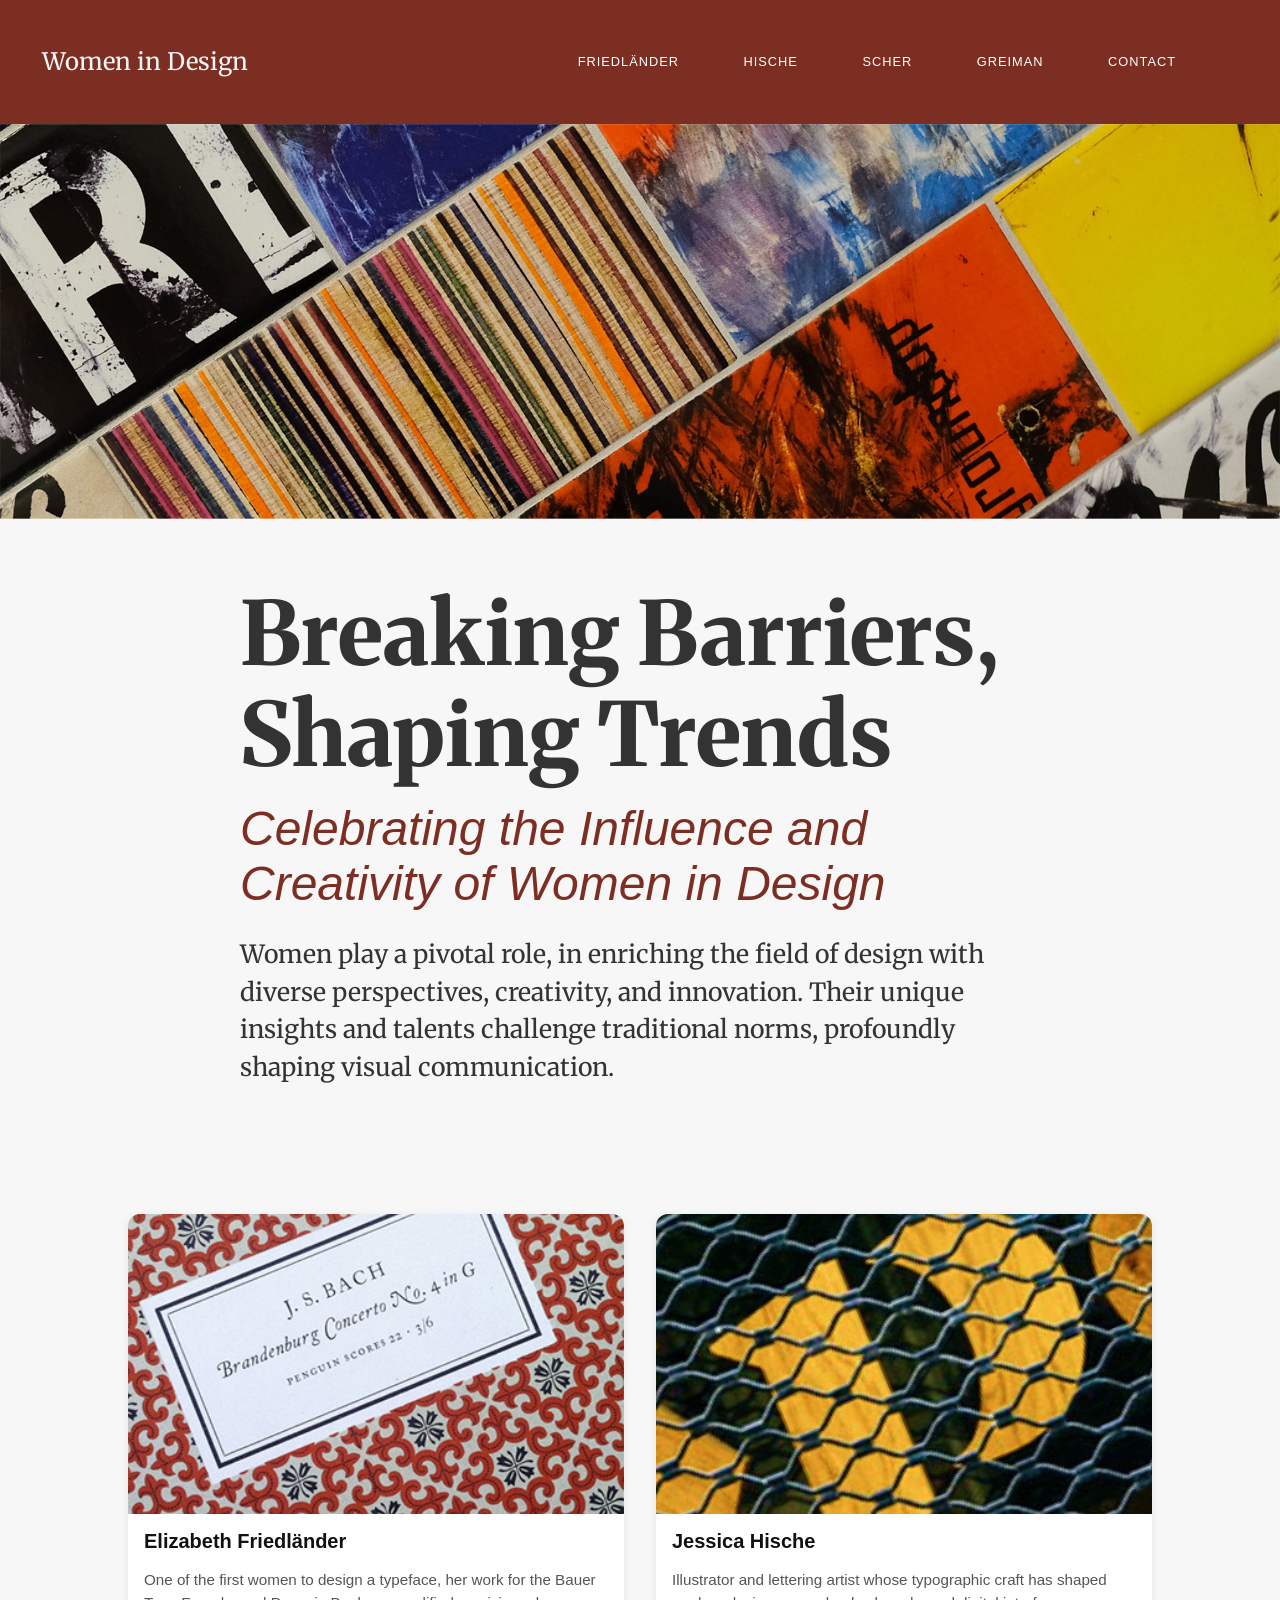
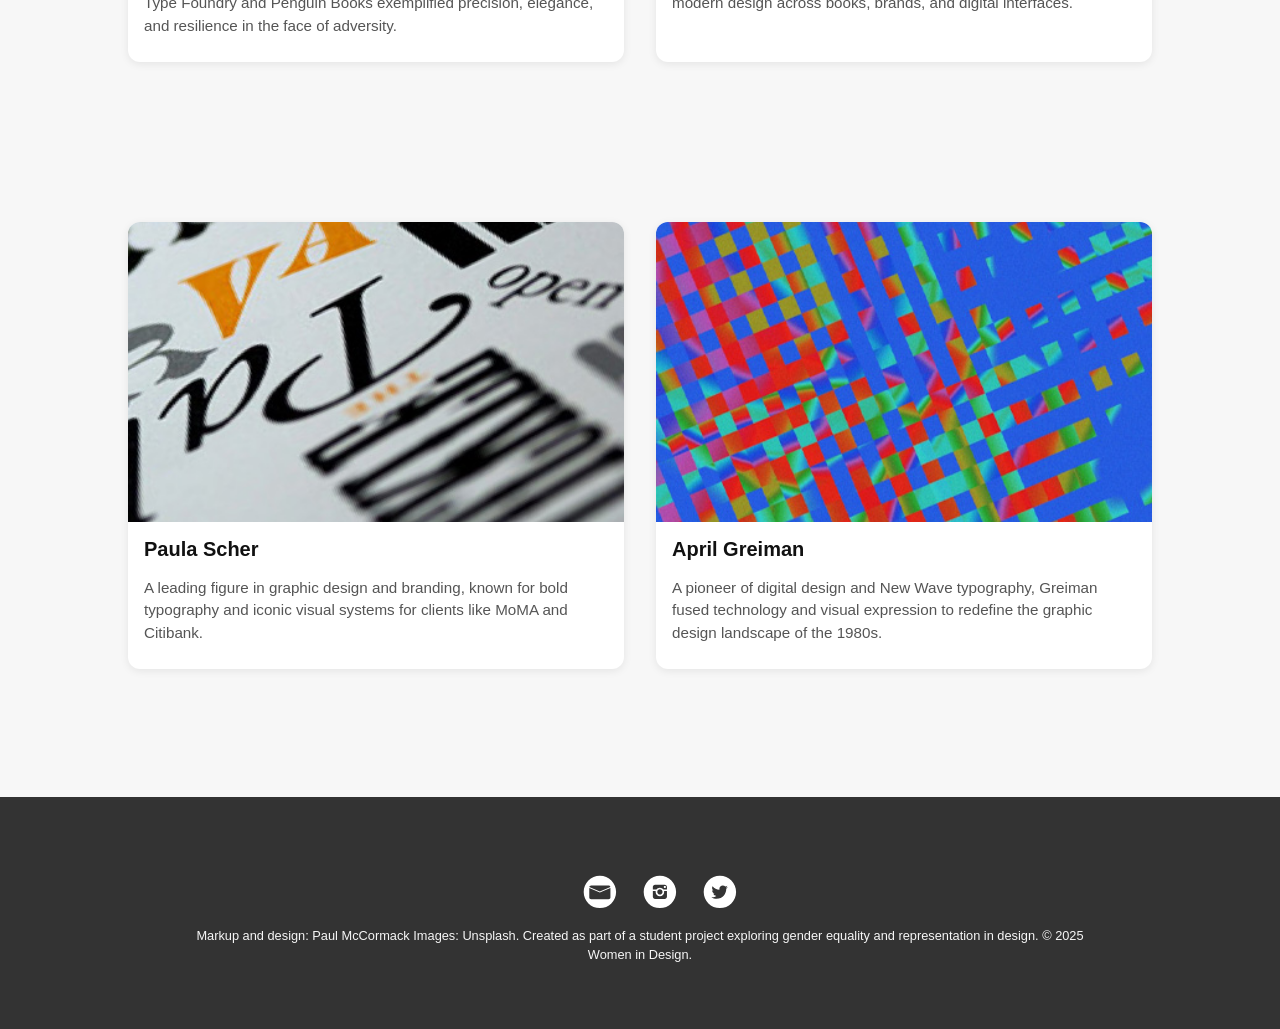
<file: index.html>
<!DOCTYPE html>
<html lang="en-GB">
<head>
    <meta charset="utf-8">
    <meta name="author" content="Paul McCormack">
    <title>Women in Design</title>
    <meta name="viewport" content="width=device-width, initial-scale=1">

<!-- The line below links our typefeces to this HTML page  -->
<link rel="preconnect" href="https://fonts.googleapis.com">
<link rel="preconnect" href="https://fonts.gstatic.com" crossorigin>
<link href="https://fonts.googleapis.com/css2?family=Fira+Sans:ital,wght@0,400;0,700;1,400&family=Merriweather:ital,wght@0,400;0,700;1,400&display=swap" rel="stylesheet">

    <!-- The line below links our CSS file to this HTML page  -->
    <link href="css/normalize.css" type="text/css" rel="stylesheet" >
    <link href="css/style.css" type="text/css" rel="stylesheet" >
    <link href="css/connections.css" type="text/css" rel="stylesheet" >
    <link href="css/grid.css" type="text/css" rel="stylesheet" >
</head>

<body>
<div class="responsivenav" >
    <div id="logo">
        <!-- Your logo/name goes here -->
        <p>Women in Design</p>
    </div>
    <nav>
        <ul>
          <!--<li class="logo"><a href="index.html">Women in Design</a></li>-->
          <li><a href="#fried">Friedländer</a></li>
          <li><a href="#hische">Hische</a></li>
          <li><a href="#scher">Scher</a></li>
          <li><a href="april_greiman.html">Greiman</a></li>
          <li><a href="#contact"> Contact</a></li>
        </ul>
    </nav>
</div>
    </header>
     <img src="img/top.jpg" alt="Opening image showing images of texture and abstract typography" class="topimg"/>  
 
     <header>
                <h1>Breaking Barriers, Shaping Trends</h1>
                <h2>Celebrating the Influence and Creativity of Women in Design</h2>
                    <p><span class="leader">Women play a pivotal role</span>, in enriching the field of design with diverse perspectives, creativity, and innovation. Their unique insights and talents challenge traditional norms, profoundly shaping visual communication. </p>
     </header>


  <section id="designers" class="designers">

    <article class="designer-card">
      <img src="img/friedlander.jpg" alt="Portrait of Elizabeth Friedländer">
      <h3>Elizabeth Friedländer</h3>
      <p>One of the first women to design a typeface, her work for the Bauer Type Foundry and Penguin Books exemplified precision, elegance, and resilience in the face of adversity.</p>
    </article>

    <article class="designer-card">
      <img src="img/hische.jpg" alt="Portrait of Jessica Hische">
      <h3>Jessica Hische</h3>
      <p>Illustrator and lettering artist whose typographic craft has shaped modern design across books, brands, and digital interfaces.</p>
    </article>

    <article class="designer-card">
      <img src="img/scher.jpg" alt="Portrait of Paula Scher">
      <h3>Paula Scher</h3>
      <p>A leading figure in graphic design and branding, known for bold typography and iconic visual systems for clients like MoMA and Citibank.</p>
    </article>

    <a href="april_greiman.html">
    <article class="designer-card">
      <img src="img/greiman.jpg" alt="Portrait of April Greiman">
      <h3>April Greiman</h3>
      <p>A pioneer of digital design and New Wave typography, Greiman fused technology and visual expression to redefine the graphic design landscape of the 1980s.</p>
    </article>
  </a>
  </section>

<footer id="contact">
      <ul class="connections">
          <!------------- EMAIL ------------------>
          <li><a href="mailto:p/mccormack@ulster.ac.uk" title="send me an email">
                  <svg width="36" height="36" viewBox="0 0 36 36">
              <g></g>
                    <path  d="M17.902 1.699c-8.949 0-16.203 7.254-16.203 16.203s7.254 16.203 16.203 16.203c8.949 0 16.203-7.254 16.203-16.203 0-8.949-7.254-16.203-16.203-16.203zM9.168 11.487h17.371c0.99 0 1.794 0.699 1.878 1.588l-10.599 4.53-10.532-4.501c0.069-0.903 0.88-1.618 1.881-1.618zM28.434 23.494c0 0.961-0.848 1.739-1.895 1.739h-17.371c-1.047 0-1.895-0.778-1.895-1.739v-9.566l10.558 4.511 0.008-0.013 10.595-4.529v9.597z" fill="#fff"/>
                </svg>
                </a>
                </li>
            <li><a href="https://www.instagram.com/ixdbelfast/" title="Visit the IxD Belfast Instagram account" >
              <svg width="36" height="36" viewBox="0 0 36 36">
              <g></g>
                 <path d="M17.903 1.699c-8.949 0-16.204 7.254-16.204 16.203s7.254 16.203 16.204 16.203c8.948 0 16.203-7.254 16.203-16.203 0-8.949-7.254-16.203-16.203-16.203zM24.957 22.747c0 1.218-0.992 2.206-2.207 2.206h-9.694c-1.221 0-2.207-0.989-2.207-2.206v-5.667h2.87c-0.059 0.267-0.081 0.535-0.081 0.819 0 2.357 1.901 4.26 4.264 4.26 2.352 0 4.263-1.903 4.263-4.26 0-0.284-0.027-0.553-0.080-0.819h2.872v5.667zM15.277 17.899c0-1.451 1.177-2.629 2.624-2.629 1.451 0 2.621 1.177 2.621 2.629 0 1.458-1.17 2.625-2.621 2.625-1.446 0-2.624-1.168-2.624-2.625zM24.957 15.437h-3.572c-0.769-1.089-2.049-1.803-3.484-1.803-1.438 0-2.707 0.713-3.487 1.803h-3.566v-2.385c0-1.22 0.986-2.2 2.207-2.2h9.693c1.216 0 2.207 0.981 2.207 2.2v2.385z" fill="#fff" />
                 <path d="M23.438 11.995h-1.185c-0.215 0-0.399 0.174-0.399 0.39v1.182c0 0.224 0.183 0.399 0.399 0.399h1.185c0.21 0 0.393-0.176 0.393-0.399v-1.182c0-0.216-0.181-0.39-0.393-0.39z" fill="#fff" />
               </svg>
               </a>
                 </li>
          <li><a href="https://twitter.com/eleventhirty" title="Follow me on Twitter">
                    <svg width="36" height="36" viewBox="0 0 36 36">
                    <g></g>
                       <path  d="M17.9,1.7C9,1.7,1.7,9,1.7,17.9S9,34.1,17.9,34.1c8.9,0,16.2-7.3,16.2-16.2S26.9,1.7,17.9,1.7z M24.2,14.8
                       c0,0.1,0,0.3,0,0.4c0,4.4-3.4,9.6-9.6,9.6c-1.9,0-3.7-0.5-5.2-1.5c0.3,0,0.5,0,0.8,0c1.6,0,3-0.5,4.2-1.4c-1.5,0-2.7-1-3.1-2.3
                       c0.2,0,0.4,0.1,0.6,0.1c0.3,0,0.6,0,0.9-0.1c-1.5-0.3-2.7-1.7-2.7-3.3v0c0.4,0.2,1,0.4,1.5,0.4c-0.9-0.6-1.5-1.6-1.5-2.8
                       c0-0.6,0.2-1.2,0.5-1.7c1.7,2,4.1,3.4,6.9,3.5c-0.1-0.2-0.1-0.5-0.1-0.8c0-1.9,1.5-3.4,3.4-3.4c1,0,1.8,0.4,2.5,1.1
                       c0.8-0.2,1.5-0.4,2.1-0.8c-0.3,0.8-0.8,1.4-1.5,1.9c0.7-0.1,1.3-0.3,1.9-0.5C25.4,13.7,24.9,14.3,24.2,14.8L24.2,14.8z" fill="#fff"/>
                     </svg>
                     </a>
                 </li>
            </ul>
    <p>Markup and design: Paul McCormack Images: Unsplash. Created as part of a student project exploring gender equality and representation in design. © 2025 Women in Design.</p>
</footer>

</body>
</html>
</file>
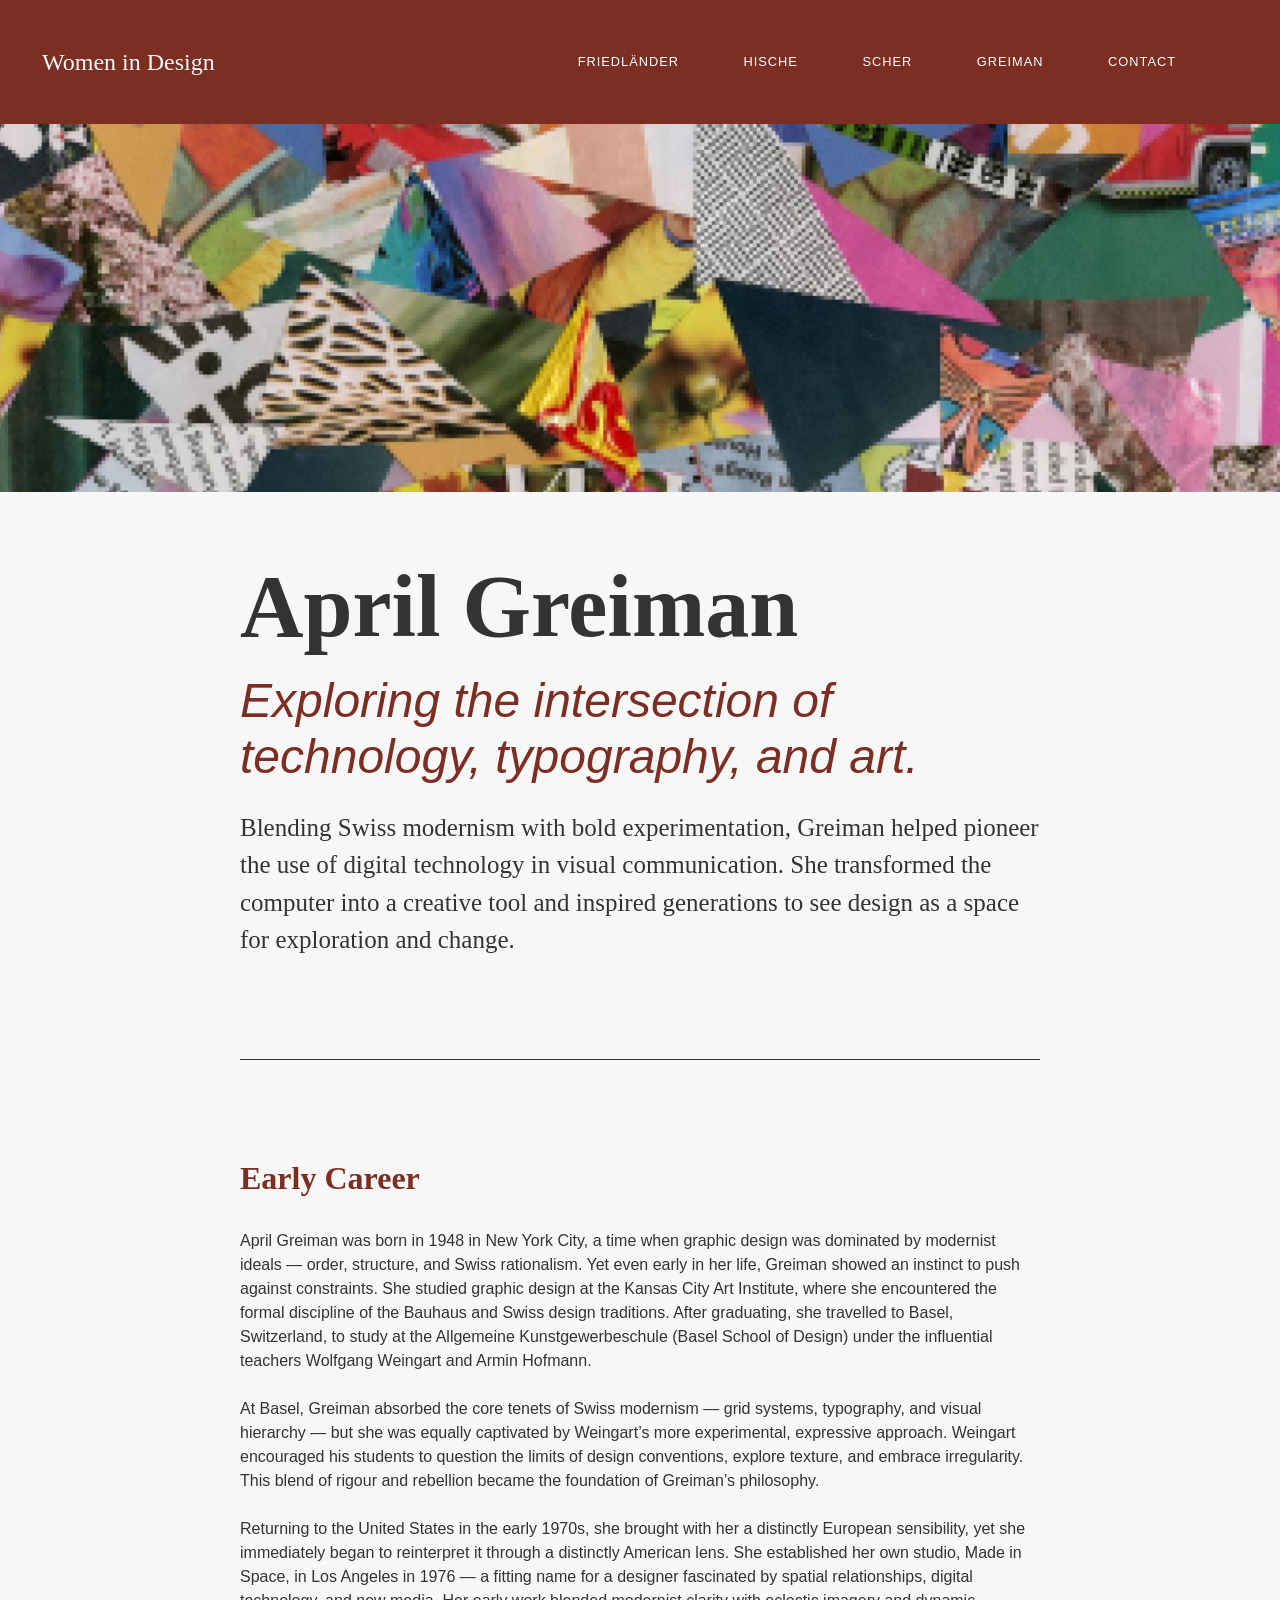
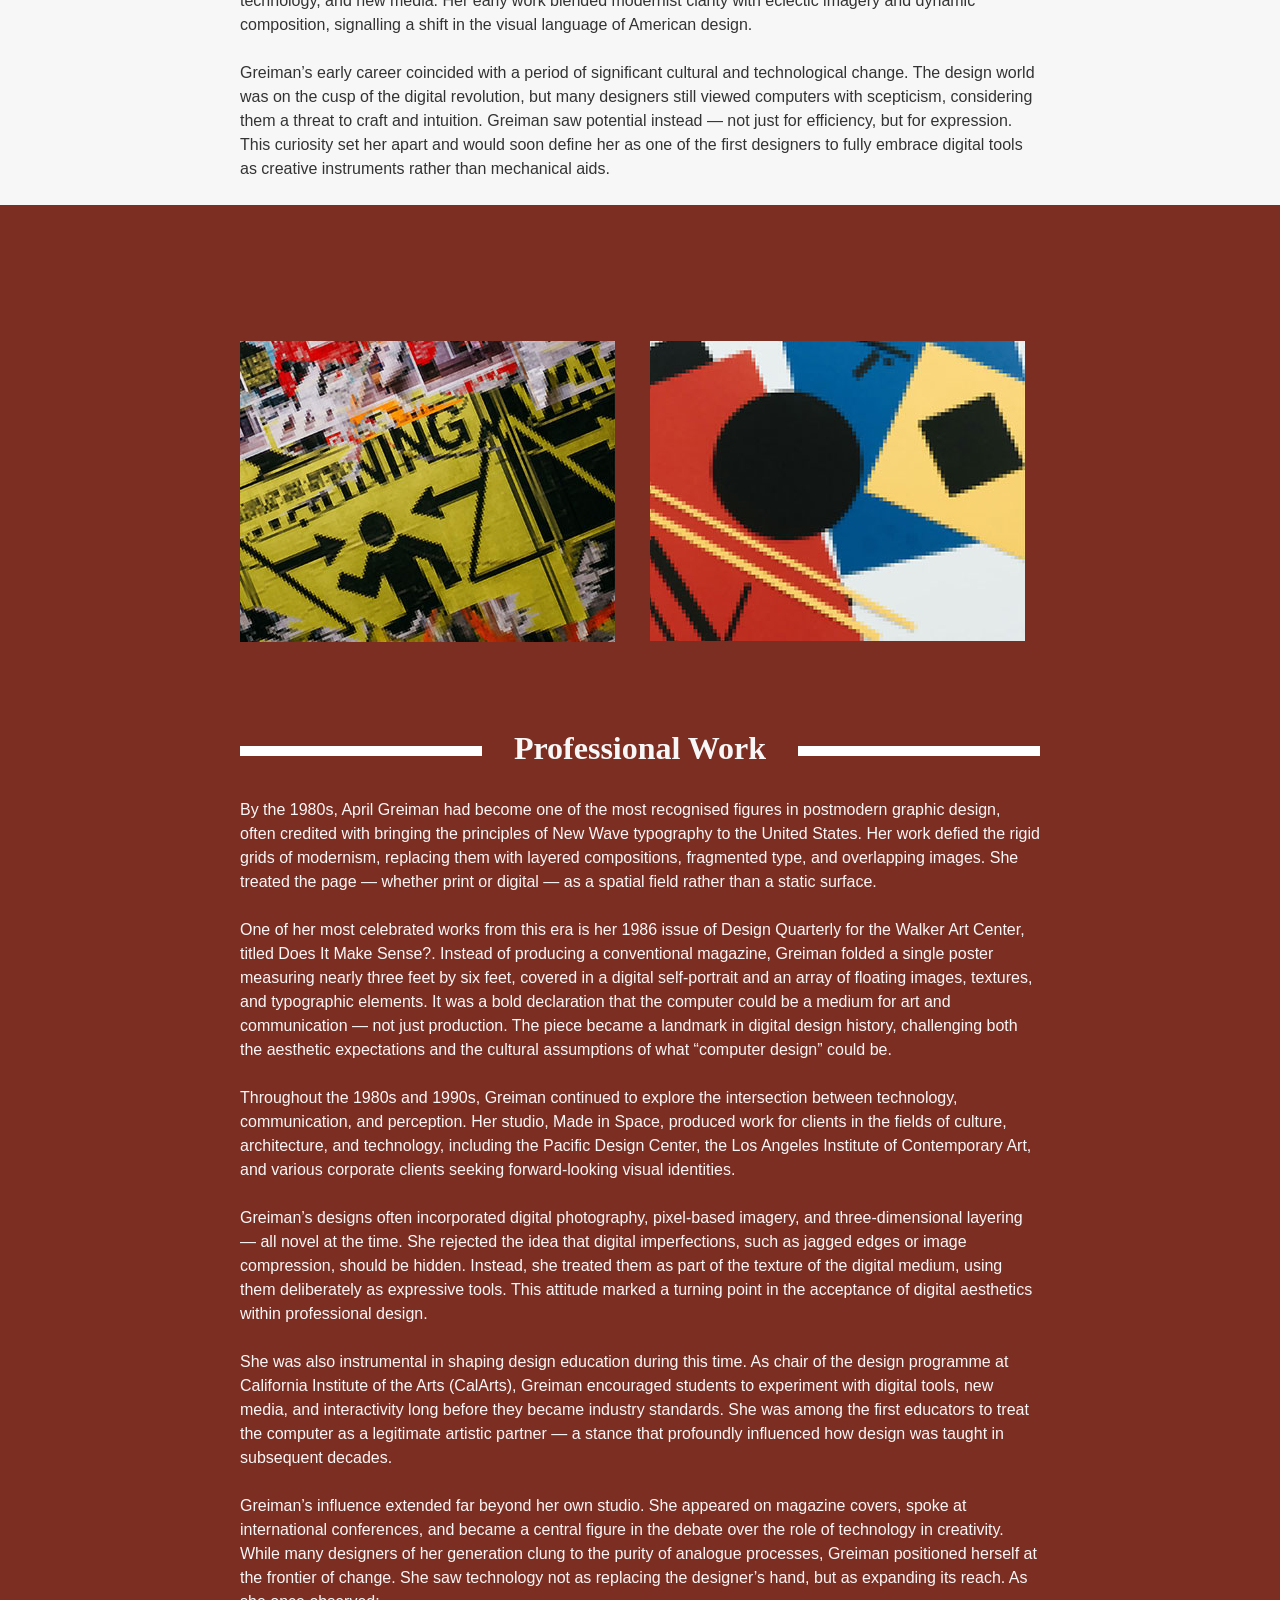
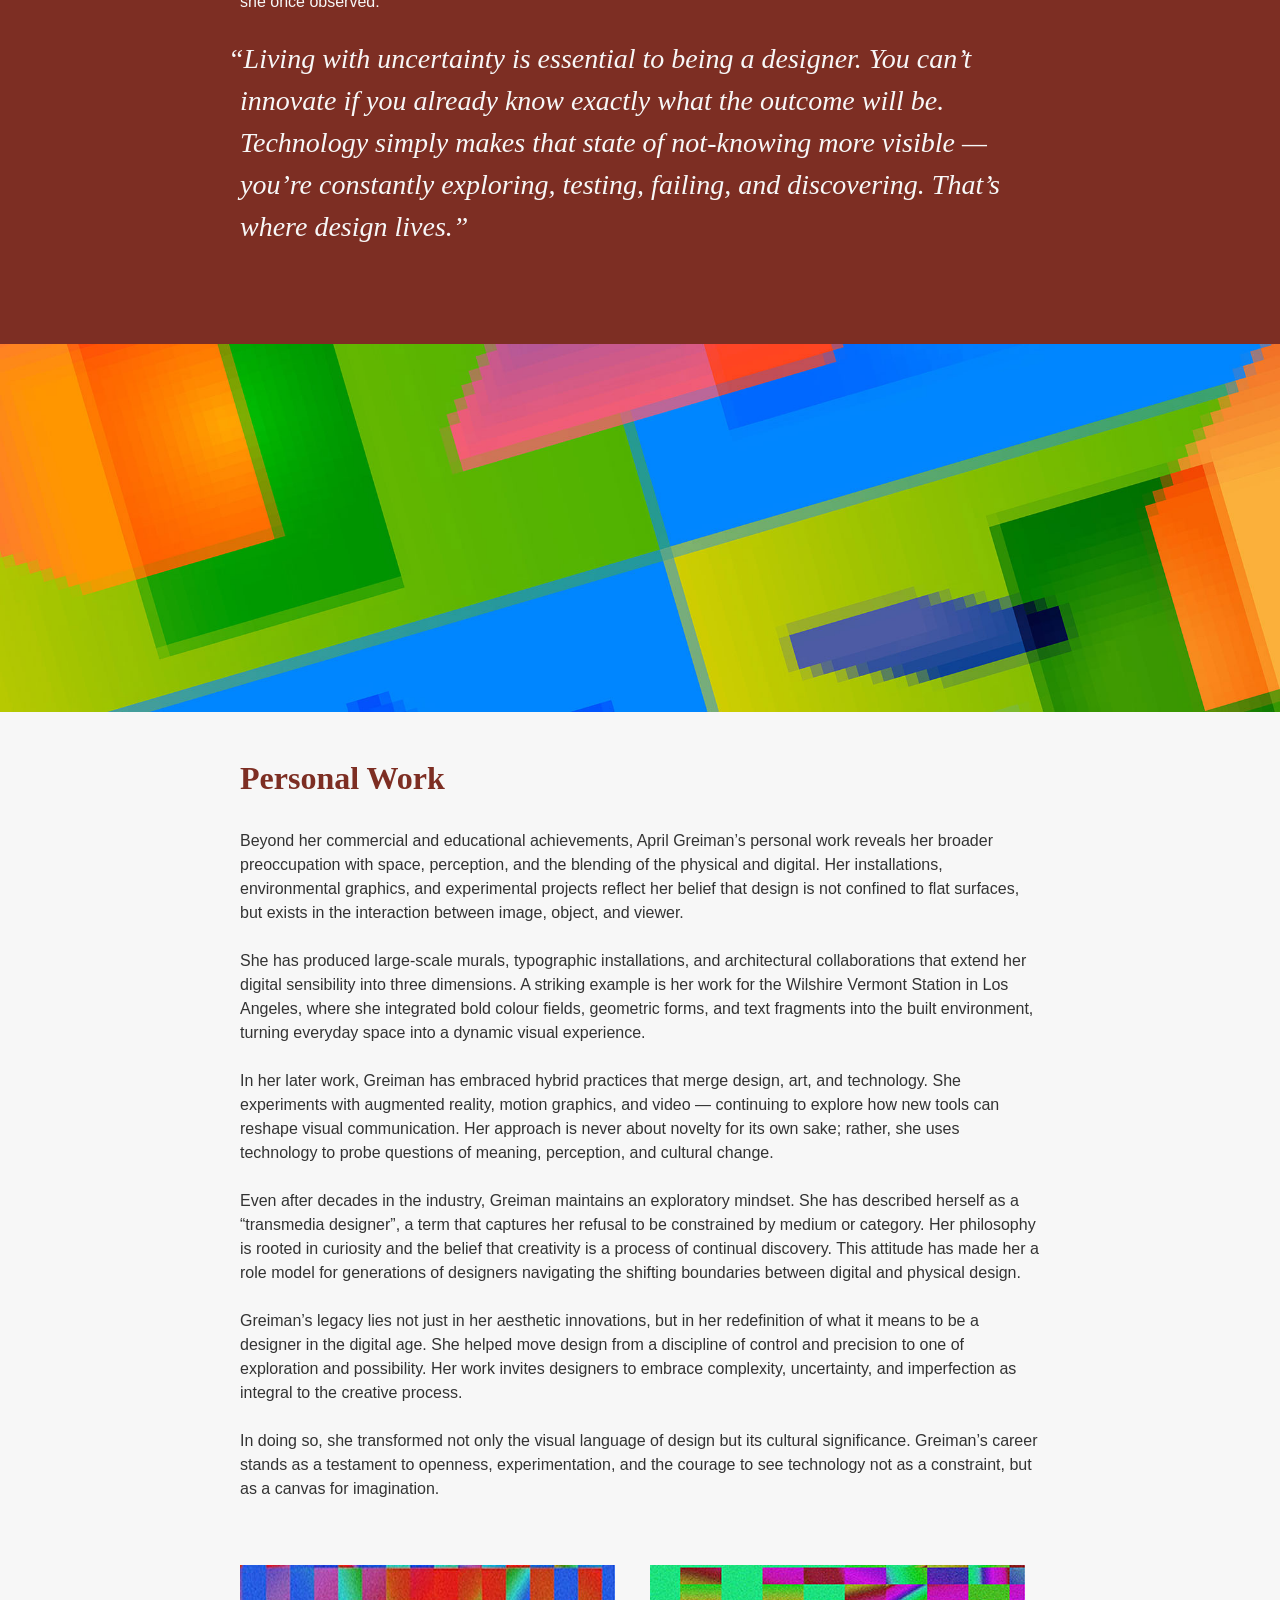
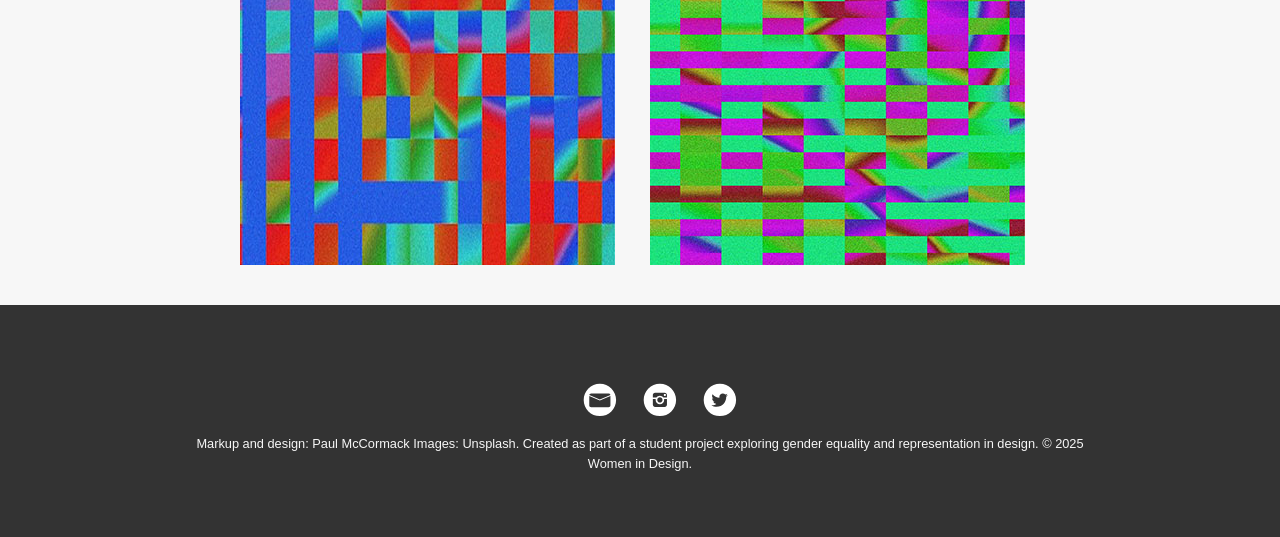
<file: april_greiman.html>
<!DOCTYPE html>
<html lang="en">
<head>
<meta charset="UTF-8">
   <title>April Greiman</title>

    <!-- The line below links our CSS file to this HTML page  -->
    <link href="css/normalize.css" type="text/css" rel="stylesheet" >
    <link href="css/style.css" type="text/css" rel="stylesheet" >
    <link href="css/connections.css" type="text/css" rel="stylesheet" >
    <link href="css/grid.css" type="text/css" rel="stylesheet" >
</head>

<body>
<div class="responsivenav" >
    <div id="logo">
        <!-- Your logo/name goes here -->
        <p><a href="index.html">Women in Design</a></p>
    </div>
    <nav>
        <ul>
          <!--<li class="logo"><a href="index.html">Women in Design</a></li>-->
          <li><a href="#fried">Friedländer</a></li>
          <li><a href="#hische">Hische</a></li>
          <li><a href="#scher">Scher</a></li>
          <li><a href="april_greiman.html">Greiman</a></li>
          <li><a href="#contact"> Contact</a></li>
        </ul>
    </nav>
</div>
     <img src="img/grieman_header.jpg" alt="Opening image showing images of texture and abstract typography" class="topimg"/>  
    <header>
    <h1>April Greiman</h1>

<h2>Exploring the intersection of technology, typography, and art.</h2>

        <p>Blending Swiss modernism with bold experimentation, Greiman helped pioneer the use of digital technology in visual communication. She transformed the computer into a creative tool and inspired generations to see design as a space for exploration and change.</p>
</header>

<section><hr>
<h2>Early Career</h2>
     <p>April Greiman was born in 1948 in New York City, a time when graphic design was dominated by modernist ideals — order, structure, and Swiss rationalism. Yet even early in her life, Greiman showed an instinct to push against constraints. She studied graphic design at the Kansas City Art Institute, where she encountered the formal discipline of the Bauhaus and Swiss design traditions. After graduating, she travelled to Basel, Switzerland, to study at the Allgemeine Kunstgewerbeschule (Basel School of Design) under the influential teachers Wolfgang Weingart and Armin Hofmann.</p>

    <p>At Basel, Greiman absorbed the core tenets of Swiss modernism — grid systems, typography, and visual hierarchy — but she was equally captivated by Weingart’s more experimental, expressive approach. Weingart encouraged his students to question the limits of design conventions, explore texture, and embrace irregularity. This blend of rigour and rebellion became the foundation of Greiman’s philosophy.</p>

    <p>Returning to the United States in the early 1970s, she brought with her a distinctly European sensibility, yet she immediately began to reinterpret it through a distinctly American lens. She established her own studio, Made in Space, in Los Angeles in 1976 — a fitting name for a designer fascinated by spatial relationships, digital technology, and new media. Her early work blended modernist clarity with eclectic imagery and dynamic composition, signalling a shift in the visual language of American design.</p>

    <p>Greiman’s early career coincided with a period of significant cultural and technological change. The design world was on the cusp of the digital revolution, but many designers still viewed computers with scepticism, considering them a threat to craft and intuition. Greiman saw potential instead — not just for efficiency, but for expression. This curiosity set her apart and would soon define her as one of the first designers to fully embrace digital tools as creative instruments rather than mechanical aids.</p>
</section>
<div class="dark serif">
<section>
        <div class="imgsmall">
        <img src="img/work1.jpg" alt="Not images of Paula Schers work"/>
        <img src="img/work2.jpg" alt="Not images of Paula Schers work"/> 
        </div>
<h2 class="lined">Professional Work</h2>
    <p>By the 1980s, April Greiman had become one of the most recognised figures in postmodern graphic design, often credited with bringing the principles of New Wave typography to the United States. Her work defied the rigid grids of modernism, replacing them with layered compositions, fragmented type, and overlapping images. She treated the page — whether print or digital — as a spatial field rather than a static surface.</p>

    <p>One of her most celebrated works from this era is her 1986 issue of Design Quarterly for the Walker Art Center, titled Does It Make Sense?. Instead of producing a conventional magazine, Greiman folded a single poster measuring nearly three feet by six feet, covered in a digital self-portrait and an array of floating images, textures, and typographic elements. It was a bold declaration that the computer could be a medium for art and communication — not just production. The piece became a landmark in digital design history, challenging both the aesthetic expectations and the cultural assumptions of what “computer design” could be.</p>

    <p>Throughout the 1980s and 1990s, Greiman continued to explore the intersection between technology, communication, and perception. Her studio, Made in Space, produced work for clients in the fields of culture, architecture, and technology, including the Pacific Design Center, the Los Angeles Institute of Contemporary Art, and various corporate clients seeking forward-looking visual identities.</p>

    <p>Greiman’s designs often incorporated digital photography, pixel-based imagery, and three-dimensional layering — all novel at the time. She rejected the idea that digital imperfections, such as jagged edges or image compression, should be hidden. Instead, she treated them as part of the texture of the digital medium, using them deliberately as expressive tools. This attitude marked a turning point in the acceptance of digital aesthetics within professional design.</p>

    <p>She was also instrumental in shaping design education during this time. As chair of the design programme at California Institute of the Arts (CalArts), Greiman encouraged students to experiment with digital tools, new media, and interactivity long before they became industry standards. She was among the first educators to treat the computer as a legitimate artistic partner — a stance that profoundly influenced how design was taught in subsequent decades.</p>

    <p>Greiman’s influence extended far beyond her own studio. She appeared on magazine covers, spoke at international conferences, and became a central figure in the debate over the role of technology in creativity. While many designers of her generation clung to the purity of analogue processes, Greiman positioned herself at the frontier of change. She saw technology not as replacing the designer’s hand, but as expanding its reach. As she once observed:</p>

    <blockquote>“Living with uncertainty is essential to being a designer. You can’t innovate if you already know exactly what the outcome will be. Technology simply makes that state of not-knowing more visible — you’re constantly exploring, testing, failing, and discovering. That’s where design lives.”</blockquote>
</section>
</div>

     <img src="img/greiman_wide.jpg" alt="Opening image showing images of texture and abstract typography"/>  

<section>

<h2>Personal Work</h2>

    <p>Beyond her commercial and educational achievements, April Greiman’s personal work reveals her broader preoccupation with space, perception, and the blending of the physical and digital. Her installations, environmental graphics, and experimental projects reflect her belief that design is not confined to flat surfaces, but exists in the interaction between image, object, and viewer.</p>

    
    <p>She has produced large-scale murals, typographic installations, and architectural collaborations that extend her digital sensibility into three dimensions. A striking example is her work for the Wilshire Vermont Station in Los Angeles, where she integrated bold colour fields, geometric forms, and text fragments into the built environment, turning everyday space into a dynamic visual experience.</p>

    <p>In her later work, Greiman has embraced hybrid practices that merge design, art, and technology. She experiments with augmented reality, motion graphics, and video — continuing to explore how new tools can reshape visual communication. Her approach is never about novelty for its own sake; rather, she uses technology to probe questions of meaning, perception, and cultural change.</p>

    <p>Even after decades in the industry, Greiman maintains an exploratory mindset. She has described herself as a “transmedia designer”, a term that captures her refusal to be constrained by medium or category. Her philosophy is rooted in curiosity and the belief that creativity is a process of continual discovery. This attitude has made her a role model for generations of designers navigating the shifting boundaries between digital and physical design.</p>

    <p>Greiman’s legacy lies not just in her aesthetic innovations, but in her redefinition of what it means to be a designer in the digital age. She helped move design from a discipline of control and precision to one of exploration and possibility. Her work invites designers to embrace complexity, uncertainty, and imperfection as integral to the creative process.</p>

    <p>In doing so, she transformed not only the visual language of design but its cultural significance. Greiman’s career stands as a testament to openness, experimentation, and the courage to see technology not as a constraint, but as a canvas for imagination.</p>
     <div class="imgsmall">
        <img src="img/work3.jpg" alt="Not images of Paula Schers work"/>
        <img src="img/work4.jpg" alt="Not images of Paula Schers work"/> 
        </div>
</section>
<footer id="contact">
      <ul class="connections">
          <!------------- EMAIL ------------------>
          <li><a href="mailto:p/mccormack@ulster.ac.uk" title="send me an email">
                  <svg width="36" height="36" viewBox="0 0 36 36">
              <g></g>
                    <path  d="M17.902 1.699c-8.949 0-16.203 7.254-16.203 16.203s7.254 16.203 16.203 16.203c8.949 0 16.203-7.254 16.203-16.203 0-8.949-7.254-16.203-16.203-16.203zM9.168 11.487h17.371c0.99 0 1.794 0.699 1.878 1.588l-10.599 4.53-10.532-4.501c0.069-0.903 0.88-1.618 1.881-1.618zM28.434 23.494c0 0.961-0.848 1.739-1.895 1.739h-17.371c-1.047 0-1.895-0.778-1.895-1.739v-9.566l10.558 4.511 0.008-0.013 10.595-4.529v9.597z" fill="#fff"/>
                </svg>
                </a>
                </li>
            <li><a href="https://www.instagram.com/ixdbelfast/" title="Visit the IxD Belfast Instagram account" >
              <svg width="36" height="36" viewBox="0 0 36 36">
              <g></g>
                 <path d="M17.903 1.699c-8.949 0-16.204 7.254-16.204 16.203s7.254 16.203 16.204 16.203c8.948 0 16.203-7.254 16.203-16.203 0-8.949-7.254-16.203-16.203-16.203zM24.957 22.747c0 1.218-0.992 2.206-2.207 2.206h-9.694c-1.221 0-2.207-0.989-2.207-2.206v-5.667h2.87c-0.059 0.267-0.081 0.535-0.081 0.819 0 2.357 1.901 4.26 4.264 4.26 2.352 0 4.263-1.903 4.263-4.26 0-0.284-0.027-0.553-0.080-0.819h2.872v5.667zM15.277 17.899c0-1.451 1.177-2.629 2.624-2.629 1.451 0 2.621 1.177 2.621 2.629 0 1.458-1.17 2.625-2.621 2.625-1.446 0-2.624-1.168-2.624-2.625zM24.957 15.437h-3.572c-0.769-1.089-2.049-1.803-3.484-1.803-1.438 0-2.707 0.713-3.487 1.803h-3.566v-2.385c0-1.22 0.986-2.2 2.207-2.2h9.693c1.216 0 2.207 0.981 2.207 2.2v2.385z" fill="#fff" />
                 <path d="M23.438 11.995h-1.185c-0.215 0-0.399 0.174-0.399 0.39v1.182c0 0.224 0.183 0.399 0.399 0.399h1.185c0.21 0 0.393-0.176 0.393-0.399v-1.182c0-0.216-0.181-0.39-0.393-0.39z" fill="#fff" />
               </svg>
               </a>
                 </li>
          <li><a href="https://twitter.com/eleventhirty" title="Follow me on Twitter">
                    <svg width="36" height="36" viewBox="0 0 36 36">
                    <g></g>
                       <path  d="M17.9,1.7C9,1.7,1.7,9,1.7,17.9S9,34.1,17.9,34.1c8.9,0,16.2-7.3,16.2-16.2S26.9,1.7,17.9,1.7z M24.2,14.8
                       c0,0.1,0,0.3,0,0.4c0,4.4-3.4,9.6-9.6,9.6c-1.9,0-3.7-0.5-5.2-1.5c0.3,0,0.5,0,0.8,0c1.6,0,3-0.5,4.2-1.4c-1.5,0-2.7-1-3.1-2.3
                       c0.2,0,0.4,0.1,0.6,0.1c0.3,0,0.6,0,0.9-0.1c-1.5-0.3-2.7-1.7-2.7-3.3v0c0.4,0.2,1,0.4,1.5,0.4c-0.9-0.6-1.5-1.6-1.5-2.8
                       c0-0.6,0.2-1.2,0.5-1.7c1.7,2,4.1,3.4,6.9,3.5c-0.1-0.2-0.1-0.5-0.1-0.8c0-1.9,1.5-3.4,3.4-3.4c1,0,1.8,0.4,2.5,1.1
                       c0.8-0.2,1.5-0.4,2.1-0.8c-0.3,0.8-0.8,1.4-1.5,1.9c0.7-0.1,1.3-0.3,1.9-0.5C25.4,13.7,24.9,14.3,24.2,14.8L24.2,14.8z" fill="#fff"/>
                     </svg>
                     </a>
                 </li>
            </ul>
    <p>Markup and design: Paul McCormack Images: Unsplash. Created as part of a student project exploring gender equality and representation in design. © 2025 Women in Design.</p>
</footer>

</body>
</html>
</file>
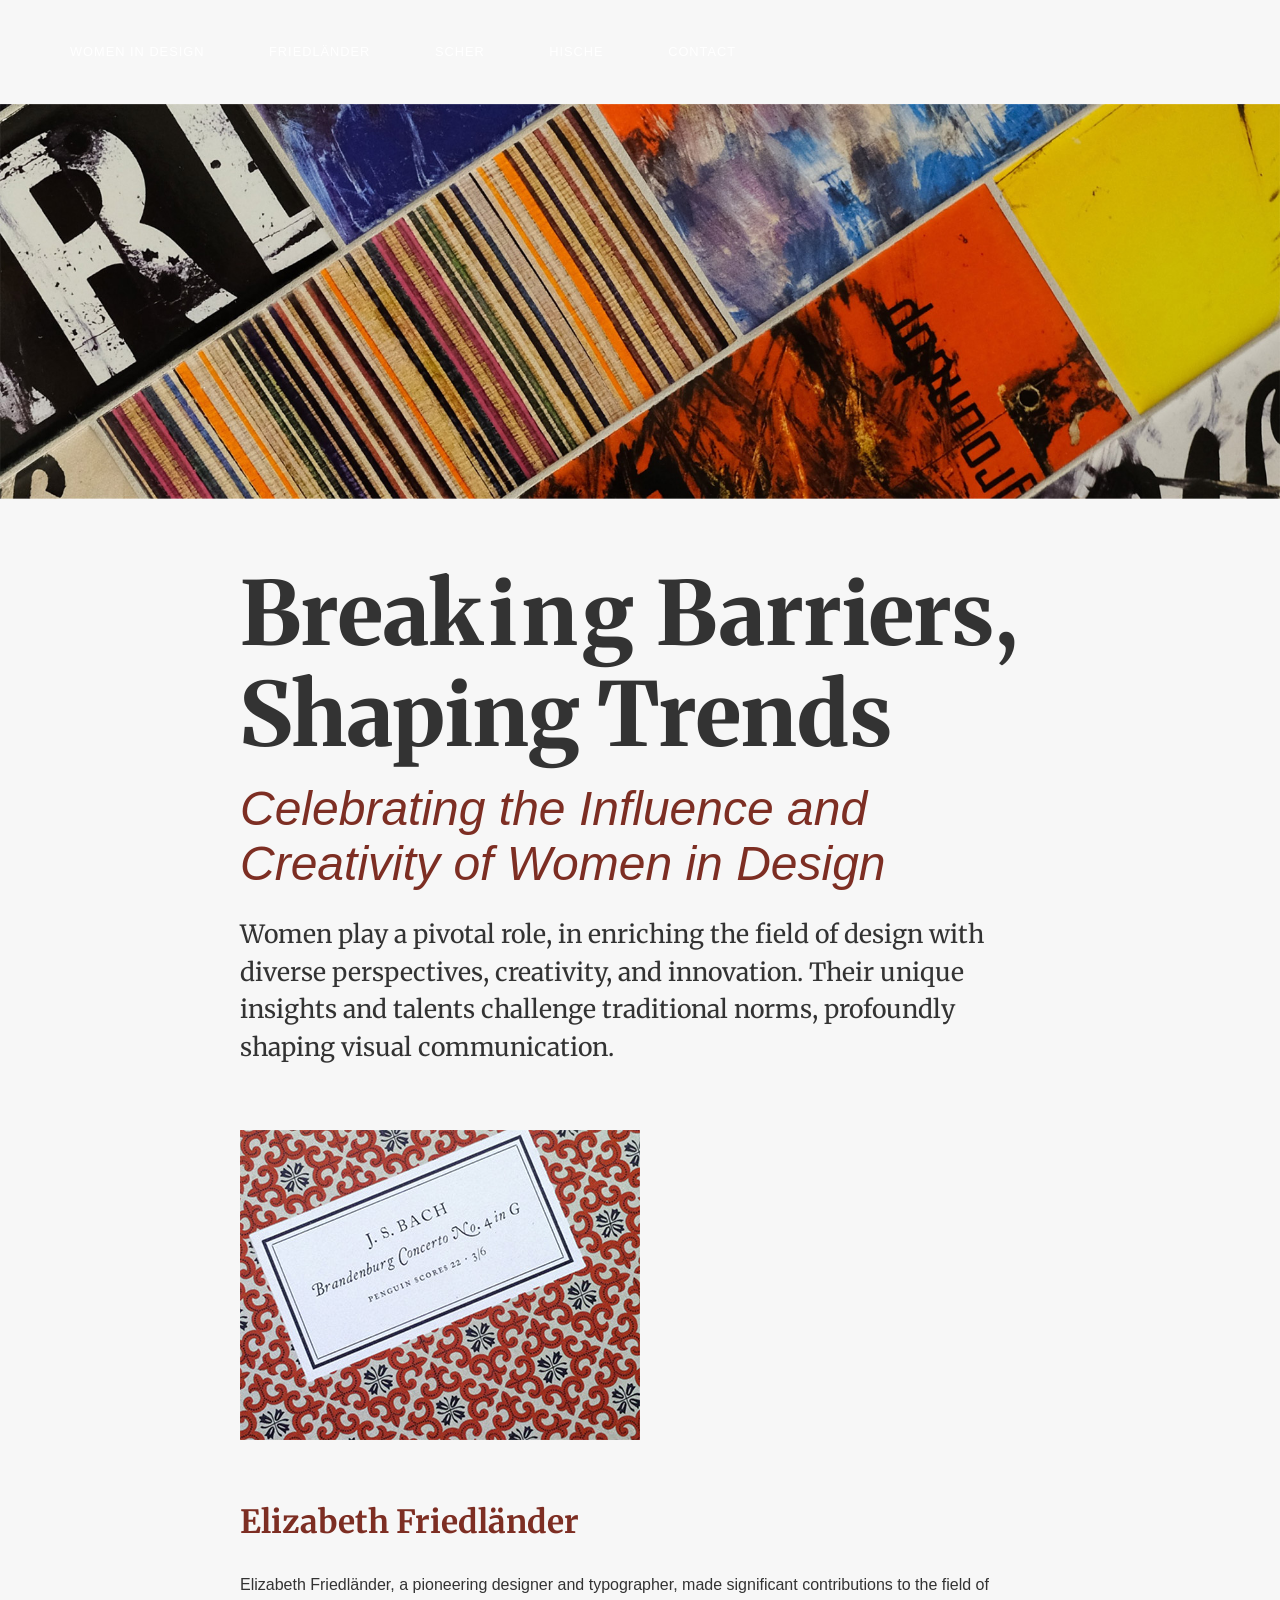
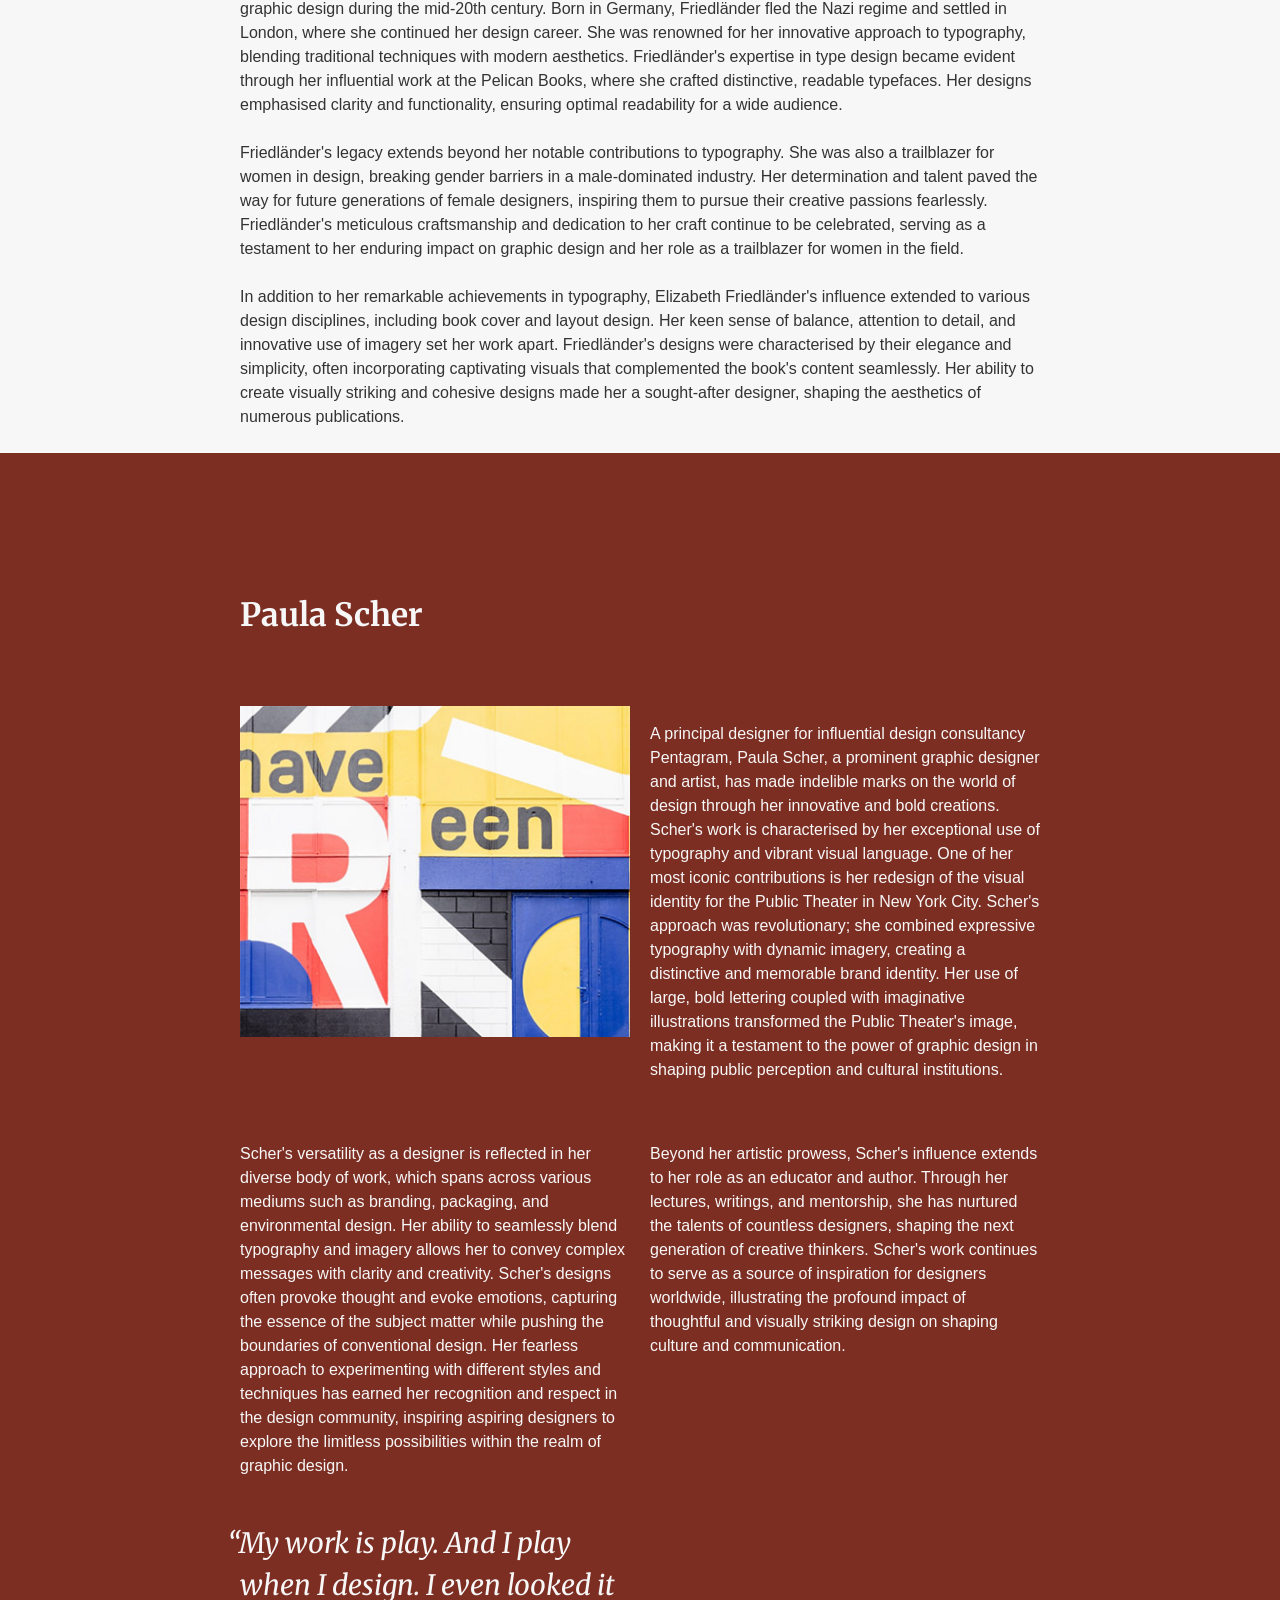
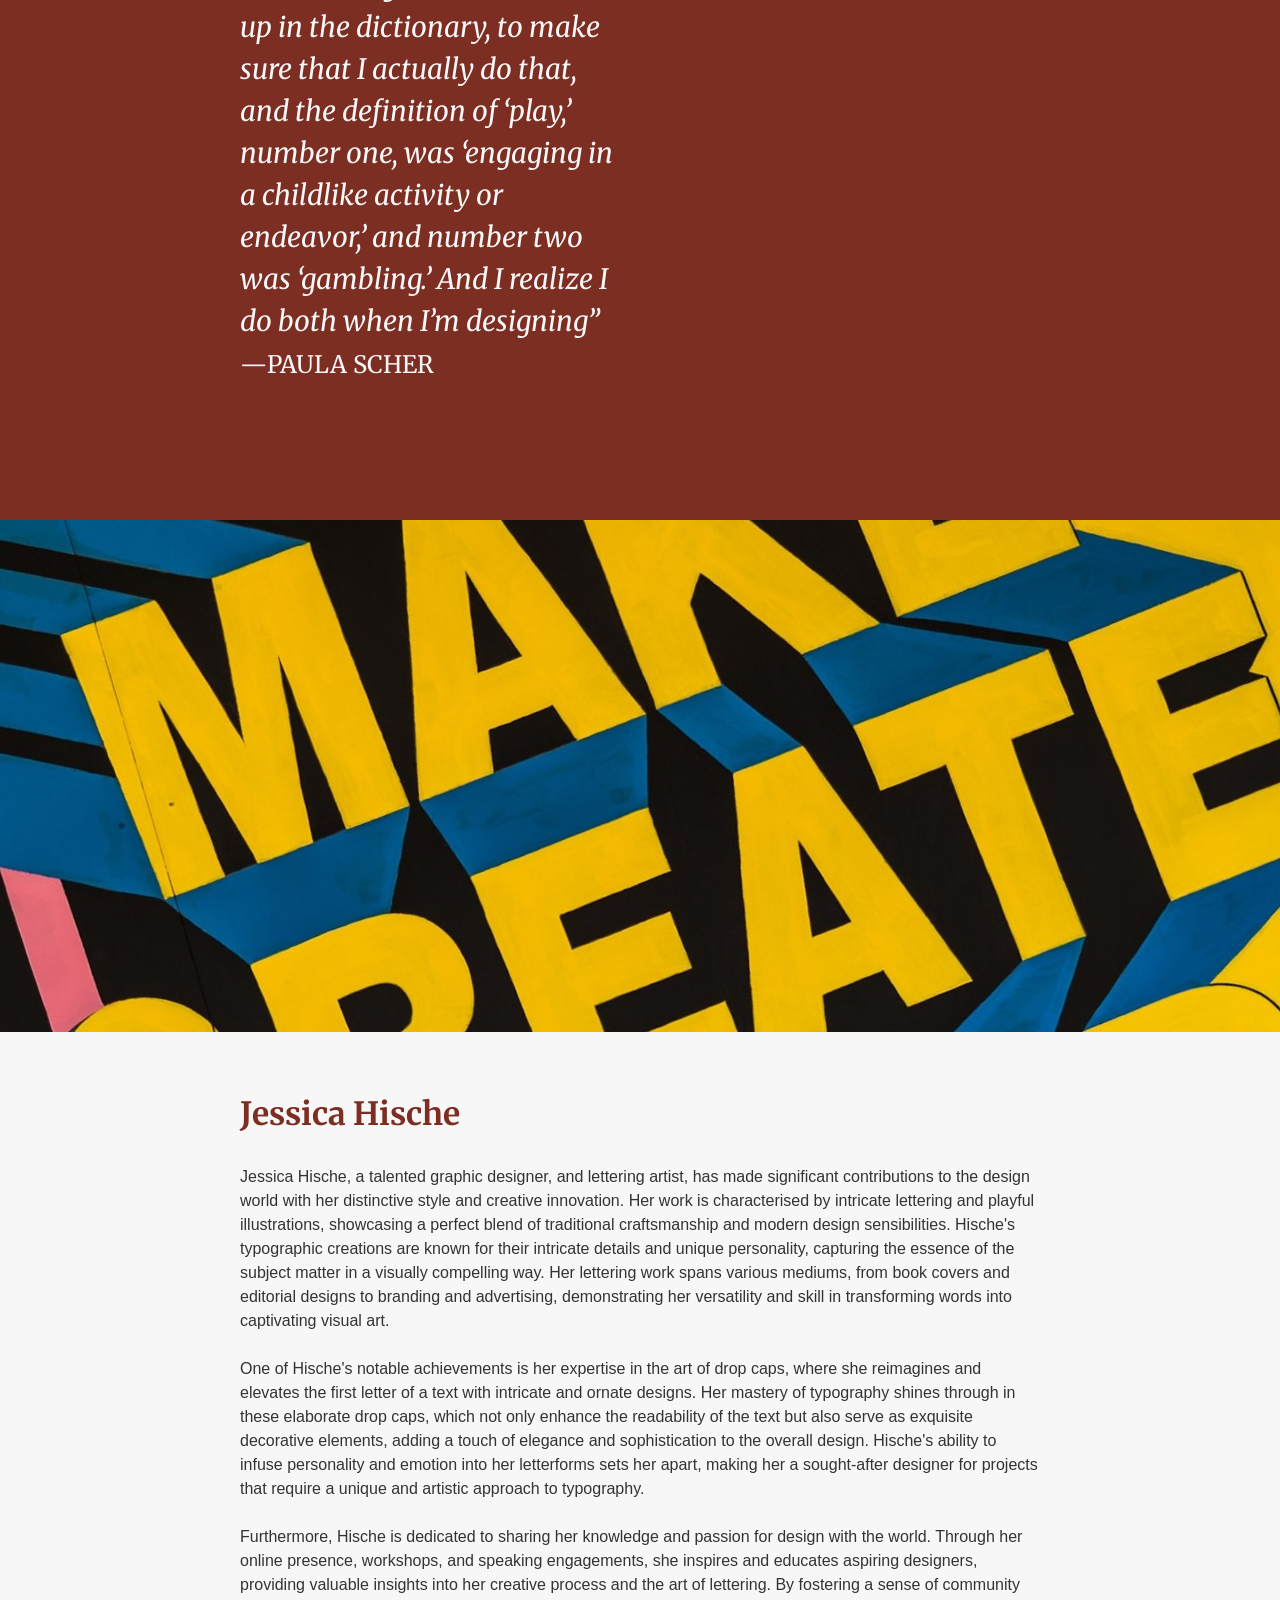
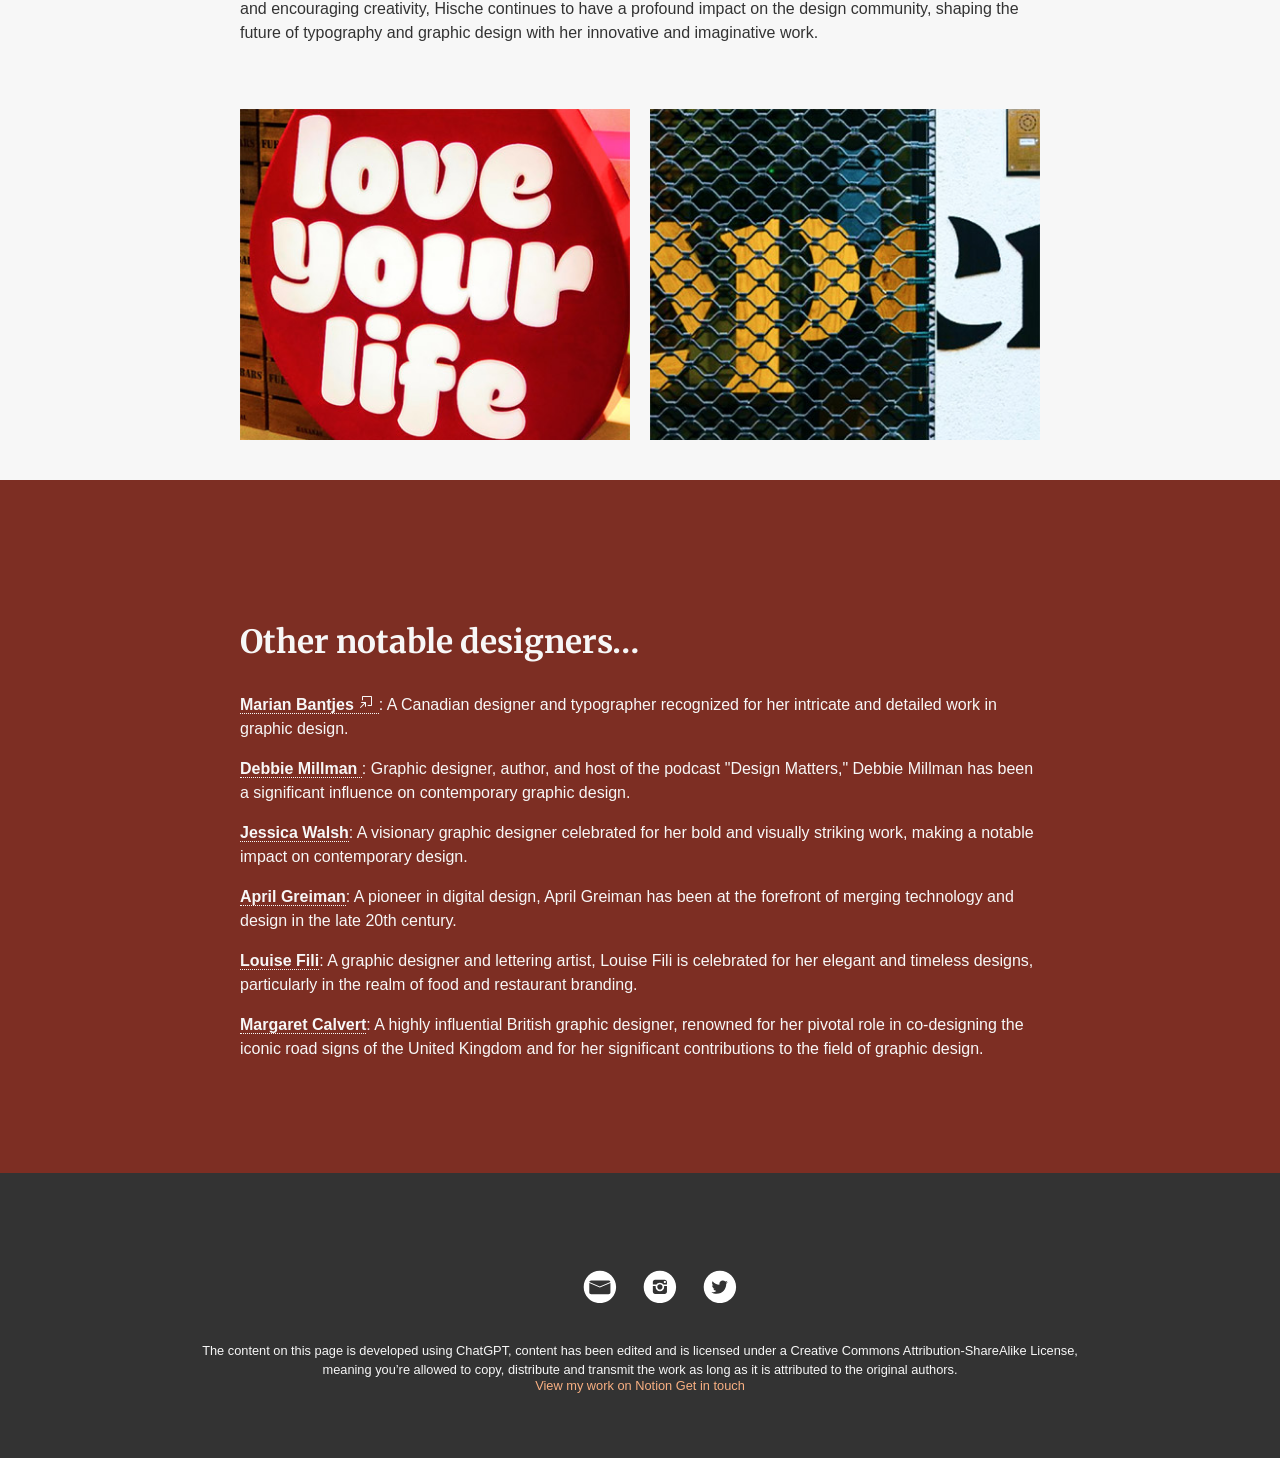
<file: index-four.html>
<!DOCTYPE html>
<html lang="en-GB">
<head>
    <meta charset="utf-8">
    <meta name="author" content="Paul McCormack">
    <title>Women in Design</title>
    <meta name="viewport" content="width=device-width, initial-scale=1">

<!-- The line below links our typefeces to this HTML page  -->
<link rel="preconnect" href="https://fonts.googleapis.com">
<link rel="preconnect" href="https://fonts.gstatic.com" crossorigin>
<link href="https://fonts.googleapis.com/css2?family=Fira+Sans:ital,wght@0,400;0,700;1,400&family=Merriweather:ital,wght@0,400;0,700;1,400&display=swap" rel="stylesheet">

    <!-- The line below links our CSS file to this HTML page  -->
    <link href="css/normalize.css" type="text/css" rel="stylesheet" >
    <link href="css/style.css" type="text/css" rel="stylesheet" >
</head>

<body>
<!--<div class="responsivenav" >
    <div id="logo">
        <!-- Your logo/name goes here 
        <p>Women in Design</p>
    </div> -->
    <nav>
        <ul>
          <li class="logo"><a href="index.html">Women in Design</a></li>
          <li><a href="#fried">Friedländer</a></li>
          <li><a href="#scher">Scher</a></li>
          <li><a href="#hische">Hische</a></li>
          <li><a href="#contact"> Contact</a></li>
        </ul>
    </nav>
</div>
    </header>
     <img src="img/top.jpg" alt="Opening image showing images of texture and abstract typography" class="topimg"/>  
     <header>
            <h1>Brea<span class="kernloose">king</span> Barriers, Shaping Trends</h1>
                <h2>Celebrating the Influence and Creativity of Women in Design</h2>
                    <p><span class="leader">Women play a pivotal role</span>, in enriching the field of design with diverse perspectives, creativity, and innovation. Their unique insights and talents challenge traditional norms, profoundly shaping visual communication. </p>
     </header>
<section>
   <img src="img/friedlander.jpg" alt="A cover image of a Penguin Scores with pattern designer by Elizabeth Friedländer" class="imgbtm"/>
        <h2 id="fried">Elizabeth Friedländer</h2>
            <p><span class="dropcap">E</span>lizabeth Friedländer, a pioneering designer and typographer, made significant contributions to the field of graphic design during the mid-20th century. Born in Germany, Friedländer fled the Nazi regime and settled in London, where she continued her design career. She was renowned for her innovative approach to typography, blending traditional techniques with modern aesthetics. Friedländer's expertise in type design became evident through her influential work at the Pelican Books, where she crafted distinctive, readable typefaces. Her designs emphasised clarity and functionality, ensuring optimal readability for a wide audience.</p>
        </div>
            <p>Friedländer's legacy extends beyond her notable contributions to typography. She was also a trailblazer for women in design, breaking gender barriers in a male-dominated industry. Her determination and talent paved the way for future generations of female designers, inspiring them to pursue their creative passions fearlessly. Friedländer's meticulous craftsmanship and dedication to her craft continue to be celebrated, serving as a testament to her enduring impact on graphic design and her role as a trailblazer for women in the field.</p>

            <p>In addition to her remarkable achievements in typography, Elizabeth Friedländer's influence extended to various design disciplines, including book cover and layout design. Her keen sense of balance, attention to detail, and innovative use of imagery set her work apart. Friedländer's designs were characterised by their elegance and simplicity, often incorporating captivating visuals that complemented the book's content seamlessly. Her ability to create visually striking and cohesive designs made her a sought-after designer, shaping the aesthetics of numerous publications.</p>
</section>
<div class="dark">
    <section>
        <h2 id="scher">Paula Scher</h2>
        <div class="imgsmall">
        <img src="img/scher1.jpg" alt="Not images of Paula Schers work"/>
        
            <p>A principal designer for influential design consultancy Pentagram, Paula Scher, a prominent graphic designer and artist, has made indelible marks on the world of design through her innovative and bold creations. Scher's work is characterised by her exceptional use of typography and vibrant visual language. One of her most iconic contributions is her redesign of the visual identity for the Public Theater in New York City. Scher's approach was revolutionary; she combined expressive typography with dynamic imagery, creating a distinctive and memorable brand identity. Her use of large, bold lettering coupled with imaginative illustrations transformed the Public Theater's image, making it a testament to the power of graphic design in shaping public perception and cultural institutions.</p>

            <p>Scher's versatility as a designer is reflected in her diverse body of work, which spans across various mediums such as branding, packaging, and environmental design. Her ability to seamlessly blend typography and imagery allows her to convey complex messages with clarity and creativity. Scher's designs often provoke thought and evoke emotions, capturing the essence of the subject matter while pushing the boundaries of conventional design. Her fearless approach to experimenting with different styles and techniques has earned her recognition and respect in the design community, inspiring aspiring designers to explore the limitless possibilities within the realm of graphic design.</p>

            <p>Beyond her artistic prowess, Scher's influence extends to her role as an educator and author. Through her lectures, writings, and mentorship, she has nurtured the talents of countless designers, shaping the next generation of creative thinkers. Scher's work continues to serve as a source of inspiration for designers worldwide, illustrating the profound impact of thoughtful and visually striking design on shaping culture and communication.</p>
            <blockquote>
            “My work is play. And I play when I design. I even looked it up in the dictionary, to make sure that I actually do that, and the definition of ‘play,’ number one, was ‘engaging in a childlike activity or endeavor,’ and number two was ‘gambling.’ And I realize I do both when I’m designing”<br>
            <cite>―Paula Scher</cite>
        </blockquote>
    </section>
</div>
<img src="img/hische-main.jpg" alt="Not images of Jessica Hische's work" class="imgbtm"/>
<section>
    <h2 id="hische">Jessica Hische</h2>
        <p>Jessica Hische, a talented graphic designer, and lettering artist, has made significant contributions to the design world with her distinctive style and creative innovation. Her work is characterised by intricate lettering and playful illustrations, showcasing a perfect blend of traditional craftsmanship and modern design sensibilities. Hische's typographic creations are known for their intricate details and unique personality, capturing the essence of the subject matter in a visually compelling way. Her lettering work spans various mediums, from book covers and editorial designs to branding and advertising, demonstrating her versatility and skill in transforming words into captivating visual art.</p>

        <p>One of Hische's notable achievements is her expertise in the art of drop caps, where she reimagines and elevates the first letter of a text with intricate and ornate designs. Her mastery of typography shines through in these elaborate drop caps, which not only enhance the readability of the text but also serve as exquisite decorative elements, adding a touch of elegance and sophistication to the overall design. Hische's ability to infuse personality and emotion into her letterforms sets her apart, making her a sought-after designer for projects that require a unique and artistic approach to typography.</p>

        <p>Furthermore, Hische is dedicated to sharing her knowledge and passion for design with the world. Through her online presence, workshops, and speaking engagements, she inspires and educates aspiring designers, providing valuable insights into her creative process and the art of lettering. By fostering a sense of community and encouraging creativity, Hische continues to have a profound impact on the design community, shaping the future of typography and graphic design with her innovative and imaginative work.</p>
        <div class="imgsmall">
            <img src="img/hische1.jpg" alt="Not images of Jessica Hische's work"/>
            <img src="img/hische2.jpg" alt="Not images of Jessica Hische's work"/> 
        </div>
</section>
<div class="dark">
    <section class="list">
        <h2>Other notable designers…</h2>
        <ul>
            <li><a href="https://bantjes.com/about" target="_blank">Marian Bantjes
               <svg xmlns="http://www.w3.org/2000/svg" width="16" height="16" viewBox="0 0 16 16" fill="none">
                    <path d="M8.00003 8.5V12.5C8.00003 12.6326 7.94736 12.7598 7.85359 12.8536C7.75982 12.9473 7.63264 13 7.50003 13C7.36743 13 7.24025 12.9473 7.14648 12.8536C7.05271 12.7598 7.00003 12.6326 7.00003 12.5V9.7075L2.85378 13.8538C2.80733 13.9002 2.75218 13.9371 2.69148 13.9622C2.63079 13.9873 2.56573 14.0003 2.50003 14.0003C2.43434 14.0003 2.36928 13.9873 2.30859 13.9622C2.24789 13.9371 2.19274 13.9002 2.14628 13.8538C2.09983 13.8073 2.06298 13.7521 2.03784 13.6914C2.0127 13.6308 1.99976 13.5657 1.99976 13.5C1.99976 13.4343 2.0127 13.3692 2.03784 13.3086C2.06298 13.2479 2.09983 13.1927 2.14628 13.1462L6.29253 9H3.50003C3.36743 9 3.24025 8.94732 3.14648 8.85355C3.05271 8.75979 3.00003 8.63261 3.00003 8.5C3.00003 8.36739 3.05271 8.24021 3.14648 8.14645C3.24025 8.05268 3.36743 8 3.50003 8H7.50003C7.63264 8 7.75982 8.05268 7.85359 8.14645C7.94736 8.24021 8.00003 8.36739 8.00003 8.5ZM13 2H5.00003C4.73482 2 4.48046 2.10536 4.29293 2.29289C4.10539 2.48043 4.00003 2.73478 4.00003 3V6C4.00003 6.13261 4.05271 6.25979 4.14648 6.35355C4.24025 6.44732 4.36743 6.5 4.50003 6.5C4.63264 6.5 4.75982 6.44732 4.85359 6.35355C4.94736 6.25979 5.00003 6.13261 5.00003 6V3H13V11H10C9.86743 11 9.74025 11.0527 9.64648 11.1464C9.55271 11.2402 9.50003 11.3674 9.50003 11.5C9.50003 11.6326 9.55271 11.7598 9.64648 11.8536C9.74025 11.9473 9.86743 12 10 12H13C13.2653 12 13.5196 11.8946 13.7071 11.7071C13.8947 11.5196 14 11.2652 14 11V3C14 2.73478 13.8947 2.48043 13.7071 2.29289C13.5196 2.10536 13.2653 2 13 2Z" fill="#F7F7F7"/>
                  </svg>
            </a>: A Canadian designer and typographer recognized for her intricate and detailed work in graphic design.</li>
            <li><a href="https://www.debbiemillman.com" target="_blank">Debbie Millman
            </a>: Graphic designer, author, and host of the podcast "Design Matters," Debbie Millman has been a significant influence on contemporary graphic design.</li>
            <li><a href="https://andwalsh.com" target="_blank">Jessica Walsh</a>: A visionary graphic designer celebrated for her bold and visually striking work, making a notable impact on contemporary design.</li>
            <li><a href="https://www.famousgraphicdesigners.org/april-greiman" target="_blank">April Greiman</a>: A pioneer in digital design, April Greiman has been at the forefront of merging technology and design in the late 20th century.</li>
            <li><a href="https://www.louisefili.com" target="_blank">Louise Fili</a>: A graphic designer and lettering artist, Louise Fili is celebrated for her elegant and timeless designs, particularly in the realm of food and restaurant branding.</li>
            <li><a href="https://www.famousgraphicdesigners.org/margaret-calvert" target="_blank">Margaret Calvert</a>: A highly influential British graphic designer, renowned for her pivotal role in co-designing the iconic road signs of the United Kingdom and for her significant contributions to the field of graphic design.</li>
        </ul>
    </section>
</div>
    <!----------------- FOOTER ------------------>
  <footer id="contact">
    <ul class="connections">

<!------------- EMAIL ------------------>
         <li><a href="mailto:#" title="send me an email">
            <svg width="36" height="36" viewBox="0 0 36 36">
        <g></g>
              <path  d="M17.902 1.699c-8.949 0-16.203 7.254-16.203 16.203s7.254 16.203 16.203 16.203c8.949 0 16.203-7.254 16.203-16.203 0-8.949-7.254-16.203-16.203-16.203zM9.168 11.487h17.371c0.99 0 1.794 0.699 1.878 1.588l-10.599 4.53-10.532-4.501c0.069-0.903 0.88-1.618 1.881-1.618zM28.434 23.494c0 0.961-0.848 1.739-1.895 1.739h-17.371c-1.047 0-1.895-0.778-1.895-1.739v-9.566l10.558 4.511 0.008-0.013 10.595-4.529v9.597z" fill="#fff"/>
          </svg>
          </a>
          </li>
      <li><a href="#" title="Visit the IxD Belfast Instagram account" target="_blank" >
        <svg width="36" height="36" viewBox="0 0 36 36">
        <g></g>
           <path d="M17.903 1.699c-8.949 0-16.204 7.254-16.204 16.203s7.254 16.203 16.204 16.203c8.948 0 16.203-7.254 16.203-16.203 0-8.949-7.254-16.203-16.203-16.203zM24.957 22.747c0 1.218-0.992 2.206-2.207 2.206h-9.694c-1.221 0-2.207-0.989-2.207-2.206v-5.667h2.87c-0.059 0.267-0.081 0.535-0.081 0.819 0 2.357 1.901 4.26 4.264 4.26 2.352 0 4.263-1.903 4.263-4.26 0-0.284-0.027-0.553-0.080-0.819h2.872v5.667zM15.277 17.899c0-1.451 1.177-2.629 2.624-2.629 1.451 0 2.621 1.177 2.621 2.629 0 1.458-1.17 2.625-2.621 2.625-1.446 0-2.624-1.168-2.624-2.625zM24.957 15.437h-3.572c-0.769-1.089-2.049-1.803-3.484-1.803-1.438 0-2.707 0.713-3.487 1.803h-3.566v-2.385c0-1.22 0.986-2.2 2.207-2.2h9.693c1.216 0 2.207 0.981 2.207 2.2v2.385z" fill="#fff" />
           <path d="M23.438 11.995h-1.185c-0.215 0-0.399 0.174-0.399 0.39v1.182c0 0.224 0.183 0.399 0.399 0.399h1.185c0.21 0 0.393-0.176 0.393-0.399v-1.182c0-0.216-0.181-0.39-0.393-0.39z" fill="#fff" />
         </svg>
         </a>
           </li>
<li><a href="#" title="Follow me on Twitter">
              <svg width="36" height="36" viewBox="0 0 36 36">
              <g></g>
                 <path  d="M17.9,1.7C9,1.7,1.7,9,1.7,17.9S9,34.1,17.9,34.1c8.9,0,16.2-7.3,16.2-16.2S26.9,1.7,17.9,1.7z M24.2,14.8
                 c0,0.1,0,0.3,0,0.4c0,4.4-3.4,9.6-9.6,9.6c-1.9,0-3.7-0.5-5.2-1.5c0.3,0,0.5,0,0.8,0c1.6,0,3-0.5,4.2-1.4c-1.5,0-2.7-1-3.1-2.3
                 c0.2,0,0.4,0.1,0.6,0.1c0.3,0,0.6,0,0.9-0.1c-1.5-0.3-2.7-1.7-2.7-3.3v0c0.4,0.2,1,0.4,1.5,0.4c-0.9-0.6-1.5-1.6-1.5-2.8
                 c0-0.6,0.2-1.2,0.5-1.7c1.7,2,4.1,3.4,6.9,3.5c-0.1-0.2-0.1-0.5-0.1-0.8c0-1.9,1.5-3.4,3.4-3.4c1,0,1.8,0.4,2.5,1.1
                 c0.8-0.2,1.5-0.4,2.1-0.8c-0.3,0.8-0.8,1.4-1.5,1.9c0.7-0.1,1.3-0.3,1.9-0.5C25.4,13.7,24.9,14.3,24.2,14.8L24.2,14.8z" fill="#fff"/>
               </svg>
               </a>
           </li>
      </ul>

        <p>The content on this page is developed using ChatGPT, content has been edited and is licensed under a Creative Commons Attribution-ShareAlike License, meaning you’re allowed to copy, distribute and transmit the work as long as it is attributed to the original authors.</p>
        <a href="https://github.com/eleventhirty" target="_blank" title="Take a look at my work.">View my work on Notion</a>
        <a href="mailto:p.mccormack@ulster.ac.uk" title="Feel free to drop me an email.">Get in touch</a>
</footer>
</body>
</html>
</file>
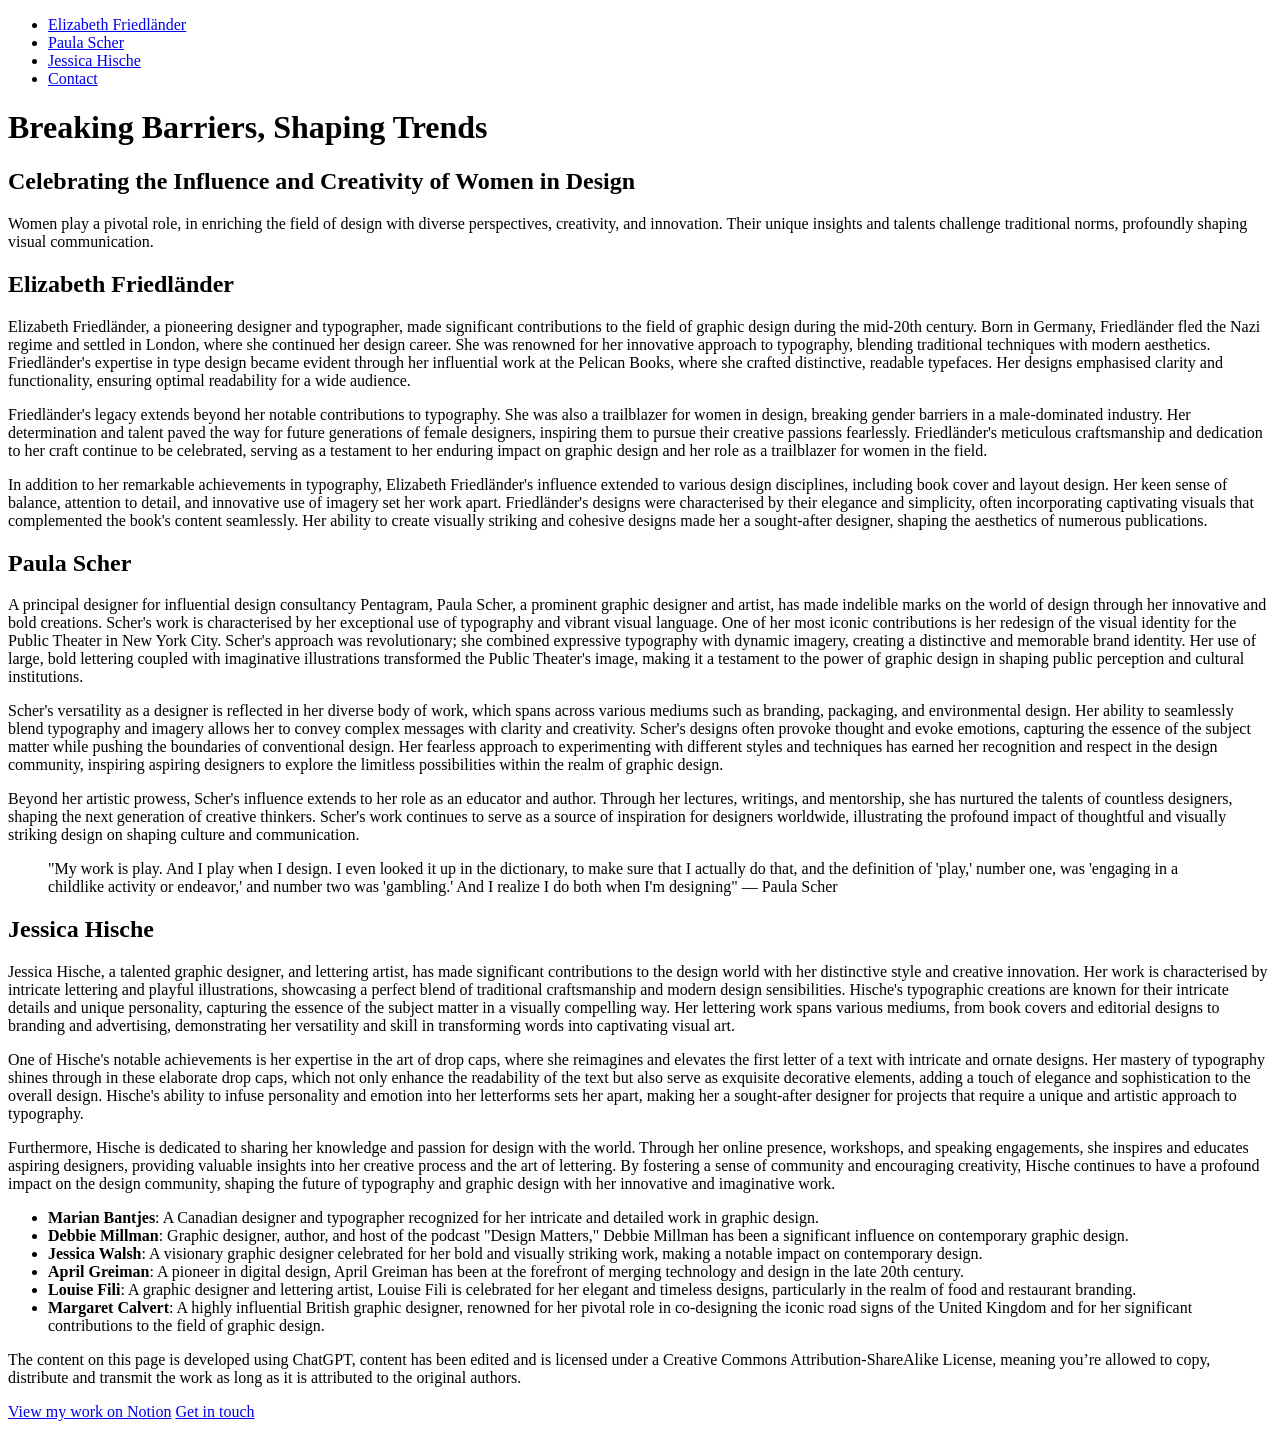
<file: index-one.html>
<!DOCTYPE html>
<html lang="en-GB">
<head>
    <meta charset="utf-8">
    <meta name="author" content="Paul McCormack">
    <title>Women in Design</title>
</head>
<body>
    <nav>
        <ul>
          <li><a href="#fried">Elizabeth Friedländer</a></li>
          <li><a href="#scher">Paula Scher</a></li>
          <li><a href="#hische">Jessica Hische</a></li>
          <li><a href="#contact"> Contact</a></li>
        </ul>
       </nav>
    <header>
         <h1>Breaking Barriers, Shaping Trends</h1>
            <h2>Celebrating the Influence and Creativity of Women in Design</h2>
            <p>Women play a pivotal role, in enriching the field of design with diverse perspectives, creativity, and innovation. Their unique insights and talents challenge traditional norms, profoundly shaping visual communication. </p>
    </header>
<section>
        <h2 id="fried">Elizabeth Friedländer</h2>
            <p>Elizabeth Friedländer, a pioneering designer and typographer, made significant contributions to the field of graphic design during the mid-20th century. Born in Germany, Friedländer fled the Nazi regime and settled in London, where she continued her design career. She was renowned for her innovative approach to typography, blending traditional techniques with modern aesthetics. Friedländer's expertise in type design became evident through her influential work at the Pelican Books, where she crafted distinctive, readable typefaces. Her designs emphasised clarity and functionality, ensuring optimal readability for a wide audience.</p>
            <p>Friedländer's legacy extends beyond her notable contributions to typography. She was also a trailblazer for women in design, breaking gender barriers in a male-dominated industry. Her determination and talent paved the way for future generations of female designers, inspiring them to pursue their creative passions fearlessly. Friedländer's meticulous craftsmanship and dedication to her craft continue to be celebrated, serving as a testament to her enduring impact on graphic design and her role as a trailblazer for women in the field.</p>

            <p>In addition to her remarkable achievements in typography, Elizabeth Friedländer's influence extended to various design disciplines, including book cover and layout design. Her keen sense of balance, attention to detail, and innovative use of imagery set her work apart. Friedländer's designs were characterised by their elegance and simplicity, often incorporating captivating visuals that complemented the book's content seamlessly. Her ability to create visually striking and cohesive designs made her a sought-after designer, shaping the aesthetics of numerous publications.</p>
</section>

<section>
    <h2 id="scher">Paula Scher</h2>
        <p>A principal designer for influential design consultancy Pentagram, Paula Scher, a prominent graphic designer and artist, has made indelible marks on the world of design through her innovative and bold creations. Scher's work is characterised by her exceptional use of typography and vibrant visual language. One of her most iconic contributions is her redesign of the visual identity for the Public Theater in New York City. Scher's approach was revolutionary; she combined expressive typography with dynamic imagery, creating a distinctive and memorable brand identity. Her use of large, bold lettering coupled with imaginative illustrations transformed the Public Theater's image, making it a testament to the power of graphic design in shaping public perception and cultural institutions.</p>

        <p>Scher's versatility as a designer is reflected in her diverse body of work, which spans across various mediums such as branding, packaging, and environmental design. Her ability to seamlessly blend typography and imagery allows her to convey complex messages with clarity and creativity. Scher's designs often provoke thought and evoke emotions, capturing the essence of the subject matter while pushing the boundaries of conventional design. Her fearless approach to experimenting with different styles and techniques has earned her recognition and respect in the design community, inspiring aspiring designers to explore the limitless possibilities within the realm of graphic design.</p>

        <p>Beyond her artistic prowess, Scher's influence extends to her role as an educator and author. Through her lectures, writings, and mentorship, she has nurtured the talents of countless designers, shaping the next generation of creative thinkers. Scher's work continues to serve as a source of inspiration for designers worldwide, illustrating the profound impact of thoughtful and visually striking design on shaping culture and communication.</p>
        <blockquote>
            <p>"My work is play. And I play when I design. I even looked it up in the dictionary, to make sure that I actually do that, and the definition of 'play,' number one, was 'engaging in a childlike activity or endeavor,' and number two was 'gambling.' And I realize I do both when I'm designing"
        ― Paula Scher</p>
        </blockquote>
</section>

<section>
    <h2 id="hische">Jessica Hische</h2>
        <p>Jessica Hische, a talented graphic designer, and lettering artist, has made significant contributions to the design world with her distinctive style and creative innovation. Her work is characterised by intricate lettering and playful illustrations, showcasing a perfect blend of traditional craftsmanship and modern design sensibilities. Hische's typographic creations are known for their intricate details and unique personality, capturing the essence of the subject matter in a visually compelling way. Her lettering work spans various mediums, from book covers and editorial designs to branding and advertising, demonstrating her versatility and skill in transforming words into captivating visual art.</p>

        <p>One of Hische's notable achievements is her expertise in the art of drop caps, where she reimagines and elevates the first letter of a text with intricate and ornate designs. Her mastery of typography shines through in these elaborate drop caps, which not only enhance the readability of the text but also serve as exquisite decorative elements, adding a touch of elegance and sophistication to the overall design. Hische's ability to infuse personality and emotion into her letterforms sets her apart, making her a sought-after designer for projects that require a unique and artistic approach to typography.</p>

        <p>Furthermore, Hische is dedicated to sharing her knowledge and passion for design with the world. Through her online presence, workshops, and speaking engagements, she inspires and educates aspiring designers, providing valuable insights into her creative process and the art of lettering. By fostering a sense of community and encouraging creativity, Hische continues to have a profound impact on the design community, shaping the future of typography and graphic design with her innovative and imaginative work.</p>
</section>
<section>
    <ul>
        <li><strong>Marian Bantjes</strong>: A Canadian designer and typographer recognized for her intricate and detailed work in graphic design.</li>
        <li><strong>Debbie Millman</strong>: Graphic designer, author, and host of the podcast "Design Matters," Debbie Millman has been a significant influence on contemporary graphic design.</li>
        <li><strong>Jessica Walsh</strong>: A visionary graphic designer celebrated for her bold and visually striking work, making a notable impact on contemporary design.</li>
        <li><strong>April Greiman</strong>: A pioneer in digital design, April Greiman has been at the forefront of merging technology and design in the late 20th century.</li>
        <li><strong>Louise Fili</strong>: A graphic designer and lettering artist, Louise Fili is celebrated for her elegant and timeless designs, particularly in the realm of food and restaurant branding.</li>
        <li><strong>Margaret Calvert</strong>: A highly influential British graphic designer, renowned for her pivotal role in co-designing the iconic road signs of the United Kingdom and for her significant contributions to the field of graphic design.</li>
        </ul>
</section>
<footer id="contact">
        <p>The content on this page is developed using ChatGPT, content has been edited and is licensed under a Creative Commons Attribution-ShareAlike License, meaning you’re allowed to copy, distribute and transmit the work as long as it is attributed to the original authors.</p>
        <a href="https://github.com/eleventhirty" target="_blank" title="Take a look at my work.">View my work on Notion</a>
        <a href="mailto:p.mccormack@ulster.ac.uk" title="Feel free to drop me an email.">Get in touch</a>
</footer>
</body>
</html>
</file>
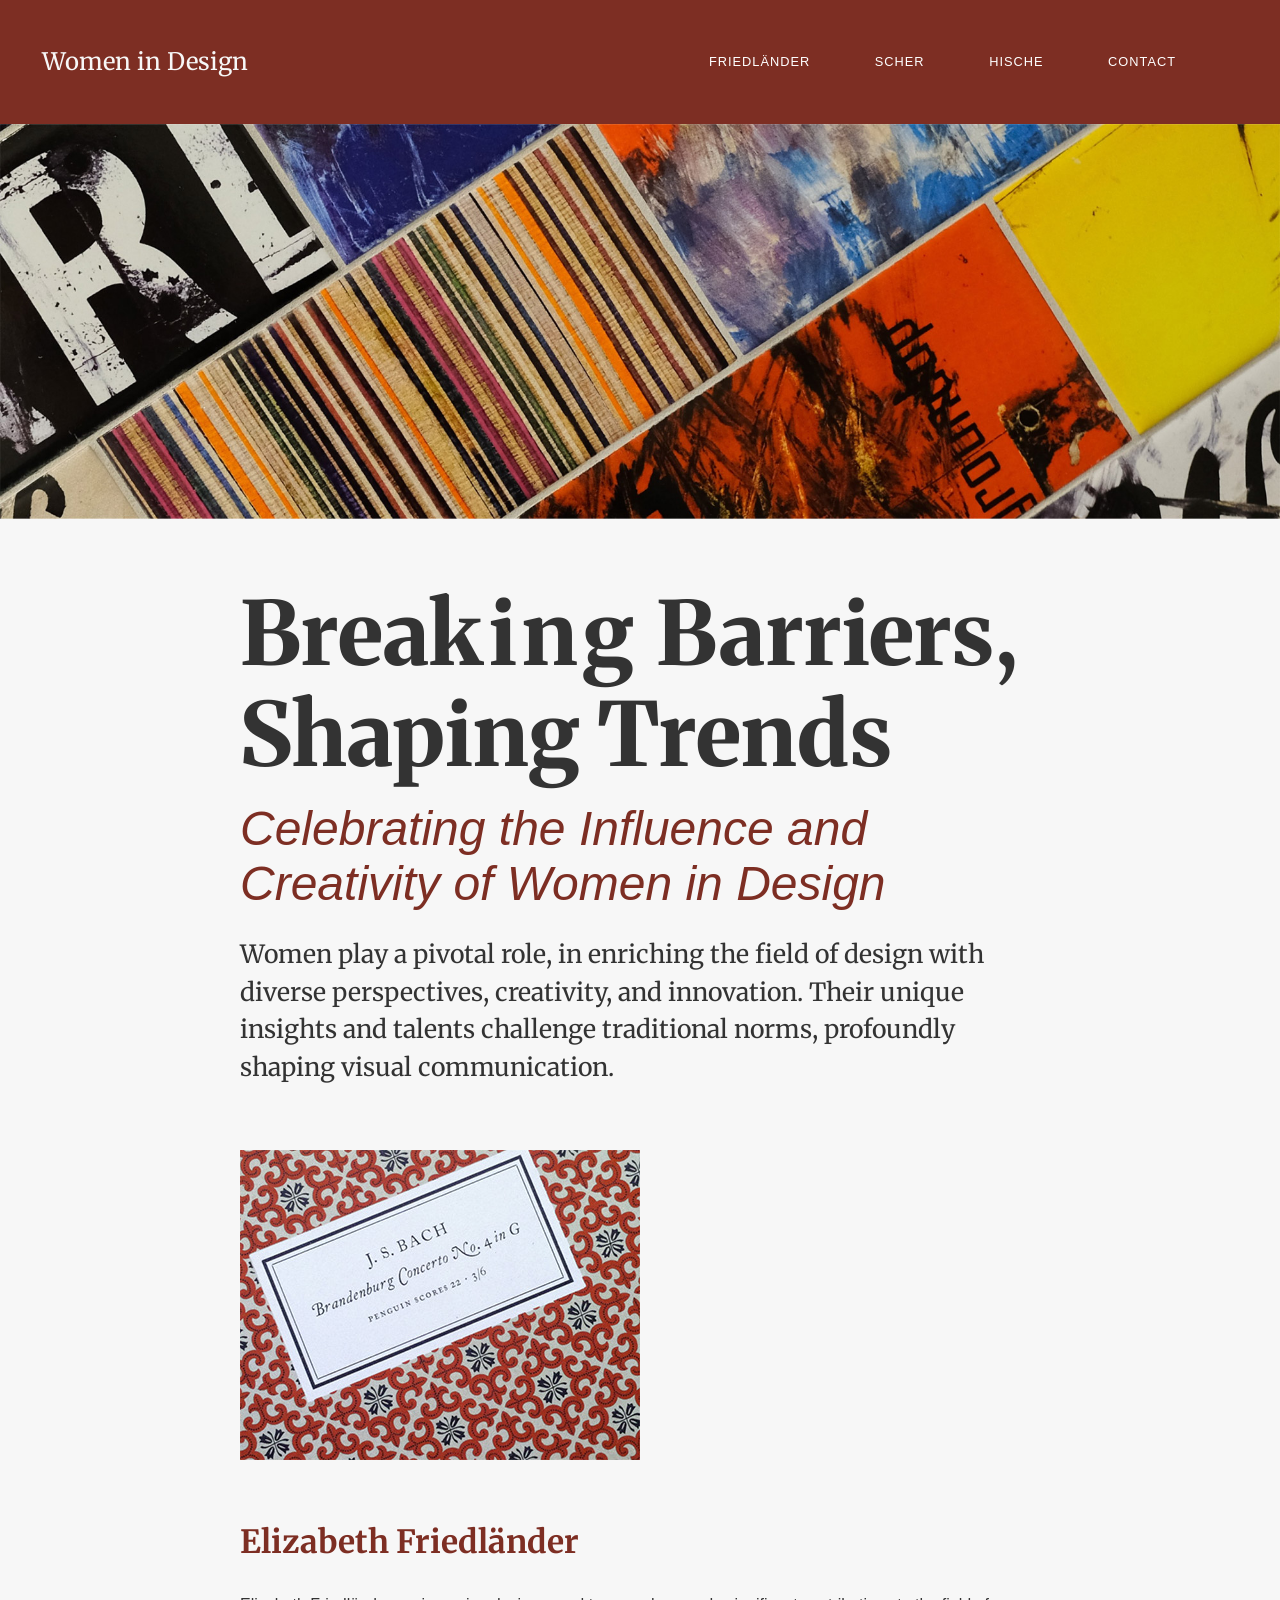
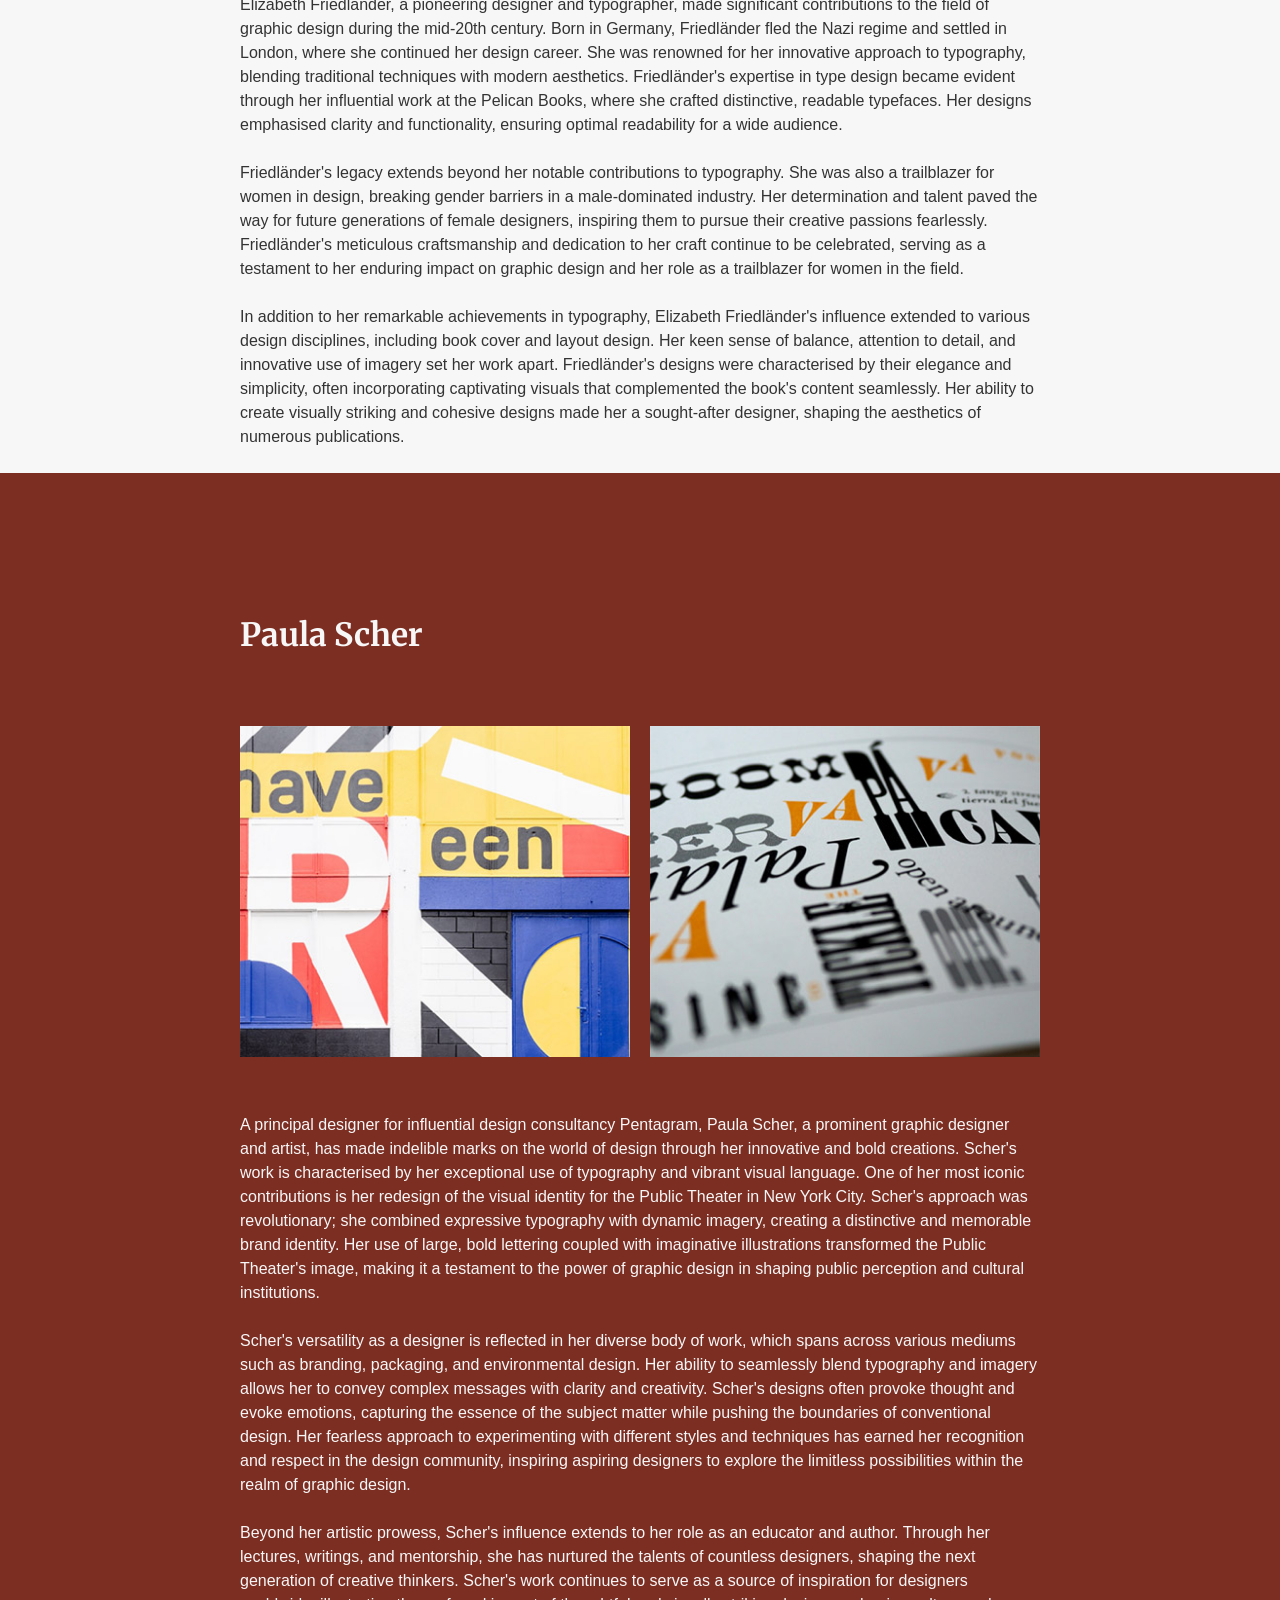
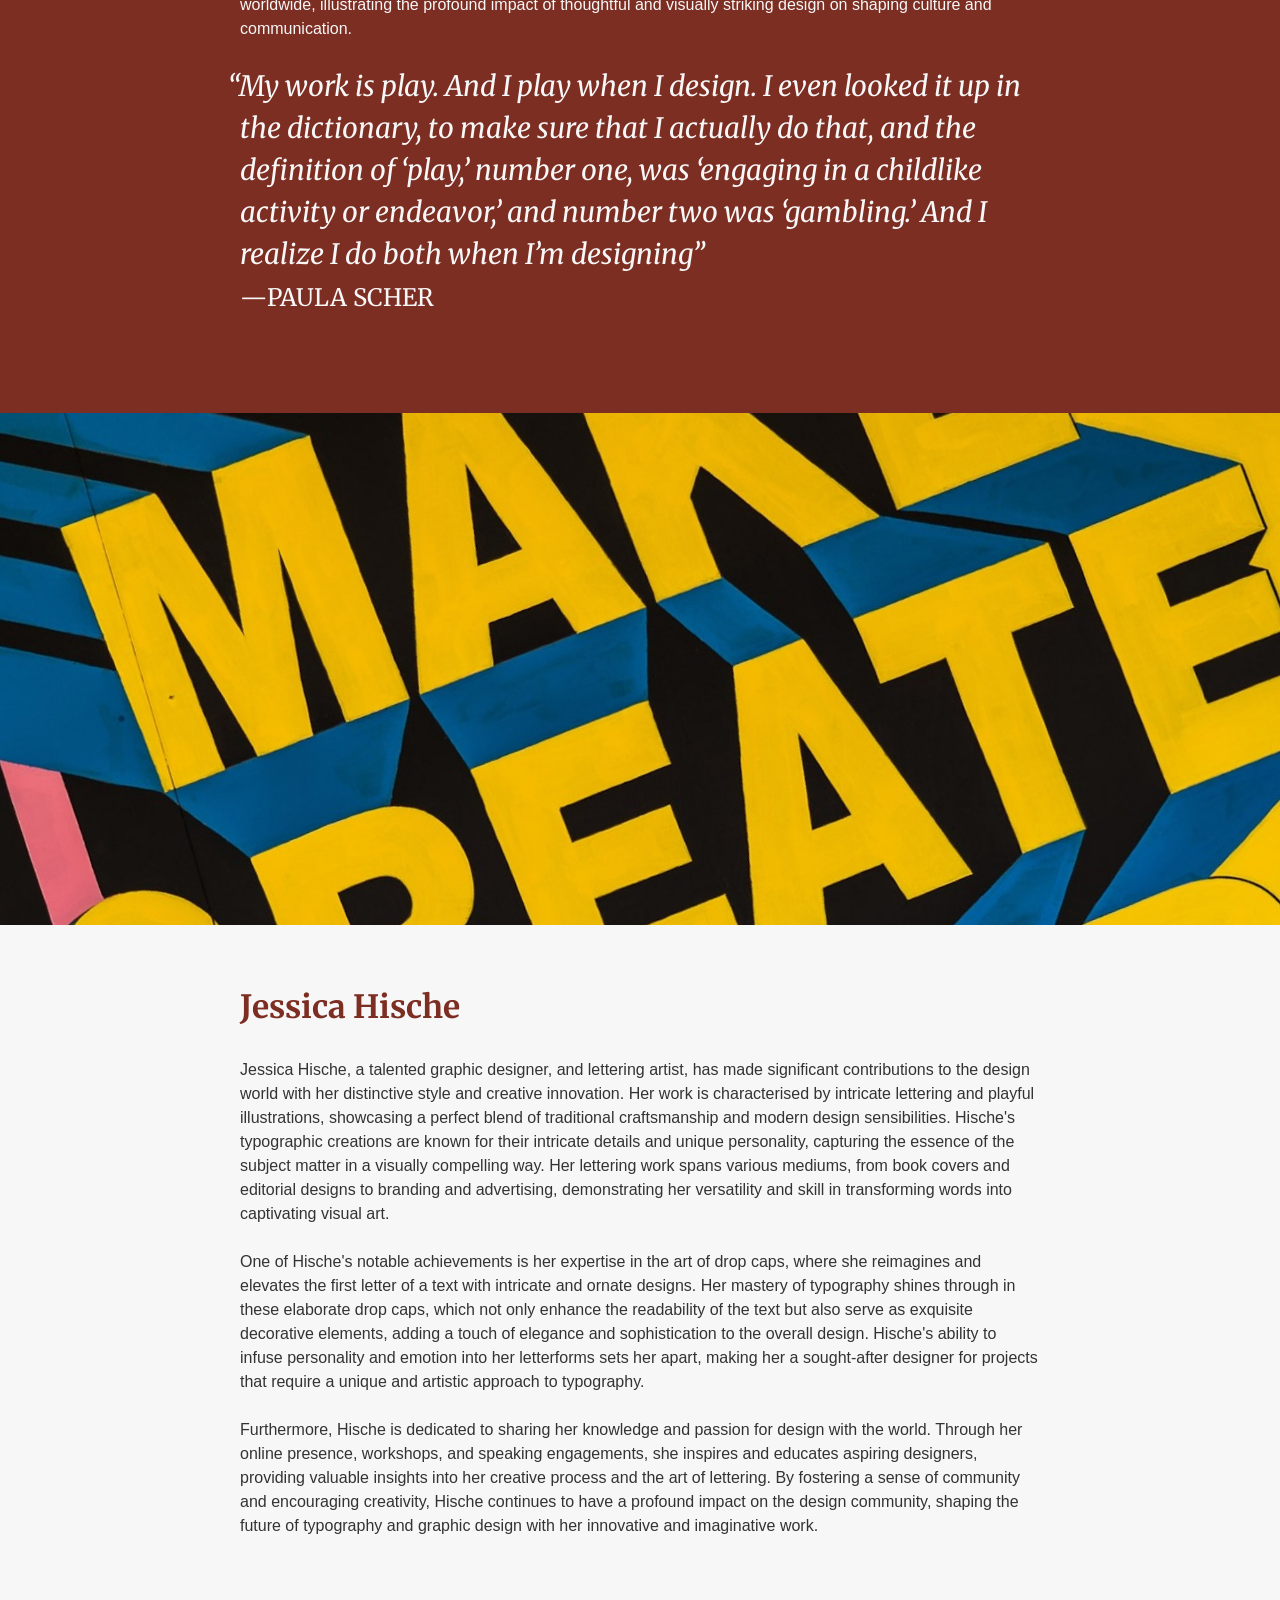
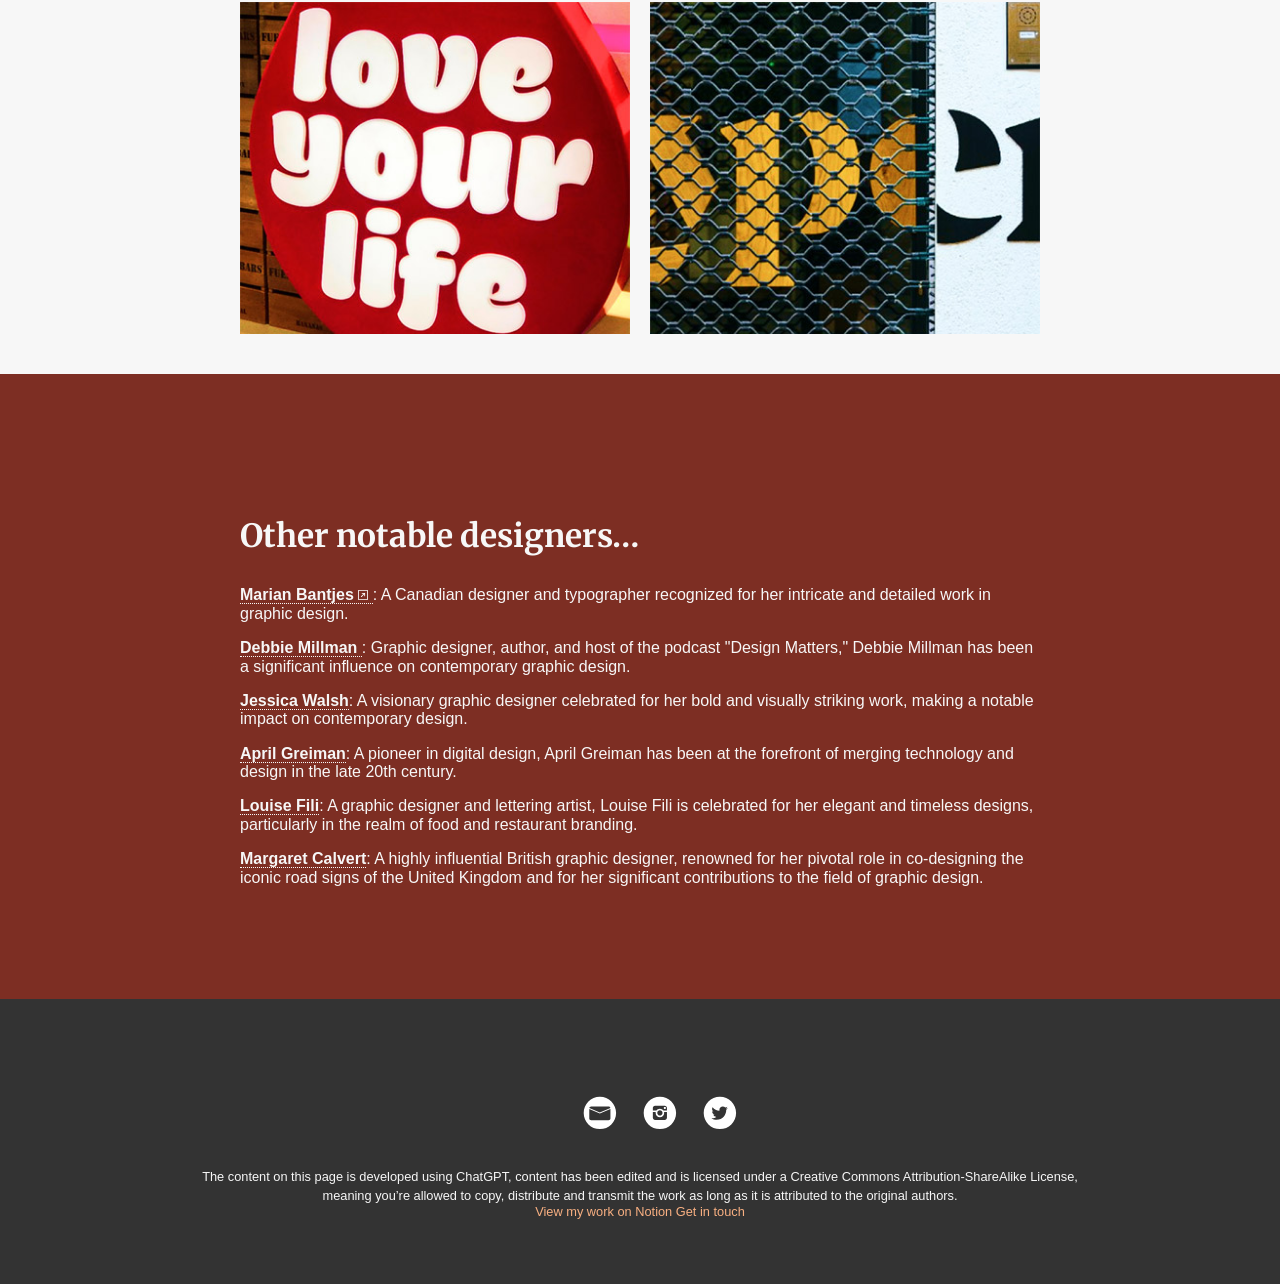
<file: index-three.html>
<!DOCTYPE html>
<html lang="en-GB">
<head>
    <meta charset="utf-8">
    <meta name="author" content="Paul McCormack">
    <title>Women in Design</title>
    <meta name="viewport" content="width=device-width, initial-scale=1">

<!-- The line below links our typefeces to this HTML page  -->
<link rel="preconnect" href="https://fonts.googleapis.com">
<link rel="preconnect" href="https://fonts.gstatic.com" crossorigin>
<link href="https://fonts.googleapis.com/css2?family=Fira+Sans:ital,wght@0,400;0,700;1,400&family=Merriweather:ital,wght@0,400;0,700;1,400&display=swap" rel="stylesheet">

    <!-- The line below links our CSS file to this HTML page  -->
    <link href="css/normalize.css" type="text/css" rel="stylesheet" >
    <link href="css/style.css" type="text/css" rel="stylesheet" >
</head>

<body>
<div class="responsivenav" >
    <div id="logo">
        <!-- Your logo/name goes here -->
        <p>Women in Design</p>
    </div>
    <nav>
        <ul>
          <!--<li class="logo"><a href="index.html">Women in Design</a></li>-->
          <li><a href="#fried">Friedländer</a></li>
          <li><a href="#scher">Scher</a></li>
          <li><a href="#hische">Hische</a></li>
          <li><a href="#contact"> Contact</a></li>
        </ul>
    </nav>
</div>
    </header>
     <img src="img/top.jpg" alt="Opening image showing images of texture and abstract typography" class="topimg"/>  
     <header>
            <h1>Brea<span class="kernloose">king</span> Barriers, Shaping Trends</h1>
                <h2>Celebrating the Influence and Creativity of Women in Design</h2>
                    <p><span class="leader">Women play a pivotal role</span>, in enriching the field of design with diverse perspectives, creativity, and innovation. Their unique insights and talents challenge traditional norms, profoundly shaping visual communication. </p>
     </header>
<section>
   <img src="img/friedlander.jpg" alt="A cover image of a Penguin Scores with pattern designer by Elizabeth Friedländer" class="imgbtm"/>
        <h2 id="fried">Elizabeth Friedländer</h2>
            <p><span class="dropcap">E</span>lizabeth Friedländer, a pioneering designer and typographer, made significant contributions to the field of graphic design during the mid-20th century. Born in Germany, Friedländer fled the Nazi regime and settled in London, where she continued her design career. She was renowned for her innovative approach to typography, blending traditional techniques with modern aesthetics. Friedländer's expertise in type design became evident through her influential work at the Pelican Books, where she crafted distinctive, readable typefaces. Her designs emphasised clarity and functionality, ensuring optimal readability for a wide audience.</p>
            <p>Friedländer's legacy extends beyond her notable contributions to typography. She was also a trailblazer for women in design, breaking gender barriers in a male-dominated industry. Her determination and talent paved the way for future generations of female designers, inspiring them to pursue their creative passions fearlessly. Friedländer's meticulous craftsmanship and dedication to her craft continue to be celebrated, serving as a testament to her enduring impact on graphic design and her role as a trailblazer for women in the field.</p>

            <p>In addition to her remarkable achievements in typography, Elizabeth Friedländer's influence extended to various design disciplines, including book cover and layout design. Her keen sense of balance, attention to detail, and innovative use of imagery set her work apart. Friedländer's designs were characterised by their elegance and simplicity, often incorporating captivating visuals that complemented the book's content seamlessly. Her ability to create visually striking and cohesive designs made her a sought-after designer, shaping the aesthetics of numerous publications.</p>
</section>
<div class="dark">
    <section>
        <h2 id="scher">Paula Scher</h2>
        <div class="imgsmall">
        <img src="img/scher1.jpg" alt="Not images of Paula Schers work"/>
        <img src="img/scher2.jpg" alt="Not images of Paula Schers work"/> 
        </div>
            <p>A principal designer for influential design consultancy Pentagram, Paula Scher, a prominent graphic designer and artist, has made indelible marks on the world of design through her innovative and bold creations. Scher's work is characterised by her exceptional use of typography and vibrant visual language. One of her most iconic contributions is her redesign of the visual identity for the Public Theater in New York City. Scher's approach was revolutionary; she combined expressive typography with dynamic imagery, creating a distinctive and memorable brand identity. Her use of large, bold lettering coupled with imaginative illustrations transformed the Public Theater's image, making it a testament to the power of graphic design in shaping public perception and cultural institutions.</p>

            <p>Scher's versatility as a designer is reflected in her diverse body of work, which spans across various mediums such as branding, packaging, and environmental design. Her ability to seamlessly blend typography and imagery allows her to convey complex messages with clarity and creativity. Scher's designs often provoke thought and evoke emotions, capturing the essence of the subject matter while pushing the boundaries of conventional design. Her fearless approach to experimenting with different styles and techniques has earned her recognition and respect in the design community, inspiring aspiring designers to explore the limitless possibilities within the realm of graphic design.</p>

            <p>Beyond her artistic prowess, Scher's influence extends to her role as an educator and author. Through her lectures, writings, and mentorship, she has nurtured the talents of countless designers, shaping the next generation of creative thinkers. Scher's work continues to serve as a source of inspiration for designers worldwide, illustrating the profound impact of thoughtful and visually striking design on shaping culture and communication.</p>
            <blockquote>
            “My work is play. And I play when I design. I even looked it up in the dictionary, to make sure that I actually do that, and the definition of ‘play,’ number one, was ‘engaging in a childlike activity or endeavor,’ and number two was ‘gambling.’ And I realize I do both when I’m designing”<br>
            <cite>―Paula Scher</cite>
        </blockquote>
    </section>
</div>
<img src="img/hische-main.jpg" alt="Not images of Jessica Hische's work" class="imgbtm"/>
<section>
    <h2 id="hische">Jessica Hische</h2>
        <p>Jessica Hische, a talented graphic designer, and lettering artist, has made significant contributions to the design world with her distinctive style and creative innovation. Her work is characterised by intricate lettering and playful illustrations, showcasing a perfect blend of traditional craftsmanship and modern design sensibilities. Hische's typographic creations are known for their intricate details and unique personality, capturing the essence of the subject matter in a visually compelling way. Her lettering work spans various mediums, from book covers and editorial designs to branding and advertising, demonstrating her versatility and skill in transforming words into captivating visual art.</p>

        <p>One of Hische's notable achievements is her expertise in the art of drop caps, where she reimagines and elevates the first letter of a text with intricate and ornate designs. Her mastery of typography shines through in these elaborate drop caps, which not only enhance the readability of the text but also serve as exquisite decorative elements, adding a touch of elegance and sophistication to the overall design. Hische's ability to infuse personality and emotion into her letterforms sets her apart, making her a sought-after designer for projects that require a unique and artistic approach to typography.</p>

        <p>Furthermore, Hische is dedicated to sharing her knowledge and passion for design with the world. Through her online presence, workshops, and speaking engagements, she inspires and educates aspiring designers, providing valuable insights into her creative process and the art of lettering. By fostering a sense of community and encouraging creativity, Hische continues to have a profound impact on the design community, shaping the future of typography and graphic design with her innovative and imaginative work.</p>
        <div class="imgsmall">
            <img src="img/hische1.jpg" alt="Not images of Jessica Hische's work"/>
            <img src="img/hische2.jpg" alt="Not images of Jessica Hische's work"/> 
        </div>
</section>
<div class="dark" >
    <section >
        <h2>Other notable designers…</h2>
        <ul class="list">
            <li><a href="https://bantjes.com/about" target="_blank">Marian Bantjes <svg xmlns="http://www.w3.org/2000/svg" width="10" height="10" viewBox="0 0 10 10" fill="none">
                <path d="M9.16667 0H0.833333C0.61232 0 0.400358 0.0877973 0.244078 0.244078C0.0877973 0.400358 0 0.61232 0 0.833333V9.16667C0 9.38768 0.0877973 9.59964 0.244078 9.75592C0.400358 9.9122 0.61232 10 0.833333 10H9.16667C9.38768 10 9.59964 9.9122 9.75592 9.75592C9.9122 9.59964 10 9.38768 10 9.16667V0.833333C10 0.61232 9.9122 0.400358 9.75592 0.244078C9.59964 0.0877973 9.38768 0 9.16667 0ZM9.16667 9.16667H0.833333V0.833333H9.16667V9.16667ZM3.03854 6.96146C2.9998 6.92276 2.96907 6.87681 2.9481 6.82622C2.92713 6.77564 2.91634 6.72142 2.91634 6.66667C2.91634 6.61191 2.92713 6.55769 2.9481 6.50711C2.96907 6.45653 2.9998 6.41057 3.03854 6.37187L5.66094 3.75H4.16667C4.05616 3.75 3.95018 3.7061 3.87204 3.62796C3.7939 3.54982 3.75 3.44384 3.75 3.33333C3.75 3.22283 3.7939 3.11685 3.87204 3.03871C3.95018 2.96057 4.05616 2.91667 4.16667 2.91667H6.66667C6.77717 2.91667 6.88315 2.96057 6.96129 3.03871C7.03943 3.11685 7.08333 3.22283 7.08333 3.33333V5.83333C7.08333 5.94384 7.03943 6.04982 6.96129 6.12796C6.88315 6.2061 6.77717 6.25 6.66667 6.25C6.55616 6.25 6.45018 6.2061 6.37204 6.12796C6.2939 6.04982 6.25 5.94384 6.25 5.83333V4.33906L3.62813 6.96146C3.58943 7.0002 3.54347 7.03093 3.49289 7.0519C3.44231 7.07287 3.38809 7.08366 3.33333 7.08366C3.27858 7.08366 3.22436 7.07287 3.17377 7.0519C3.12319 7.03093 3.07724 7.0002 3.03854 6.96146Z" fill="white"/>
              </svg>
            </a>: A Canadian designer and typographer recognized for her intricate and detailed work in graphic design.</li>
            <li><a href="https://www.debbiemillman.com" target="_blank">Debbie Millman
            </a>: Graphic designer, author, and host of the podcast "Design Matters," Debbie Millman has been a significant influence on contemporary graphic design.</li>
            <li><a href="https://andwalsh.com" target="_blank">Jessica Walsh</a>: A visionary graphic designer celebrated for her bold and visually striking work, making a notable impact on contemporary design.</li>
            <li><a href="https://www.famousgraphicdesigners.org/april-greiman" target="_blank">April Greiman</a>: A pioneer in digital design, April Greiman has been at the forefront of merging technology and design in the late 20th century.</li>
            <li><a href="https://www.louisefili.com" target="_blank">Louise Fili</a>: A graphic designer and lettering artist, Louise Fili is celebrated for her elegant and timeless designs, particularly in the realm of food and restaurant branding.</li>
            <li><a href="https://www.famousgraphicdesigners.org/margaret-calvert" target="_blank">Margaret Calvert</a>: A highly influential British graphic designer, renowned for her pivotal role in co-designing the iconic road signs of the United Kingdom and for her significant contributions to the field of graphic design.</li>
        </ul>
    </section>
</div>
    <!----------------- FOOTER ------------------>
  <footer id="contact">
    <ul class="connections">

<!------------- EMAIL ------------------>
         <li><a href="mailto:#" title="send me an email">
            <svg width="36" height="36" viewBox="0 0 36 36">

              <path  d="M17.902 1.699c-8.949 0-16.203 7.254-16.203 16.203s7.254 16.203 16.203 16.203c8.949 0 16.203-7.254 16.203-16.203 0-8.949-7.254-16.203-16.203-16.203zM9.168 11.487h17.371c0.99 0 1.794 0.699 1.878 1.588l-10.599 4.53-10.532-4.501c0.069-0.903 0.88-1.618 1.881-1.618zM28.434 23.494c0 0.961-0.848 1.739-1.895 1.739h-17.371c-1.047 0-1.895-0.778-1.895-1.739v-9.566l10.558 4.511 0.008-0.013 10.595-4.529v9.597z" fill="#fff"/>
          </svg>
          </a>
          </li>
      <li><a href="#" title="Visit the IxD Belfast Instagram account" target="_blank" >
        <svg width="36" height="36" viewBox="0 0 36 36">
       
           <path d="M17.903 1.699c-8.949 0-16.204 7.254-16.204 16.203s7.254 16.203 16.204 16.203c8.948 0 16.203-7.254 16.203-16.203 0-8.949-7.254-16.203-16.203-16.203zM24.957 22.747c0 1.218-0.992 2.206-2.207 2.206h-9.694c-1.221 0-2.207-0.989-2.207-2.206v-5.667h2.87c-0.059 0.267-0.081 0.535-0.081 0.819 0 2.357 1.901 4.26 4.264 4.26 2.352 0 4.263-1.903 4.263-4.26 0-0.284-0.027-0.553-0.080-0.819h2.872v5.667zM15.277 17.899c0-1.451 1.177-2.629 2.624-2.629 1.451 0 2.621 1.177 2.621 2.629 0 1.458-1.17 2.625-2.621 2.625-1.446 0-2.624-1.168-2.624-2.625zM24.957 15.437h-3.572c-0.769-1.089-2.049-1.803-3.484-1.803-1.438 0-2.707 0.713-3.487 1.803h-3.566v-2.385c0-1.22 0.986-2.2 2.207-2.2h9.693c1.216 0 2.207 0.981 2.207 2.2v2.385z" fill="#fff" />
           <path d="M23.438 11.995h-1.185c-0.215 0-0.399 0.174-0.399 0.39v1.182c0 0.224 0.183 0.399 0.399 0.399h1.185c0.21 0 0.393-0.176 0.393-0.399v-1.182c0-0.216-0.181-0.39-0.393-0.39z" fill="#fff" />
         </svg>
         </a>
           </li>
<li><a href="#" title="Follow me on Twitter">
              <svg width="36" height="36" viewBox="0 0 36 36">
              
                 <path  d="M17.9,1.7C9,1.7,1.7,9,1.7,17.9S9,34.1,17.9,34.1c8.9,0,16.2-7.3,16.2-16.2S26.9,1.7,17.9,1.7z M24.2,14.8
                 c0,0.1,0,0.3,0,0.4c0,4.4-3.4,9.6-9.6,9.6c-1.9,0-3.7-0.5-5.2-1.5c0.3,0,0.5,0,0.8,0c1.6,0,3-0.5,4.2-1.4c-1.5,0-2.7-1-3.1-2.3
                 c0.2,0,0.4,0.1,0.6,0.1c0.3,0,0.6,0,0.9-0.1c-1.5-0.3-2.7-1.7-2.7-3.3v0c0.4,0.2,1,0.4,1.5,0.4c-0.9-0.6-1.5-1.6-1.5-2.8
                 c0-0.6,0.2-1.2,0.5-1.7c1.7,2,4.1,3.4,6.9,3.5c-0.1-0.2-0.1-0.5-0.1-0.8c0-1.9,1.5-3.4,3.4-3.4c1,0,1.8,0.4,2.5,1.1
                 c0.8-0.2,1.5-0.4,2.1-0.8c-0.3,0.8-0.8,1.4-1.5,1.9c0.7-0.1,1.3-0.3,1.9-0.5C25.4,13.7,24.9,14.3,24.2,14.8L24.2,14.8z" fill="#fff"/>
               </svg>
               </a>
           </li>
      </ul>

        <p>The content on this page is developed using ChatGPT, content has been edited and is licensed under a Creative Commons Attribution-ShareAlike License, meaning you’re allowed to copy, distribute and transmit the work as long as it is attributed to the original authors.</p>
        <a href="https://github.com/eleventhirty" target="_blank" title="Take a look at my work.">View my work on Notion</a>
        <a href="mailto:p.mccormack@ulster.ac.uk" title="Feel free to drop me an email.">Get in touch</a>
</footer>
</body>
</html>
</file>
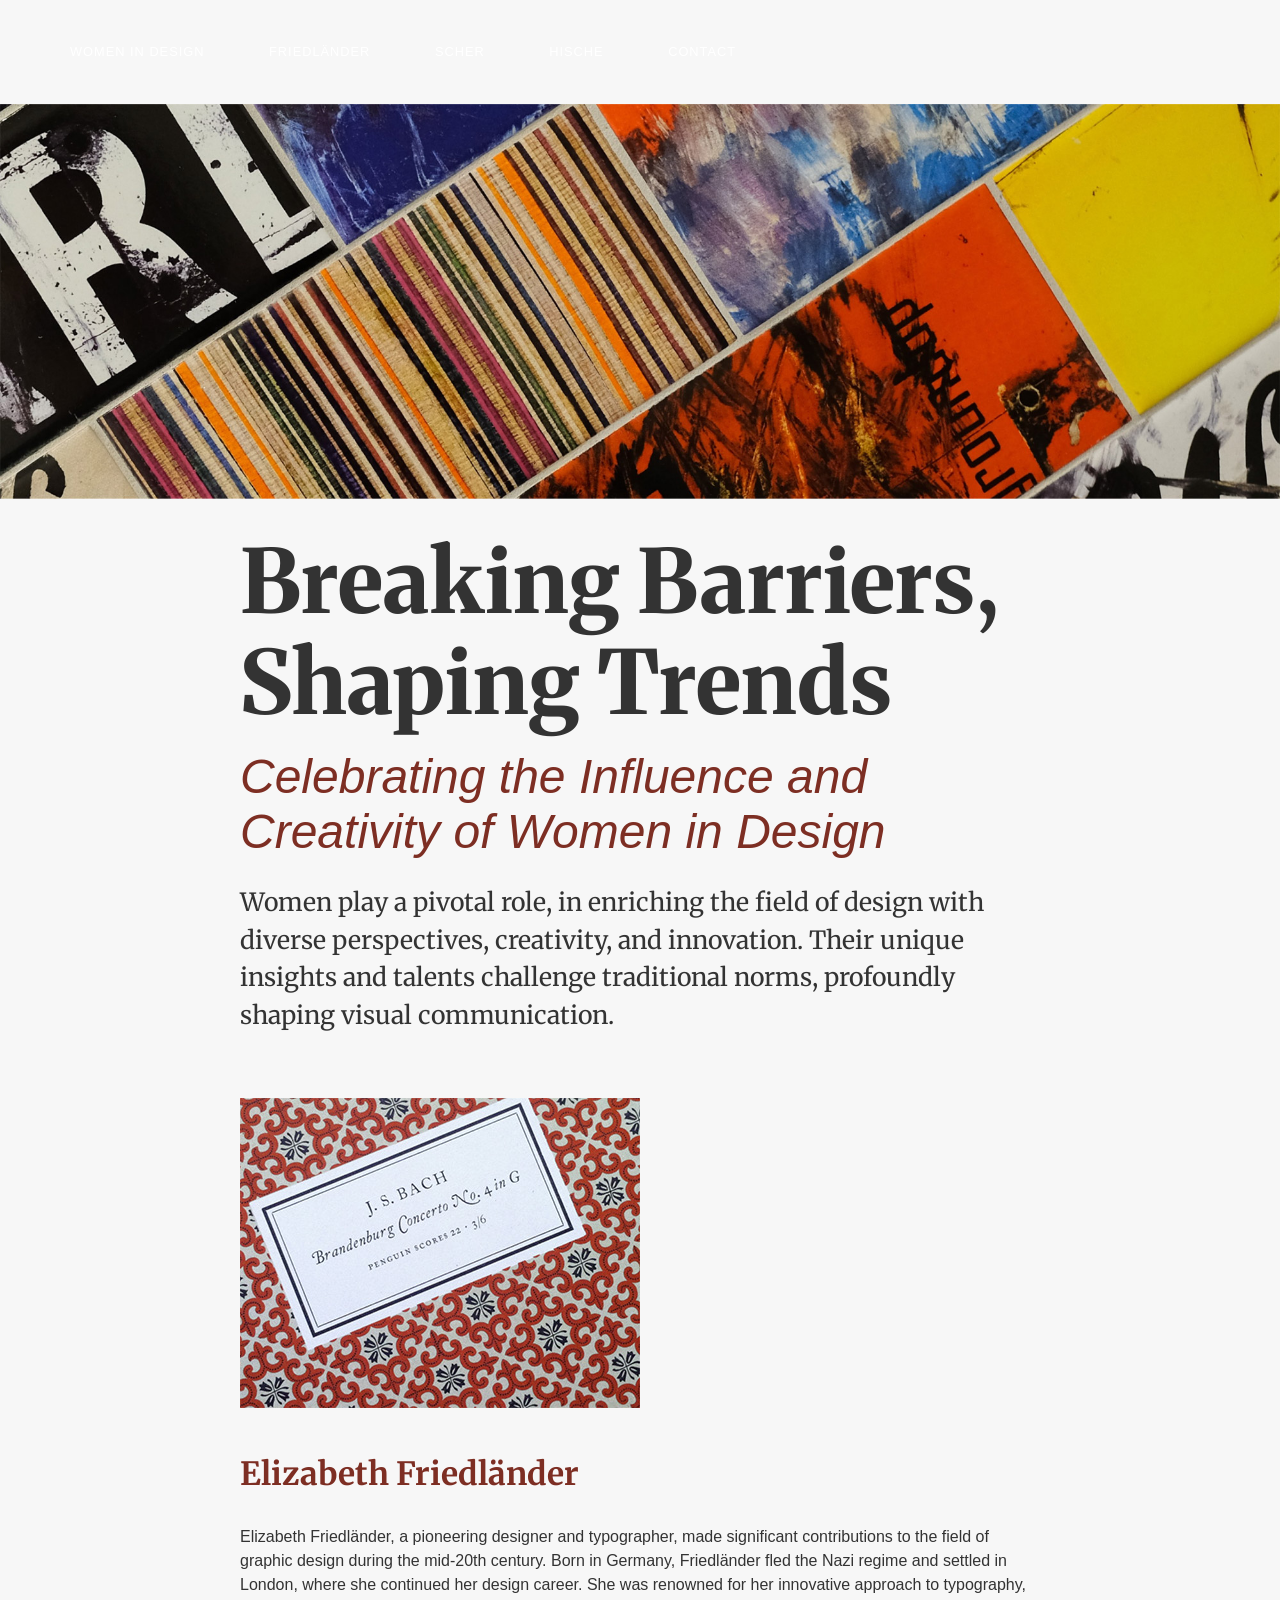
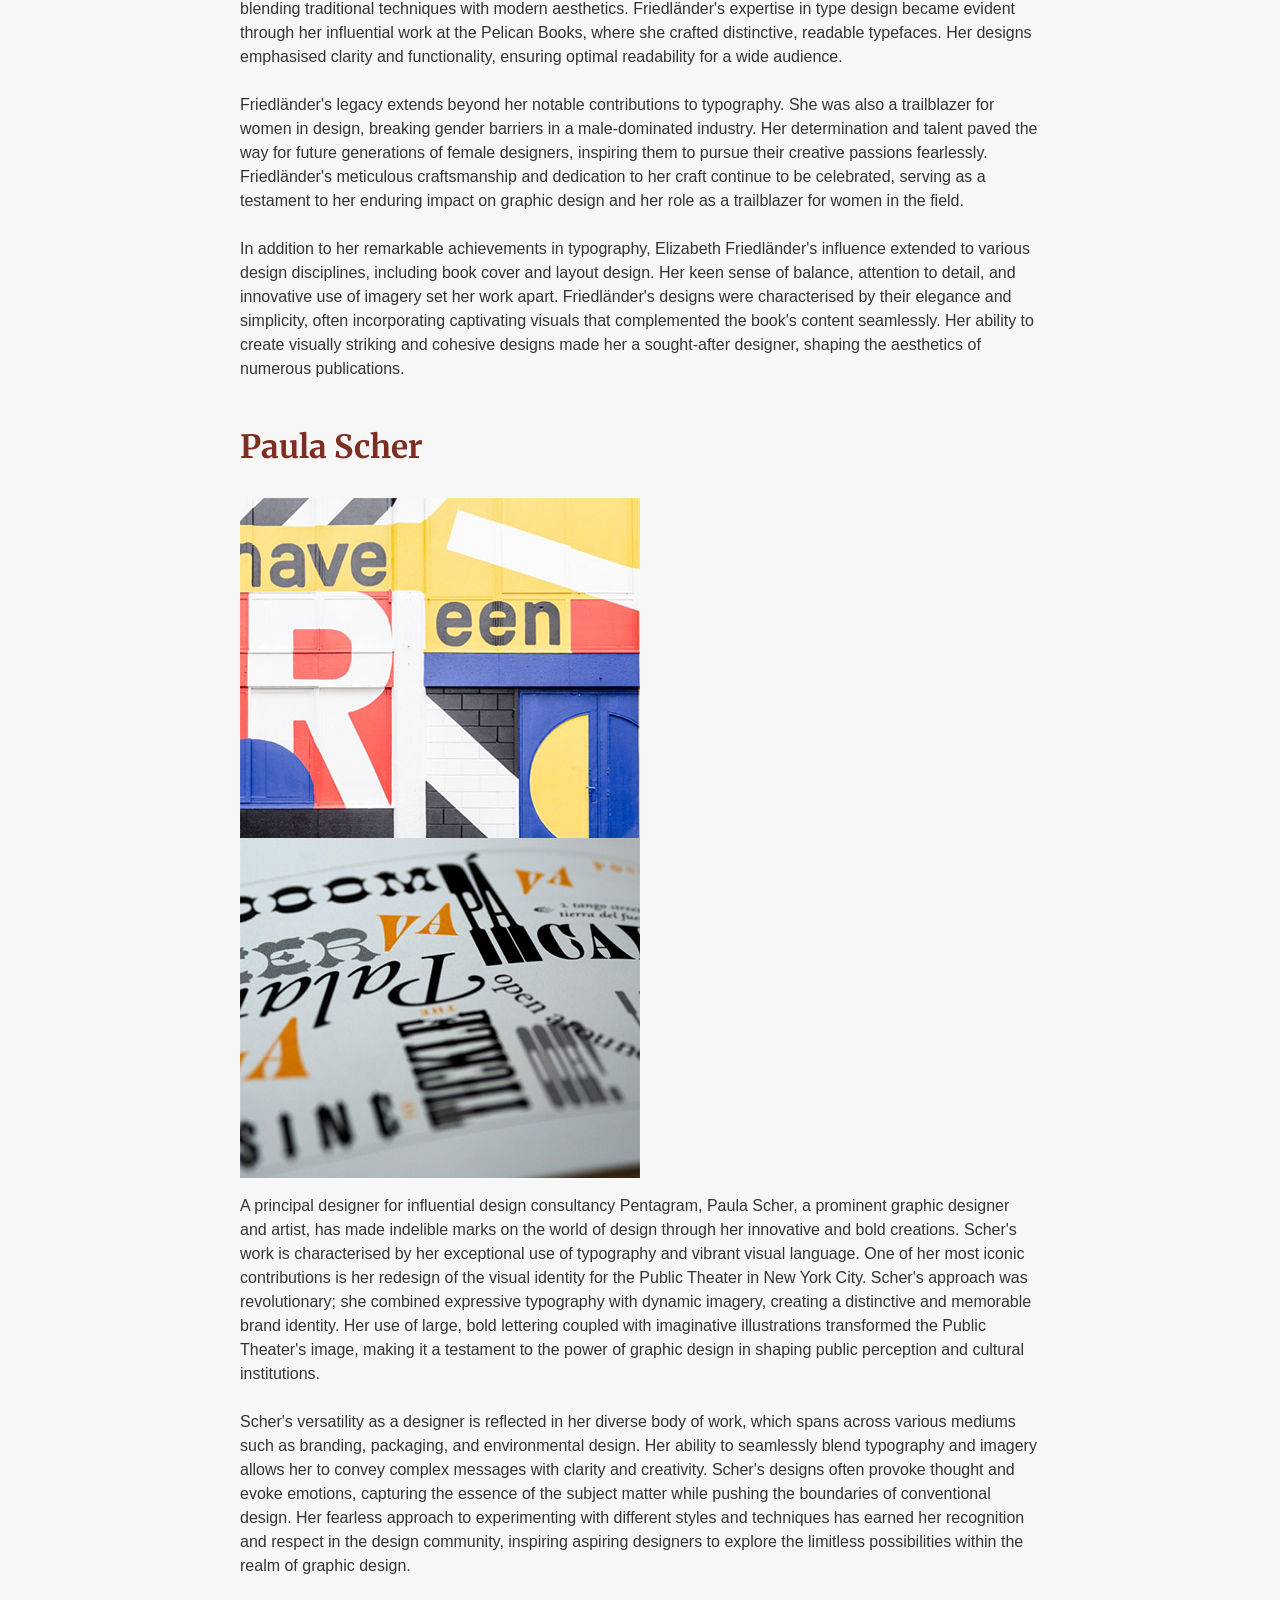
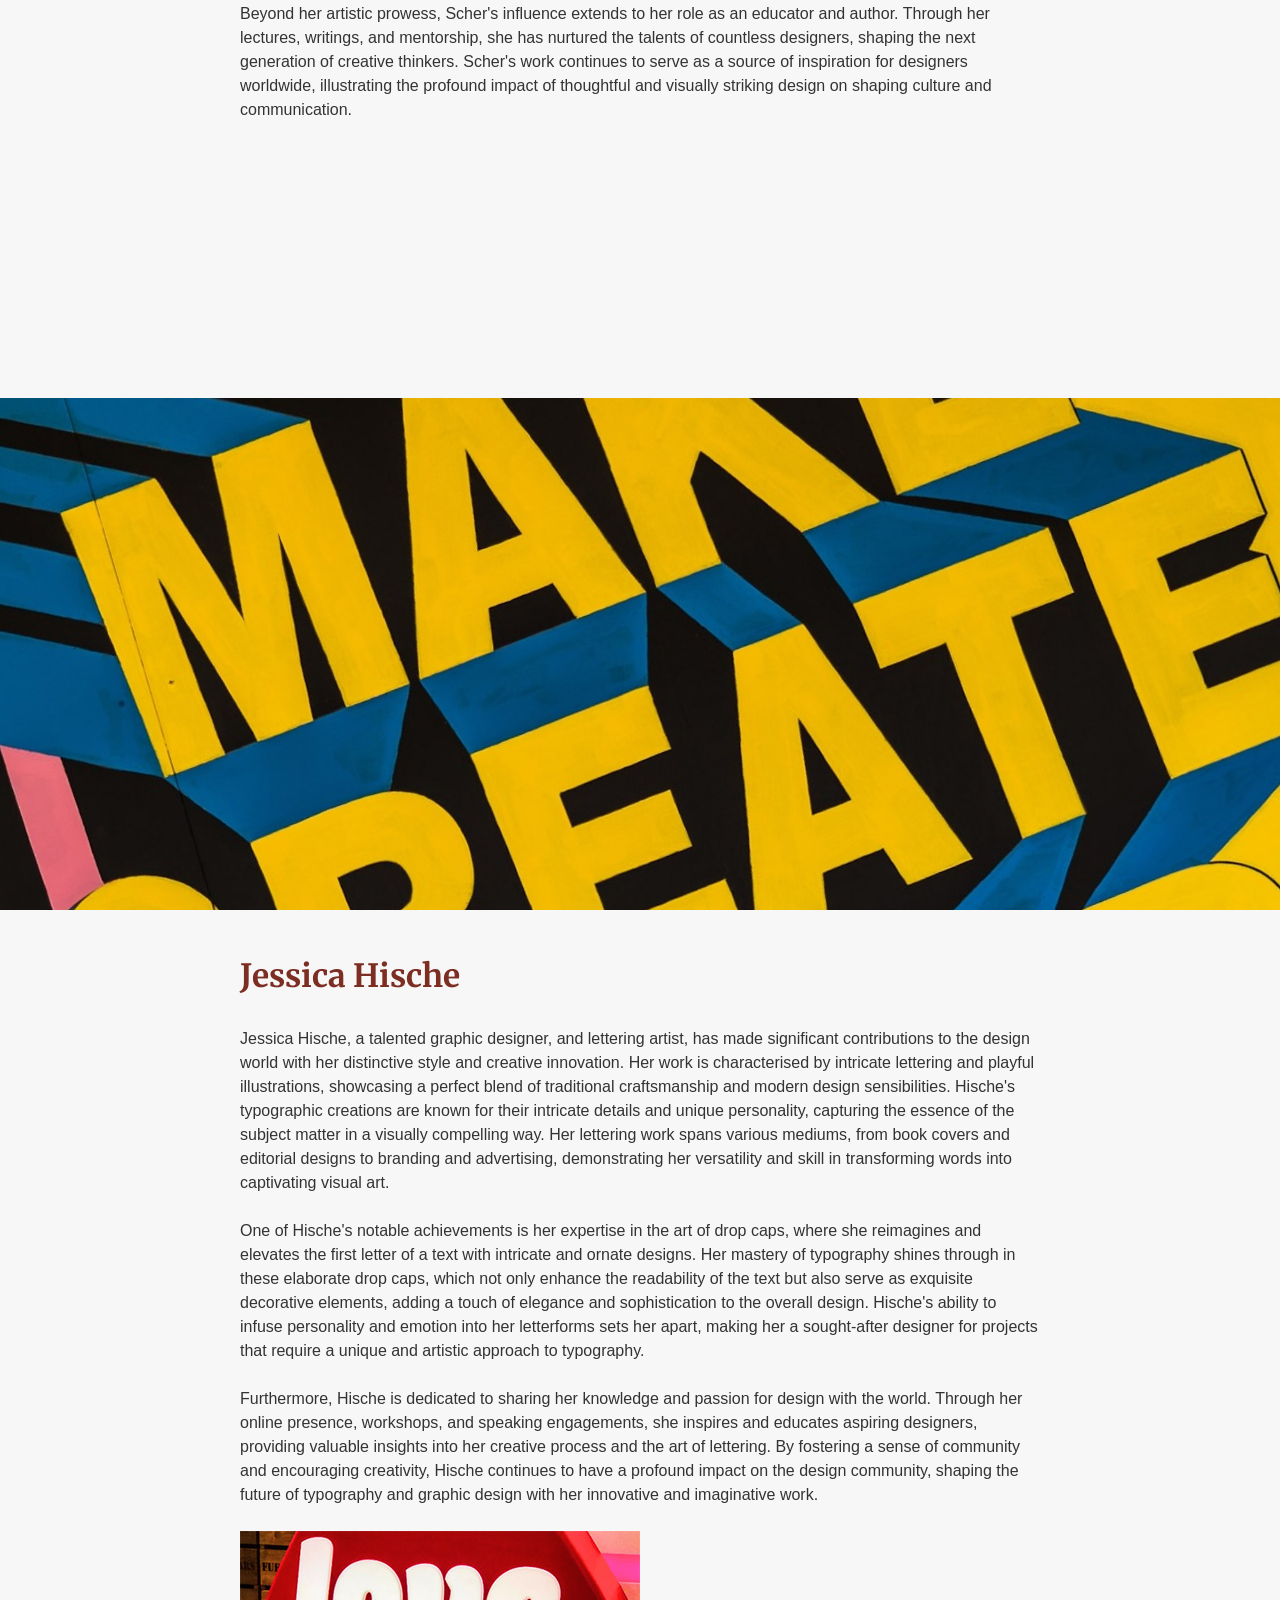
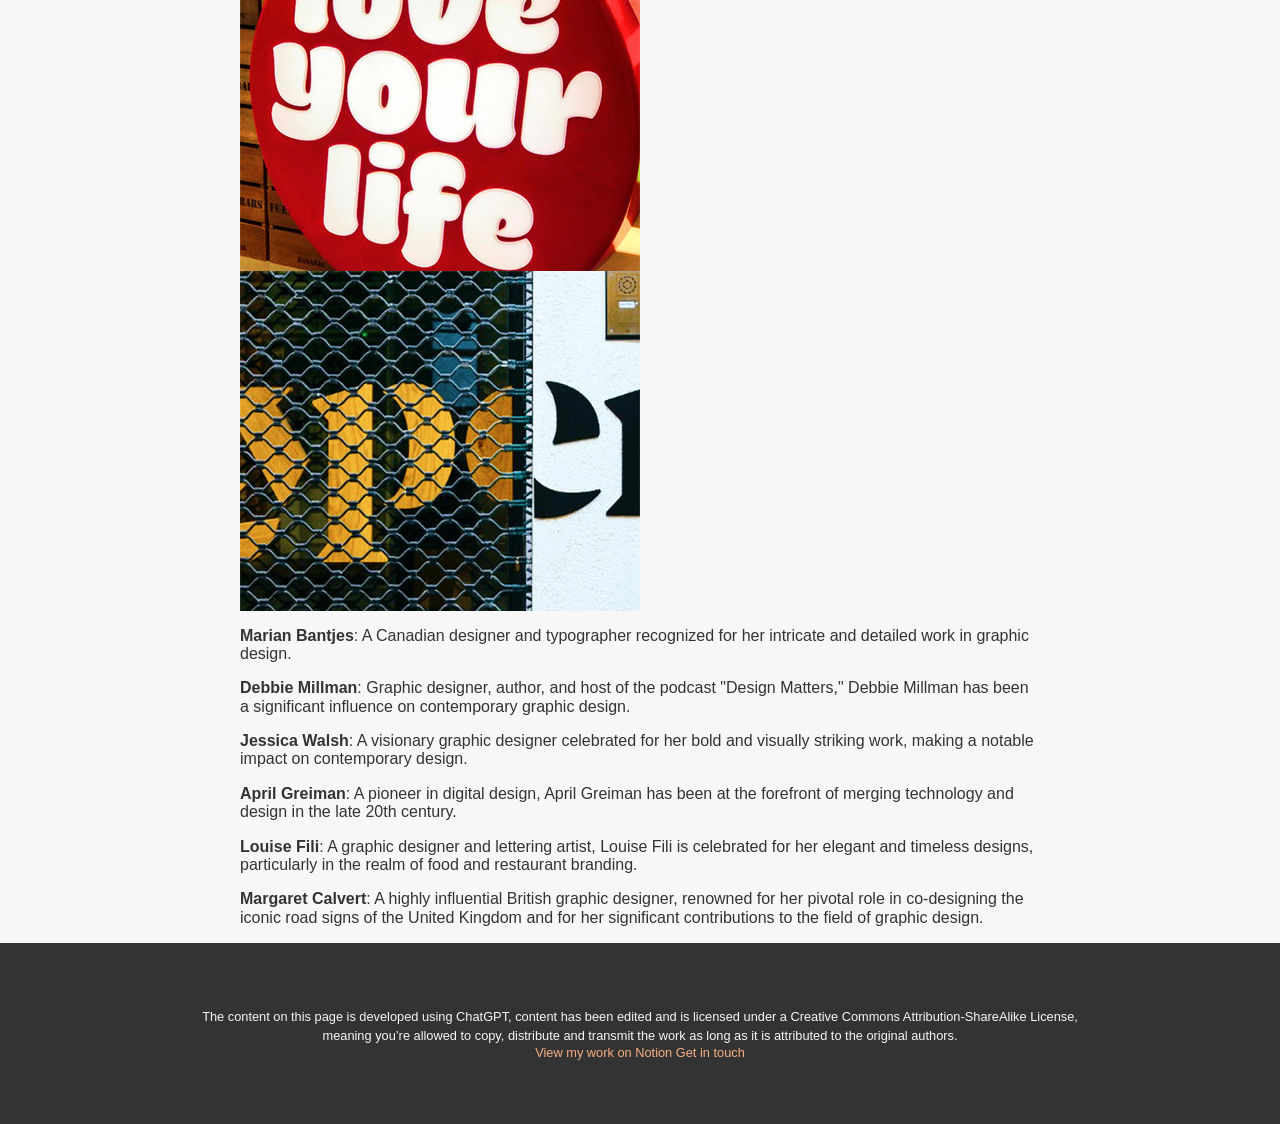
<file: index-two.html>
<!DOCTYPE html>
<html lang="en-GB">
<head>
    <meta charset="utf-8">
    <meta name="author" content="Paul McCormack">
    <title>Women in Design</title>
    <meta name="viewport" content="width=device-width, initial-scale=1">

<!-- The line below links our typefeces to this HTML page  -->
<link rel="preconnect" href="https://fonts.googleapis.com">
<link rel="preconnect" href="https://fonts.gstatic.com" crossorigin>
<link href="https://fonts.googleapis.com/css2?family=Fira+Sans:ital,wght@0,400;0,700;1,400&family=Merriweather:ital,wght@0,400;0,700;1,400&display=swap" rel="stylesheet">

    <!-- The line below links our CSS file to this HTML page  -->
    <link href="css/normalize.css" type="text/css" rel="stylesheet" >
    <link href="css/style.css" type="text/css" rel="stylesheet" >



</head>
<body>
    <nav>
        <ul>
          <li class="logo"><a href="index.html">Women in Design</a></li>
          <li><a href="#fried">Friedländer</a></li>
          <li><a href="#scher">Scher</a></li>
          <li><a href="#hische">Hische</a></li>
          <li><a href="#contact"> Contact</a></li>
        </ul>
       </nav>
     <img src="img/top.jpg" alt="Opening image showing images of texture and abstract typography"/>  
     
    <header>
            <h1>Breaking Barriers, Shaping Trends</h1>
                <h2>Celebrating the Influence and Creativity of Women in Design</h2>
                    <p>Women play a pivotal role, in enriching the field of design with diverse perspectives, creativity, and innovation. Their unique insights and talents challenge traditional norms, profoundly shaping visual communication. </p>
    </header>
<section>
   <img src="img/friedlander.jpg" alt="A cover image of a Penguin Scores with pattern designer by Elizabeth Friedländer"/>
        <h2 id="fried">Elizabeth Friedländer</h2>
            <p>Elizabeth Friedländer, a pioneering designer and typographer, made significant contributions to the field of graphic design during the mid-20th century. Born in Germany, Friedländer fled the Nazi regime and settled in London, where she continued her design career. She was renowned for her innovative approach to typography, blending traditional techniques with modern aesthetics. Friedländer's expertise in type design became evident through her influential work at the Pelican Books, where she crafted distinctive, readable typefaces. Her designs emphasised clarity and functionality, ensuring optimal readability for a wide audience.</p>
            <p>Friedländer's legacy extends beyond her notable contributions to typography. She was also a trailblazer for women in design, breaking gender barriers in a male-dominated industry. Her determination and talent paved the way for future generations of female designers, inspiring them to pursue their creative passions fearlessly. Friedländer's meticulous craftsmanship and dedication to her craft continue to be celebrated, serving as a testament to her enduring impact on graphic design and her role as a trailblazer for women in the field.</p>

            <p>In addition to her remarkable achievements in typography, Elizabeth Friedländer's influence extended to various design disciplines, including book cover and layout design. Her keen sense of balance, attention to detail, and innovative use of imagery set her work apart. Friedländer's designs were characterised by their elegance and simplicity, often incorporating captivating visuals that complemented the book's content seamlessly. Her ability to create visually striking and cohesive designs made her a sought-after designer, shaping the aesthetics of numerous publications.</p>
</section>

<section>
    <h2 id="scher">Paula Scher</h2>
    <img src="img/scher1.jpg" alt="Not images of Paula Schers work"/>
    <img src="img/scher2.jpg" alt="Not images of Paula Schers work"/> 
        <p>A principal designer for influential design consultancy Pentagram, Paula Scher, a prominent graphic designer and artist, has made indelible marks on the world of design through her innovative and bold creations. Scher's work is characterised by her exceptional use of typography and vibrant visual language. One of her most iconic contributions is her redesign of the visual identity for the Public Theater in New York City. Scher's approach was revolutionary; she combined expressive typography with dynamic imagery, creating a distinctive and memorable brand identity. Her use of large, bold lettering coupled with imaginative illustrations transformed the Public Theater's image, making it a testament to the power of graphic design in shaping public perception and cultural institutions.</p>

        <p>Scher's versatility as a designer is reflected in her diverse body of work, which spans across various mediums such as branding, packaging, and environmental design. Her ability to seamlessly blend typography and imagery allows her to convey complex messages with clarity and creativity. Scher's designs often provoke thought and evoke emotions, capturing the essence of the subject matter while pushing the boundaries of conventional design. Her fearless approach to experimenting with different styles and techniques has earned her recognition and respect in the design community, inspiring aspiring designers to explore the limitless possibilities within the realm of graphic design.</p>

        <p>Beyond her artistic prowess, Scher's influence extends to her role as an educator and author. Through her lectures, writings, and mentorship, she has nurtured the talents of countless designers, shaping the next generation of creative thinkers. Scher's work continues to serve as a source of inspiration for designers worldwide, illustrating the profound impact of thoughtful and visually striking design on shaping culture and communication.</p>
        <blockquote>
            “My work is play. And I play when I design. I even looked it up in the dictionary, to make sure that I actually do that, and the definition of ‘play,’ number one, was ‘engaging in a childlike activity or endeavor,’ and number two was ‘gambling.’ And I realize I do both when I’m designing”<br>
        <cite>―Paula Scher</cite>
        </blockquote>
</section>
<img src="img/hische-main.jpg" alt="Not images of Jessica Hische's work"/>
<section>
    <h2 id="hische">Jessica Hische</h2>
        <p>Jessica Hische, a talented graphic designer, and lettering artist, has made significant contributions to the design world with her distinctive style and creative innovation. Her work is characterised by intricate lettering and playful illustrations, showcasing a perfect blend of traditional craftsmanship and modern design sensibilities. Hische's typographic creations are known for their intricate details and unique personality, capturing the essence of the subject matter in a visually compelling way. Her lettering work spans various mediums, from book covers and editorial designs to branding and advertising, demonstrating her versatility and skill in transforming words into captivating visual art.</p>

        <p>One of Hische's notable achievements is her expertise in the art of drop caps, where she reimagines and elevates the first letter of a text with intricate and ornate designs. Her mastery of typography shines through in these elaborate drop caps, which not only enhance the readability of the text but also serve as exquisite decorative elements, adding a touch of elegance and sophistication to the overall design. Hische's ability to infuse personality and emotion into her letterforms sets her apart, making her a sought-after designer for projects that require a unique and artistic approach to typography.</p>

        <p>Furthermore, Hische is dedicated to sharing her knowledge and passion for design with the world. Through her online presence, workshops, and speaking engagements, she inspires and educates aspiring designers, providing valuable insights into her creative process and the art of lettering. By fostering a sense of community and encouraging creativity, Hische continues to have a profound impact on the design community, shaping the future of typography and graphic design with her innovative and imaginative work.</p>
    <img src="img/hische1.jpg" alt="Not images of Jessica Hische's work"/>
        <img src="img/hische2.jpg" alt="Not images of Jessica Hische's work"/> 
</section>
<section>
    <ul class="list">
        <li><strong>Marian Bantjes</strong>: A Canadian designer and typographer recognized for her intricate and detailed work in graphic design.</li>
        <li><strong>Debbie Millman</strong>: Graphic designer, author, and host of the podcast "Design Matters," Debbie Millman has been a significant influence on contemporary graphic design.</li>
        <li><strong>Jessica Walsh</strong>: A visionary graphic designer celebrated for her bold and visually striking work, making a notable impact on contemporary design.</li>
        <li><strong>April Greiman</strong>: A pioneer in digital design, April Greiman has been at the forefront of merging technology and design in the late 20th century.</li>
        <li><strong>Louise Fili</strong>: A graphic designer and lettering artist, Louise Fili is celebrated for her elegant and timeless designs, particularly in the realm of food and restaurant branding.</li>
        <li><strong>Margaret Calvert</strong>: A highly influential British graphic designer, renowned for her pivotal role in co-designing the iconic road signs of the United Kingdom and for her significant contributions to the field of graphic design.</li>
        </ul>
</section>
<footer id="contact">
        <p>The content on this page is developed using ChatGPT, content has been edited and is licensed under a Creative Commons Attribution-ShareAlike License, meaning you’re allowed to copy, distribute and transmit the work as long as it is attributed to the original authors.</p>
        <a href="https://github.com/eleventhirty" target="_blank" title="Take a look at my work.">View my work on Notion</a>
        <a href="mailto:p.mccormack@ulster.ac.uk" title="Feel free to drop me an email.">Get in touch</a>
</footer>
</body>
</html>
</file>
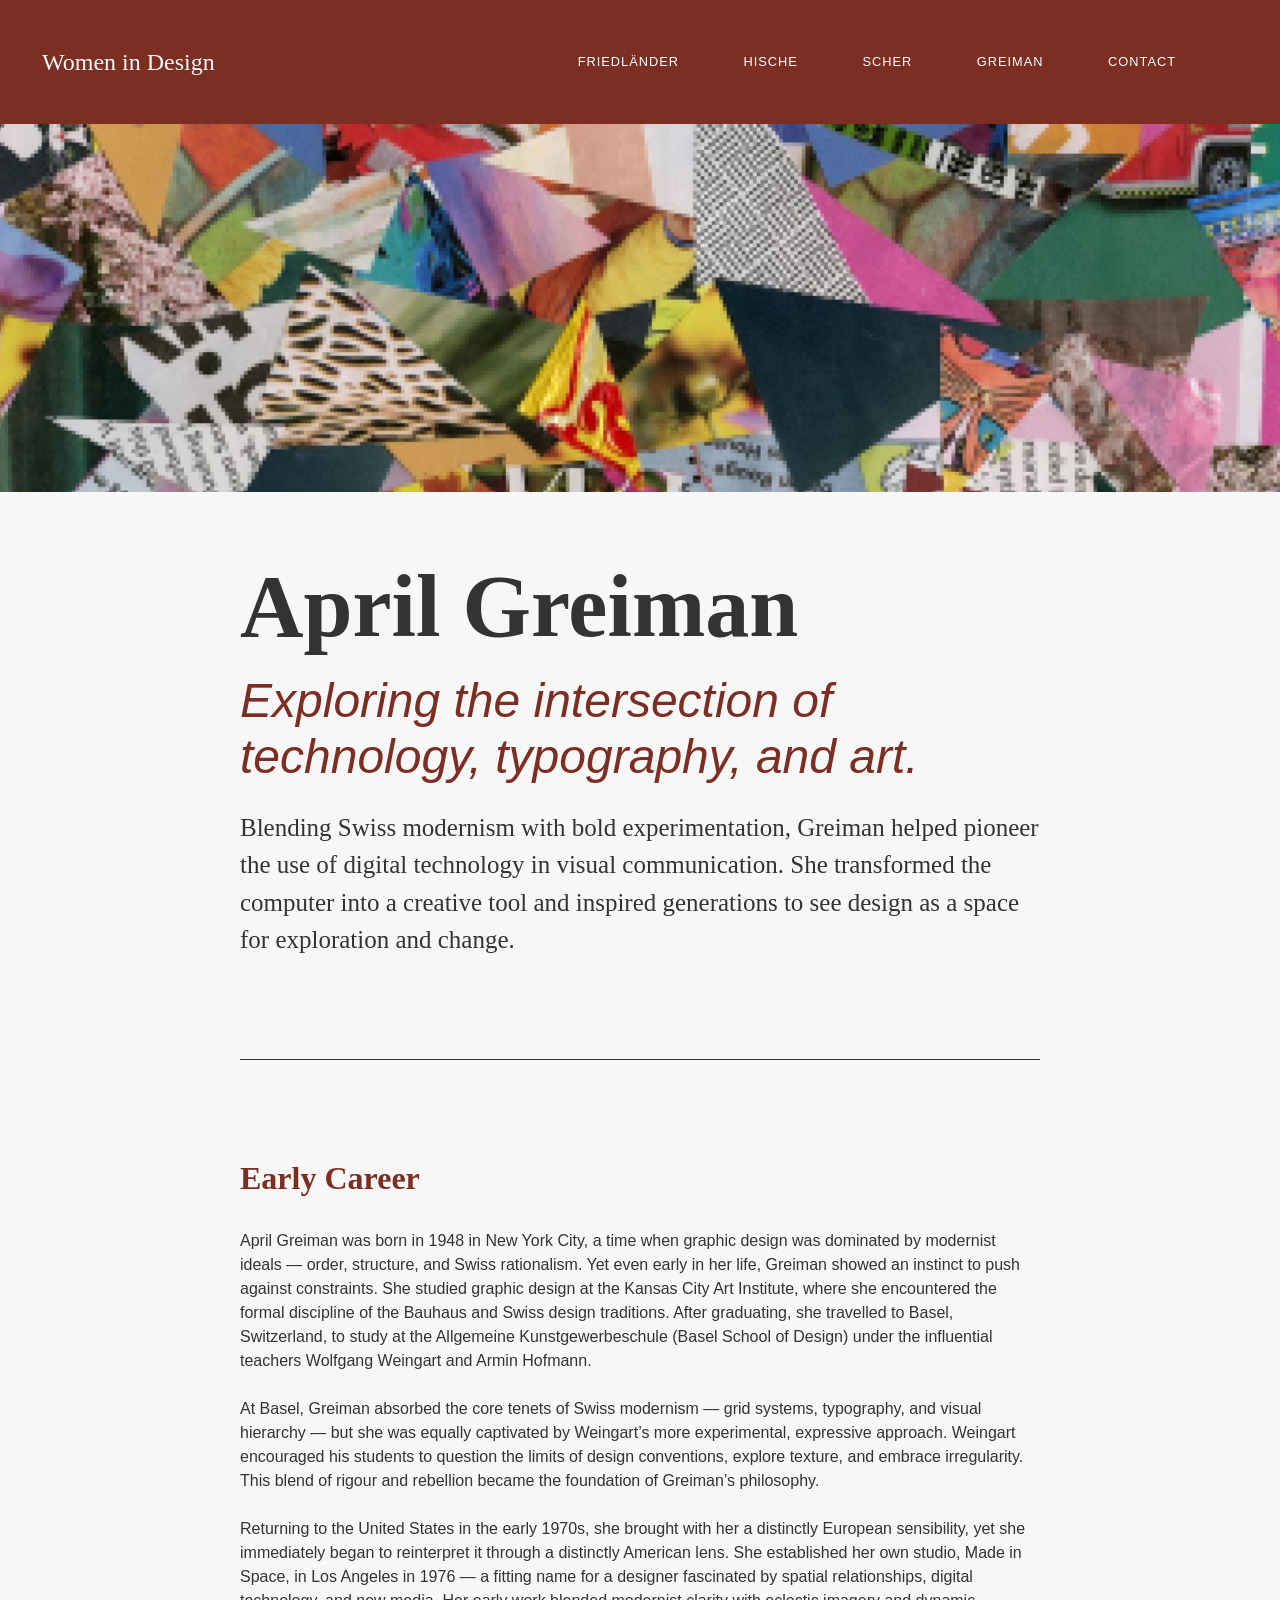
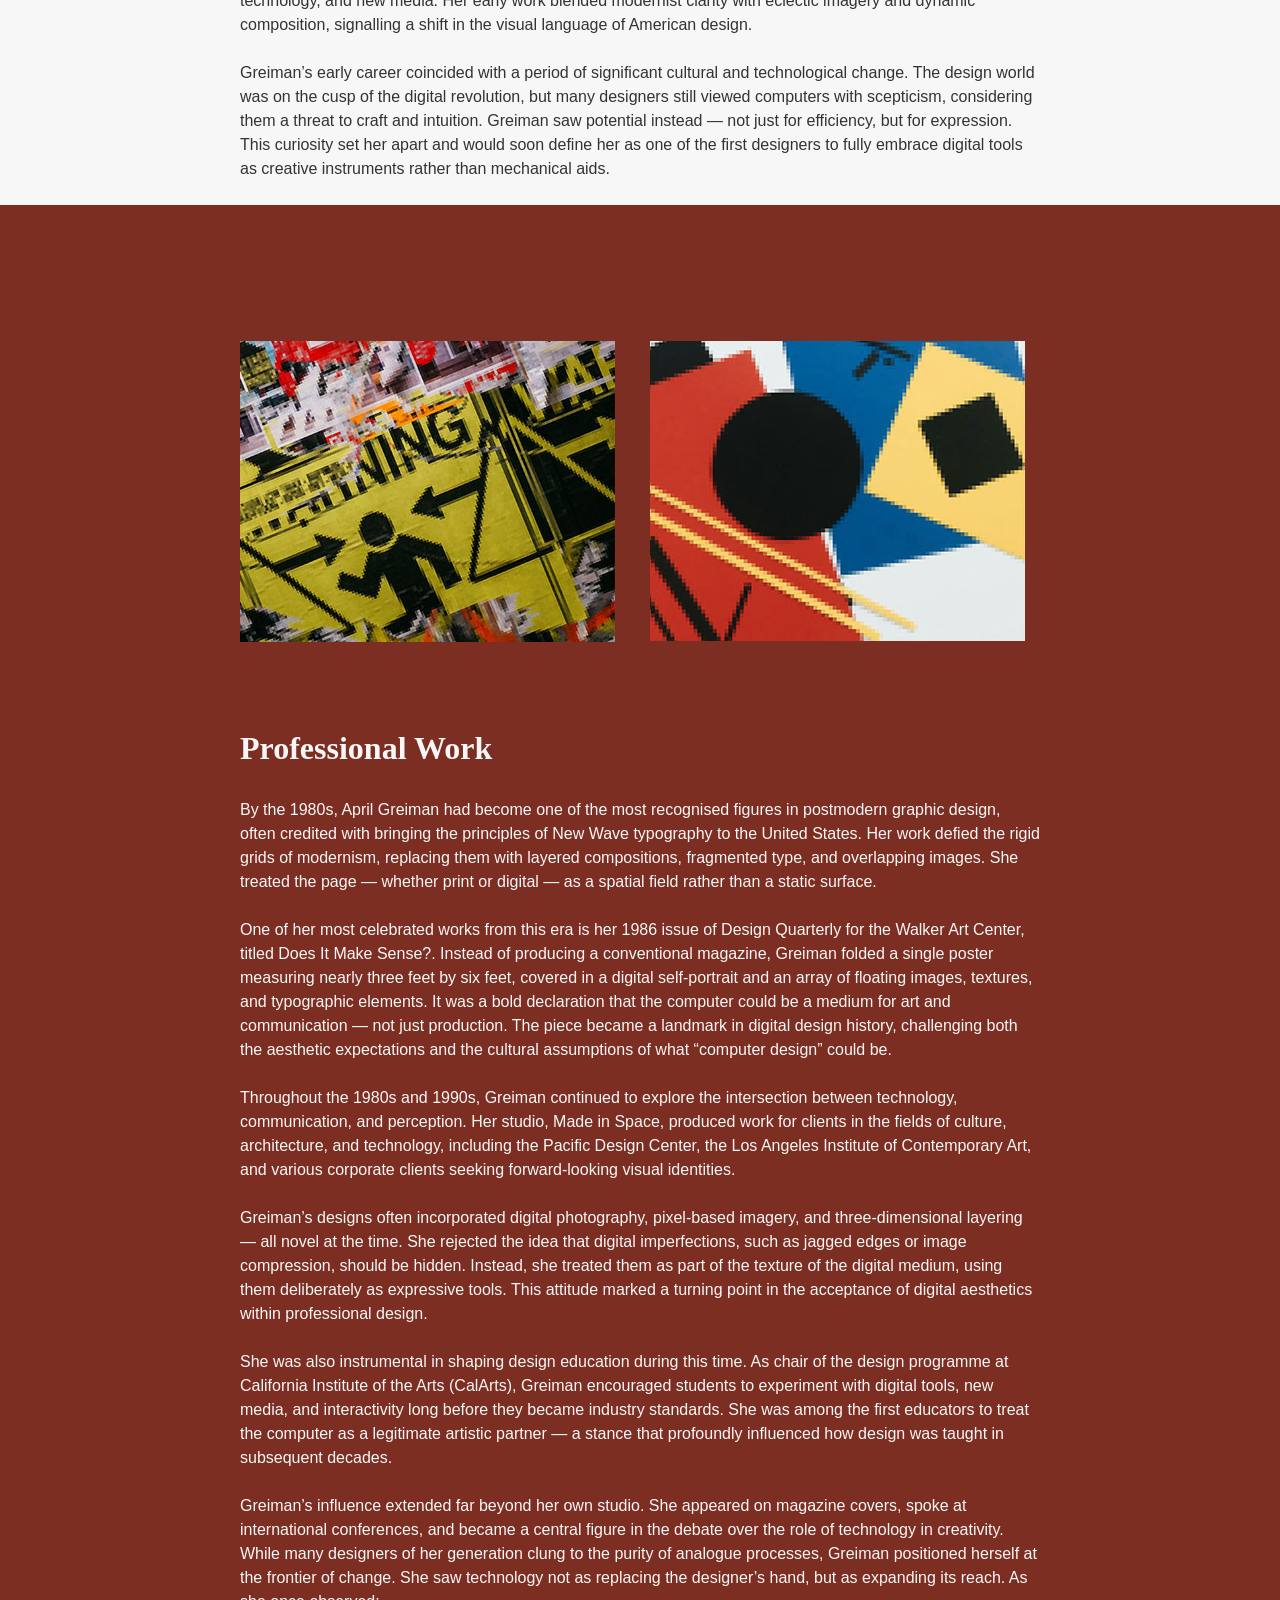
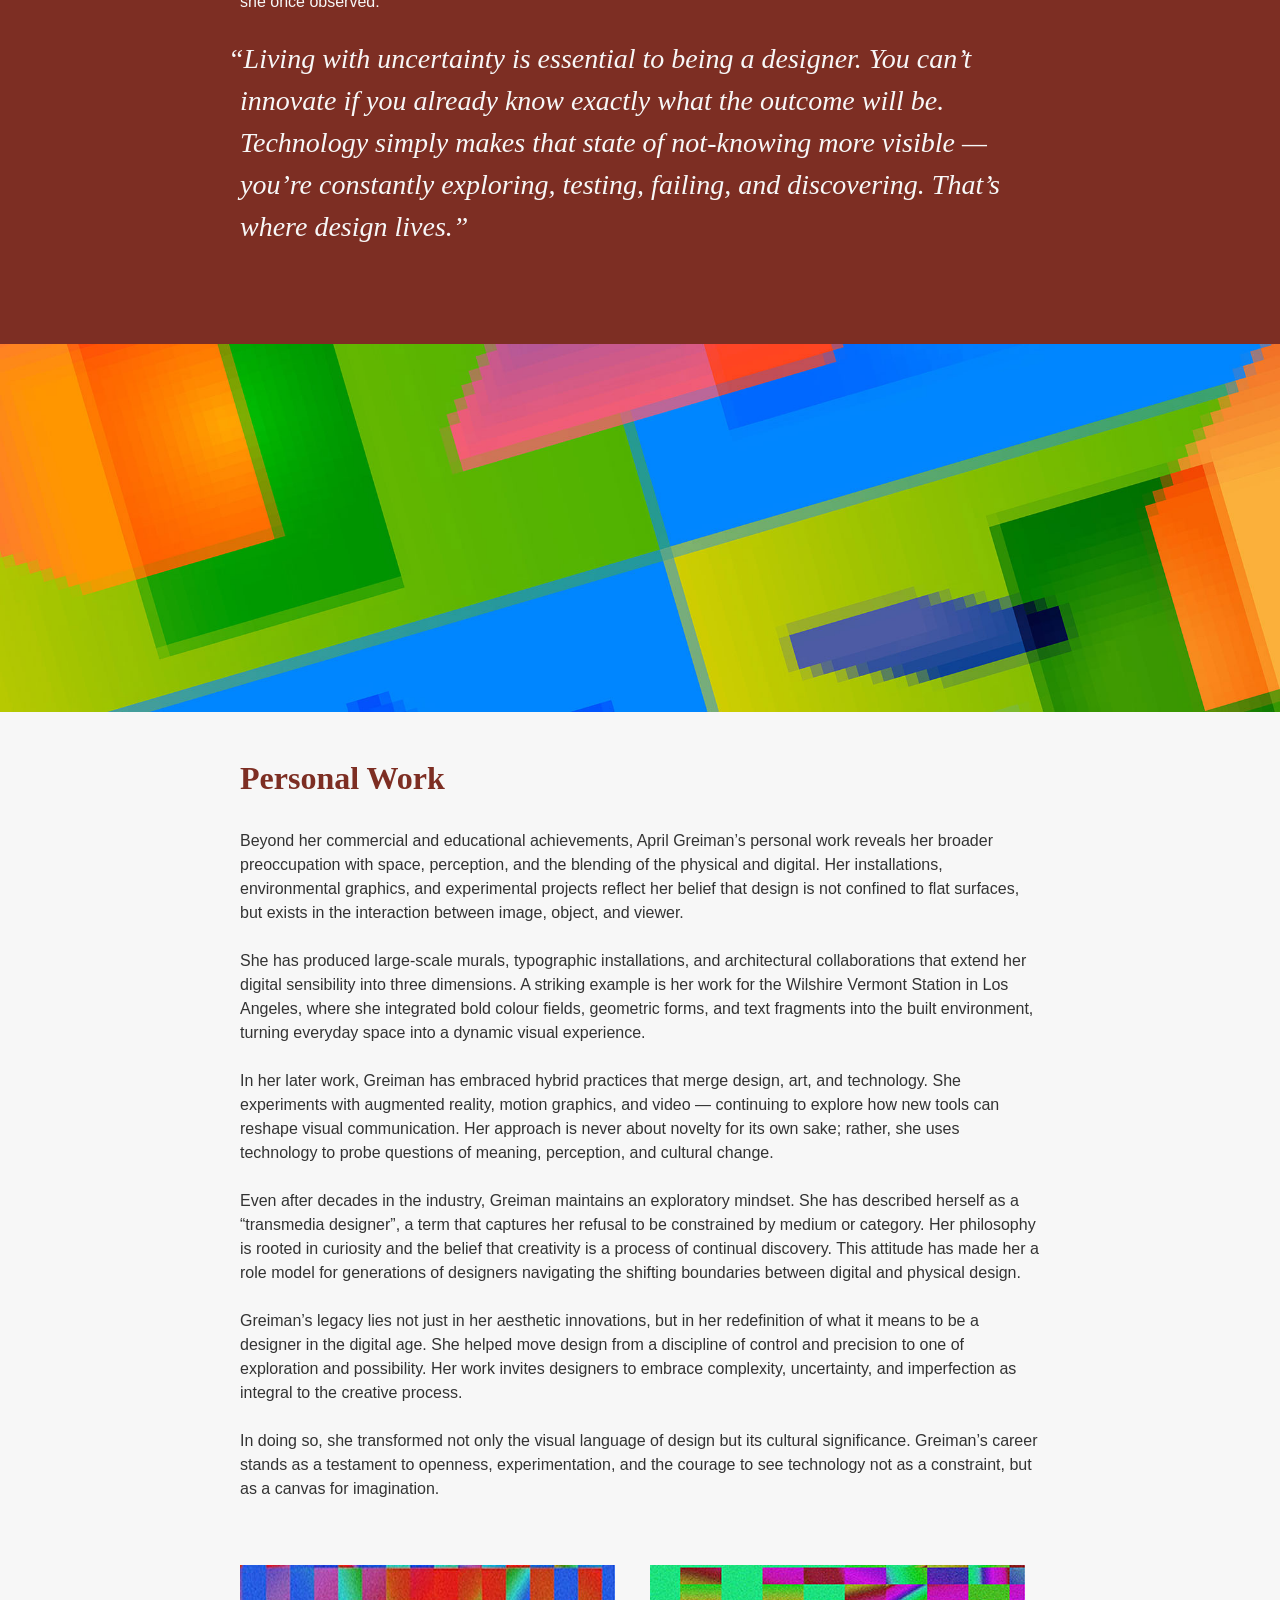
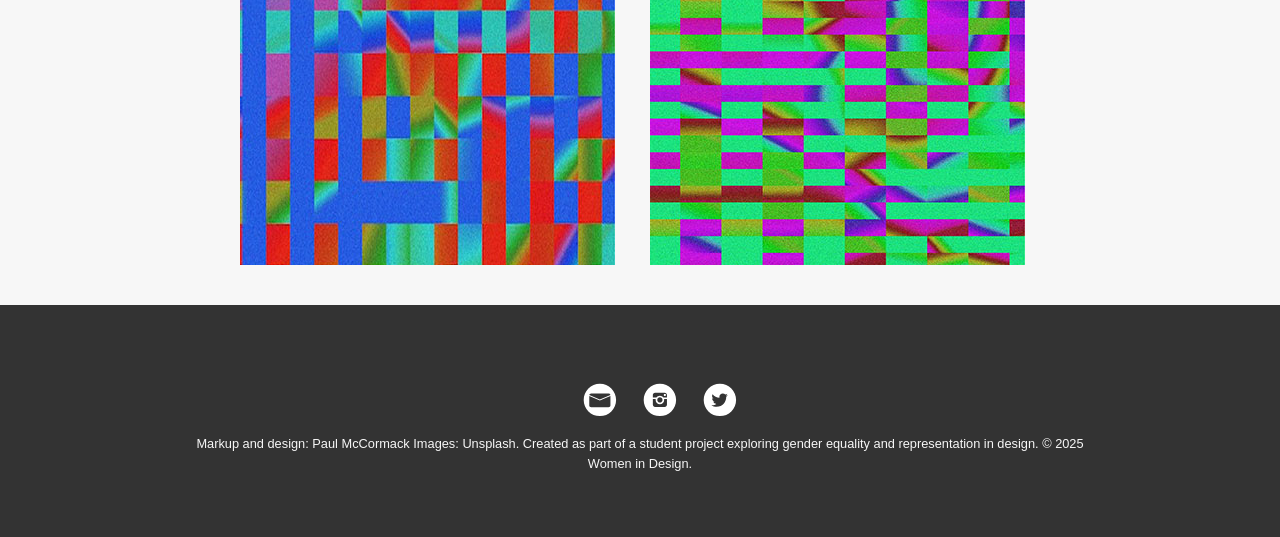
<file: paula_scher.html>
<!DOCTYPE html>
<html lang="en">
<head>
<meta charset="UTF-8">
   <title>April Greiman</title>

    <!-- The line below links our CSS file to this HTML page  -->
    <link href="css/normalize.css" type="text/css" rel="stylesheet" >
    <link href="css/style.css" type="text/css" rel="stylesheet" >
    <link href="css/connections.css" type="text/css" rel="stylesheet" >
    <link href="css/grid.css" type="text/css" rel="stylesheet" >
</head>

<body>
<div class="responsivenav" >
    <div id="logo">
        <!-- Your logo/name goes here -->
        <p><a href="index.html">Women in Design</a></p>
    </div>
    <nav>
        <ul>
          <!--<li class="logo"><a href="index.html">Women in Design</a></li>-->
          <li><a href="#fried">Friedländer</a></li>
          <li><a href="#hische">Hische</a></li>
          <li><a href="#scher">Scher</a></li>
          <li><a href="april_greiman.html">Greiman</a></li>
          <li><a href="#contact"> Contact</a></li>
        </ul>
    </nav>
</div>
     <img src="img/grieman_header.jpg" alt="Opening image showing images of texture and abstract typography" class="topimg"/>  
    <header>
    <h1>April Greiman</h1>

<h2>Exploring the intersection of technology, typography, and art.</h2>

        <p>Blending Swiss modernism with bold experimentation, Greiman helped pioneer the use of digital technology in visual communication. She transformed the computer into a creative tool and inspired generations to see design as a space for exploration and change.</p>
</header>

<section><hr>
<h2>Early Career</h2>
     <p>April Greiman was born in 1948 in New York City, a time when graphic design was dominated by modernist ideals — order, structure, and Swiss rationalism. Yet even early in her life, Greiman showed an instinct to push against constraints. She studied graphic design at the Kansas City Art Institute, where she encountered the formal discipline of the Bauhaus and Swiss design traditions. After graduating, she travelled to Basel, Switzerland, to study at the Allgemeine Kunstgewerbeschule (Basel School of Design) under the influential teachers Wolfgang Weingart and Armin Hofmann.</p>

    <p>At Basel, Greiman absorbed the core tenets of Swiss modernism — grid systems, typography, and visual hierarchy — but she was equally captivated by Weingart’s more experimental, expressive approach. Weingart encouraged his students to question the limits of design conventions, explore texture, and embrace irregularity. This blend of rigour and rebellion became the foundation of Greiman’s philosophy.</p>

    <p>Returning to the United States in the early 1970s, she brought with her a distinctly European sensibility, yet she immediately began to reinterpret it through a distinctly American lens. She established her own studio, Made in Space, in Los Angeles in 1976 — a fitting name for a designer fascinated by spatial relationships, digital technology, and new media. Her early work blended modernist clarity with eclectic imagery and dynamic composition, signalling a shift in the visual language of American design.</p>

    <p>Greiman’s early career coincided with a period of significant cultural and technological change. The design world was on the cusp of the digital revolution, but many designers still viewed computers with scepticism, considering them a threat to craft and intuition. Greiman saw potential instead — not just for efficiency, but for expression. This curiosity set her apart and would soon define her as one of the first designers to fully embrace digital tools as creative instruments rather than mechanical aids.</p>
</section>
<div class="dark">
<section>
        <div class="imgsmall">
        <img src="img/work1.jpg" alt="Not images of Paula Schers work"/>
        <img src="img/work2.jpg" alt="Not images of Paula Schers work"/> 
        </div>
<h2>Professional Work</h2>
    <p>By the 1980s, April Greiman had become one of the most recognised figures in postmodern graphic design, often credited with bringing the principles of New Wave typography to the United States. Her work defied the rigid grids of modernism, replacing them with layered compositions, fragmented type, and overlapping images. She treated the page — whether print or digital — as a spatial field rather than a static surface.</p>

    <p>One of her most celebrated works from this era is her 1986 issue of Design Quarterly for the Walker Art Center, titled Does It Make Sense?. Instead of producing a conventional magazine, Greiman folded a single poster measuring nearly three feet by six feet, covered in a digital self-portrait and an array of floating images, textures, and typographic elements. It was a bold declaration that the computer could be a medium for art and communication — not just production. The piece became a landmark in digital design history, challenging both the aesthetic expectations and the cultural assumptions of what “computer design” could be.</p>

    <p>Throughout the 1980s and 1990s, Greiman continued to explore the intersection between technology, communication, and perception. Her studio, Made in Space, produced work for clients in the fields of culture, architecture, and technology, including the Pacific Design Center, the Los Angeles Institute of Contemporary Art, and various corporate clients seeking forward-looking visual identities.</p>

    <p>Greiman’s designs often incorporated digital photography, pixel-based imagery, and three-dimensional layering — all novel at the time. She rejected the idea that digital imperfections, such as jagged edges or image compression, should be hidden. Instead, she treated them as part of the texture of the digital medium, using them deliberately as expressive tools. This attitude marked a turning point in the acceptance of digital aesthetics within professional design.</p>

    <p>She was also instrumental in shaping design education during this time. As chair of the design programme at California Institute of the Arts (CalArts), Greiman encouraged students to experiment with digital tools, new media, and interactivity long before they became industry standards. She was among the first educators to treat the computer as a legitimate artistic partner — a stance that profoundly influenced how design was taught in subsequent decades.</p>

    <p>Greiman’s influence extended far beyond her own studio. She appeared on magazine covers, spoke at international conferences, and became a central figure in the debate over the role of technology in creativity. While many designers of her generation clung to the purity of analogue processes, Greiman positioned herself at the frontier of change. She saw technology not as replacing the designer’s hand, but as expanding its reach. As she once observed:</p>

    <blockquote>“Living with uncertainty is essential to being a designer. You can’t innovate if you already know exactly what the outcome will be. Technology simply makes that state of not-knowing more visible — you’re constantly exploring, testing, failing, and discovering. That’s where design lives.”</blockquote>
</section>
</div>

     <img src="img/greiman_wide.jpg" alt="Opening image showing images of texture and abstract typography"/>  

<section>

<h2>Personal Work</h2>

    <p>Beyond her commercial and educational achievements, April Greiman’s personal work reveals her broader preoccupation with space, perception, and the blending of the physical and digital. Her installations, environmental graphics, and experimental projects reflect her belief that design is not confined to flat surfaces, but exists in the interaction between image, object, and viewer.</p>

    
    <p>She has produced large-scale murals, typographic installations, and architectural collaborations that extend her digital sensibility into three dimensions. A striking example is her work for the Wilshire Vermont Station in Los Angeles, where she integrated bold colour fields, geometric forms, and text fragments into the built environment, turning everyday space into a dynamic visual experience.</p>

    <p>In her later work, Greiman has embraced hybrid practices that merge design, art, and technology. She experiments with augmented reality, motion graphics, and video — continuing to explore how new tools can reshape visual communication. Her approach is never about novelty for its own sake; rather, she uses technology to probe questions of meaning, perception, and cultural change.</p>

    <p>Even after decades in the industry, Greiman maintains an exploratory mindset. She has described herself as a “transmedia designer”, a term that captures her refusal to be constrained by medium or category. Her philosophy is rooted in curiosity and the belief that creativity is a process of continual discovery. This attitude has made her a role model for generations of designers navigating the shifting boundaries between digital and physical design.</p>

    <p>Greiman’s legacy lies not just in her aesthetic innovations, but in her redefinition of what it means to be a designer in the digital age. She helped move design from a discipline of control and precision to one of exploration and possibility. Her work invites designers to embrace complexity, uncertainty, and imperfection as integral to the creative process.</p>

    <p>In doing so, she transformed not only the visual language of design but its cultural significance. Greiman’s career stands as a testament to openness, experimentation, and the courage to see technology not as a constraint, but as a canvas for imagination.</p>
     <div class="imgsmall">
        <img src="img/work3.jpg" alt="Not images of Paula Schers work"/>
        <img src="img/work4.jpg" alt="Not images of Paula Schers work"/> 
        </div>
</section>
<footer id="contact">
      <ul class="connections">
          <!------------- EMAIL ------------------>
          <li><a href="mailto:p/mccormack@ulster.ac.uk" title="send me an email">
                  <svg width="36" height="36" viewBox="0 0 36 36">
              <g></g>
                    <path  d="M17.902 1.699c-8.949 0-16.203 7.254-16.203 16.203s7.254 16.203 16.203 16.203c8.949 0 16.203-7.254 16.203-16.203 0-8.949-7.254-16.203-16.203-16.203zM9.168 11.487h17.371c0.99 0 1.794 0.699 1.878 1.588l-10.599 4.53-10.532-4.501c0.069-0.903 0.88-1.618 1.881-1.618zM28.434 23.494c0 0.961-0.848 1.739-1.895 1.739h-17.371c-1.047 0-1.895-0.778-1.895-1.739v-9.566l10.558 4.511 0.008-0.013 10.595-4.529v9.597z" fill="#fff"/>
                </svg>
                </a>
                </li>
            <li><a href="https://www.instagram.com/ixdbelfast/" title="Visit the IxD Belfast Instagram account" >
              <svg width="36" height="36" viewBox="0 0 36 36">
              <g></g>
                 <path d="M17.903 1.699c-8.949 0-16.204 7.254-16.204 16.203s7.254 16.203 16.204 16.203c8.948 0 16.203-7.254 16.203-16.203 0-8.949-7.254-16.203-16.203-16.203zM24.957 22.747c0 1.218-0.992 2.206-2.207 2.206h-9.694c-1.221 0-2.207-0.989-2.207-2.206v-5.667h2.87c-0.059 0.267-0.081 0.535-0.081 0.819 0 2.357 1.901 4.26 4.264 4.26 2.352 0 4.263-1.903 4.263-4.26 0-0.284-0.027-0.553-0.080-0.819h2.872v5.667zM15.277 17.899c0-1.451 1.177-2.629 2.624-2.629 1.451 0 2.621 1.177 2.621 2.629 0 1.458-1.17 2.625-2.621 2.625-1.446 0-2.624-1.168-2.624-2.625zM24.957 15.437h-3.572c-0.769-1.089-2.049-1.803-3.484-1.803-1.438 0-2.707 0.713-3.487 1.803h-3.566v-2.385c0-1.22 0.986-2.2 2.207-2.2h9.693c1.216 0 2.207 0.981 2.207 2.2v2.385z" fill="#fff" />
                 <path d="M23.438 11.995h-1.185c-0.215 0-0.399 0.174-0.399 0.39v1.182c0 0.224 0.183 0.399 0.399 0.399h1.185c0.21 0 0.393-0.176 0.393-0.399v-1.182c0-0.216-0.181-0.39-0.393-0.39z" fill="#fff" />
               </svg>
               </a>
                 </li>
          <li><a href="https://twitter.com/eleventhirty" title="Follow me on Twitter">
                    <svg width="36" height="36" viewBox="0 0 36 36">
                    <g></g>
                       <path  d="M17.9,1.7C9,1.7,1.7,9,1.7,17.9S9,34.1,17.9,34.1c8.9,0,16.2-7.3,16.2-16.2S26.9,1.7,17.9,1.7z M24.2,14.8
                       c0,0.1,0,0.3,0,0.4c0,4.4-3.4,9.6-9.6,9.6c-1.9,0-3.7-0.5-5.2-1.5c0.3,0,0.5,0,0.8,0c1.6,0,3-0.5,4.2-1.4c-1.5,0-2.7-1-3.1-2.3
                       c0.2,0,0.4,0.1,0.6,0.1c0.3,0,0.6,0,0.9-0.1c-1.5-0.3-2.7-1.7-2.7-3.3v0c0.4,0.2,1,0.4,1.5,0.4c-0.9-0.6-1.5-1.6-1.5-2.8
                       c0-0.6,0.2-1.2,0.5-1.7c1.7,2,4.1,3.4,6.9,3.5c-0.1-0.2-0.1-0.5-0.1-0.8c0-1.9,1.5-3.4,3.4-3.4c1,0,1.8,0.4,2.5,1.1
                       c0.8-0.2,1.5-0.4,2.1-0.8c-0.3,0.8-0.8,1.4-1.5,1.9c0.7-0.1,1.3-0.3,1.9-0.5C25.4,13.7,24.9,14.3,24.2,14.8L24.2,14.8z" fill="#fff"/>
                     </svg>
                     </a>
                 </li>
            </ul>
    <p>Markup and design: Paul McCormack Images: Unsplash. Created as part of a student project exploring gender equality and representation in design. © 2025 Women in Design.</p>
</footer>

</body>
</html>
</file>
<file: css/style.css>
body {
    background: #f7f7f7;
    color: #333;
    font-family: 'Merriweather sans', sans-serif; }

section, header {
    width: 80%;
    max-width: 800px;
    margin: auto;}

img {
    display: block;
    padding: 0;
    max-width: 100%;
}

.mainimg {
    margin : 4em auto ;
}
.kernloose {letter-spacing: 5px;}
.imgbtm {margin-bottom: 4rem;}

.topimg {
    margin-top: 0;
    margin-bottom: 4rem;
}

/*---- Styling typography ---*/
h1, h2, blockquote {
    color: #7D2E23; 
    font-family: 'Merriweather', serif;
}

p, blockquote {
    line-height: 1.5;
    margin-bottom: 1.5rem;
}

h1 {
    font-size: 5.5rem;
    color: #333;
    font-weight:800;
    margin: 2rem 0 1rem 0;
    }

h2 {
    font-size: 2rem;
    margin: 3rem 0 2rem 0;
}

blockquote {
    font-size: 1.75rem;
    font-style: italic;
    margin: 0;
    hanging-punctuation: first;
    text-indent: -0.75rem;
}

cite {
    font-size: 1.5rem;
    text-transform: uppercase;
    color: #333;
    font-style: normal;
}

header h2 {
    font-size: 3rem;
    font-style: italic;
    font-family: 'Merriweather sans', sans-serif; 
    margin-top: 0;
    margin-bottom: 1.5rem;
    font-weight: 300;
}

header p {
    font-size: 1.562rem;
    margin-bottom: 4rem;
    font-family: 'Merriweather', serif;
}

.lined {
  display: flex;
  align-items: centre;
  gap: 2rem;
  
}

.lined::before,
.lined::after {
    margin-top: 1rem;
  content: "";
  flex: 1;
  height: 10px;
  background: #fff; /* Change to suit your design */
}

/*-- Stying links ---*/
a {
    color: #7D2E23;
   text-decoration: none;
}
a:hover {
    color: #333;
    border-bottom: 1px dotted;
}

/*--- SET UP A RSPONSIVE NAV --*/

.responsivenav {
    background: #7D2E23;
    padding: 10px;
    display: flex;
    justify-content: space-between;
    align-items: center;
}
    

#logo {     
    font-size: 1.5rem;
    color: #f7f7f7;
    font-family: 'Merriweather', serif;
    padding-left: 32px; }

#logo a {
    color: #f7f7f7;
    text-decoration: none;
}

#logo a:hover {
    opacity: 0.7;
    border-bottom: none;
}

hr {
    margin: 100px 0;
    height: 1px;
    background-color: #333;
    border: 0 none;
}

nav {display: flex;
    padding: 2rem 0;
    font-size: 0.8rem;}

nav ul {
        text-align: right;
        text-transform: uppercase;
        letter-spacing: 1px;
        list-style-type: none; 
        padding-right: 64px;
        }

nav ul li {
    display: inline;
    margin: 10px;
}

nav a {
    color: white;
    text-decoration: none;
    padding: 10px;
    margin: 0 10px;}

nav a:hover {
    color: #f7f7f7;
    opacity: 0.6;
    border-bottom: none;}

/*-- ALIGN IMAGES HORIZONTALLY --*/

.imgsmall {
    max-width: 800px;
    margin: auto;
    padding: 40px 0;
    display: grid;
    grid-gap: 20px;
  
  /*------------ TO CREATE A THREE COLUMN GRID REDUCE 375PX TO 250PX -----------*/  
  grid-template-columns: repeat(auto-fill, minmax(375px, 1fr)) ; 
  }
/*-- STYLING SCHER SECTION --*/

.dark {
    background: #7D2E23;
    color: #f7f7f7;
    padding: 6rem 0;
}

.dark h2, blockquote, cite {
    color: #f7f7f7;
}

.dark a {
    color: #f7f7f7;
    font-weight: bold;
    border-bottom: 1px dotted;
}

.list ul{
    line-height: 1.5;
    margin-left: 0;
}

.list li {
    margin-bottom: 1rem;
    list-style-type: none;
    margin-left: -2.5rem; 
}


footer {
    background: #333;
    text-align: center;
    font-size: 0.8rem;
    color: #f7f7f7;
    padding: 4rem 0}

footer p {
    margin: 0 12rem;}

footer a {
    color: #f9b082;}

footer a:hover {
    color: #f7f7f7;
    transition: all 0.3s ease-in-out;
}

.connections{
    position: relative;
    margin: 0 auto;}
    
.connections ul{
    margin: 0;
    padding: 0;}

.connections li{
    margin: 0 10px;
    padding: 0;
    list-style: none;
    display: inline-block;  }

.connections a:link{
        border-bottom: none;       }

.connections img, .connections svg{
    border: none;}

.connections a:hover img, .connections a:hover svg{
    border-bottom: none;}
      
 .connections svg {
    margin: 2rem auto;}
      
.connections a:hover svg path {
    fill: #333;
    transition: all 0.2s ease-in-out;}
      
footer .connections a:hover svg path {
    fill:  #c2c2c2;
    transition: all 0.2s ease-in-out;}
      

/*-- ADDING MEDIA QUERIES FOR DIFFERENT DEVICES --*/
@media (max-width: 600px) {
    nav {
      flex-direction: column;
      align-items: center;
    }

    #logo {
      order: 2;
      margin-bottom: 10px;
    }

    nav ul li {
       display: list-item;
        margin: 10px;
    }
  }
</file>
<file: css/connections.css>
.connections{
    position: relative;
    margin: 0 auto;
  }
  .connections ul{
    margin: 0;
    padding: 0;
  }
  .connections li{
    margin: 0 10px;
    padding: 0;
    list-style: none;
    display: inline-block;  
  }
  .connections a:link{
    border-bottom: none;
  }
  .connections img,
  .connections svg{
    border: none;
  }
  .connections a:hover img,
  .connections a:hover svg{
    border-bottom: none;}
  
  .connections svg {
        margin: 1em auto;}
  
  .connections a:hover svg path {
        fill: #D8C385;
        transition: all 0.3s ease-in-out;}
  
  footer .connections a:hover svg path {
          fill:  #D8C385;
          transition: all 0.3s ease-in-out;}
</file>
<file: css/grid.css>
/* ====== DESIGNER GRID ====== */
    .designers {
      display: grid;
      grid-template-columns: repeat(auto-fit, minmax(400px, 1fr));
      gap: 2rem;
      max-width: 1100px;
      margin: 0 auto 4rem;
      padding: 0 1rem;
    }

      .designers a {
      border-bottom: none;
    }

    .designer-card {
      background-color: #fff;
      border-radius: 12px;
      box-shadow: 0 2px 8px rgba(0, 0, 0, 0.08);
      overflow: hidden;
      transition: transform 0.8s ease, box-shadow 0.8s ease;
      margin: 4rem 0;
    }

    .designer-card:hover {
      transform: translateY(-5px);
      box-shadow: 0 4px 12px rgba(0, 0, 0, 0.12);
    }

    .designer-card img {
      height: 300px;
      object-fit: cover;
      width: 100%;
    }

    .designer-card h3 {
      font-size: 1.25rem;
      margin: 1rem;
      color: #111;
    }

    .designer-card p {
      margin: 0 1rem 1.5rem;
      color: #555;
      font-size: 0.95rem;
    }

    /* ====== RESPONSIVE ====== */
    @media (max-width: 600px) {
      .hero-content h2 {
        font-size: 1.75rem;
      }
      .intro h2 {
        font-size: 1.5rem;
      }
    }
</file>
